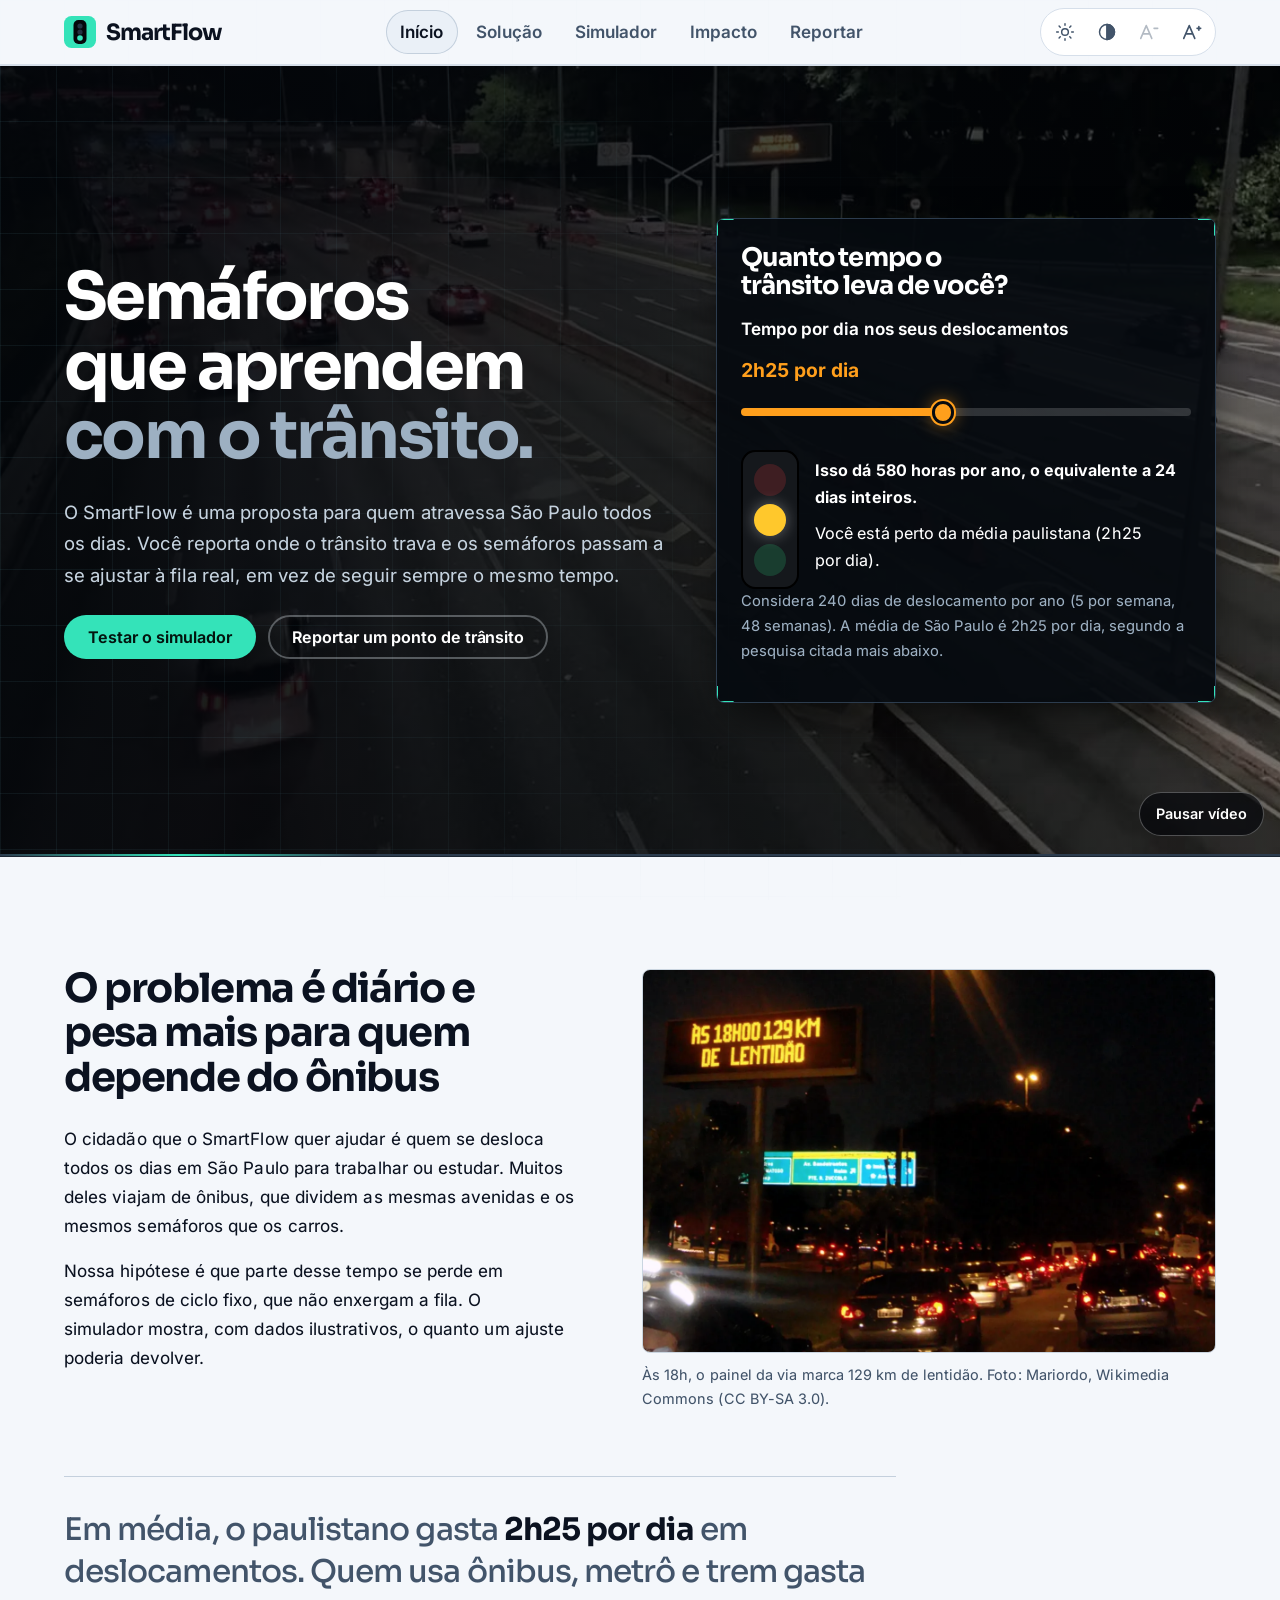
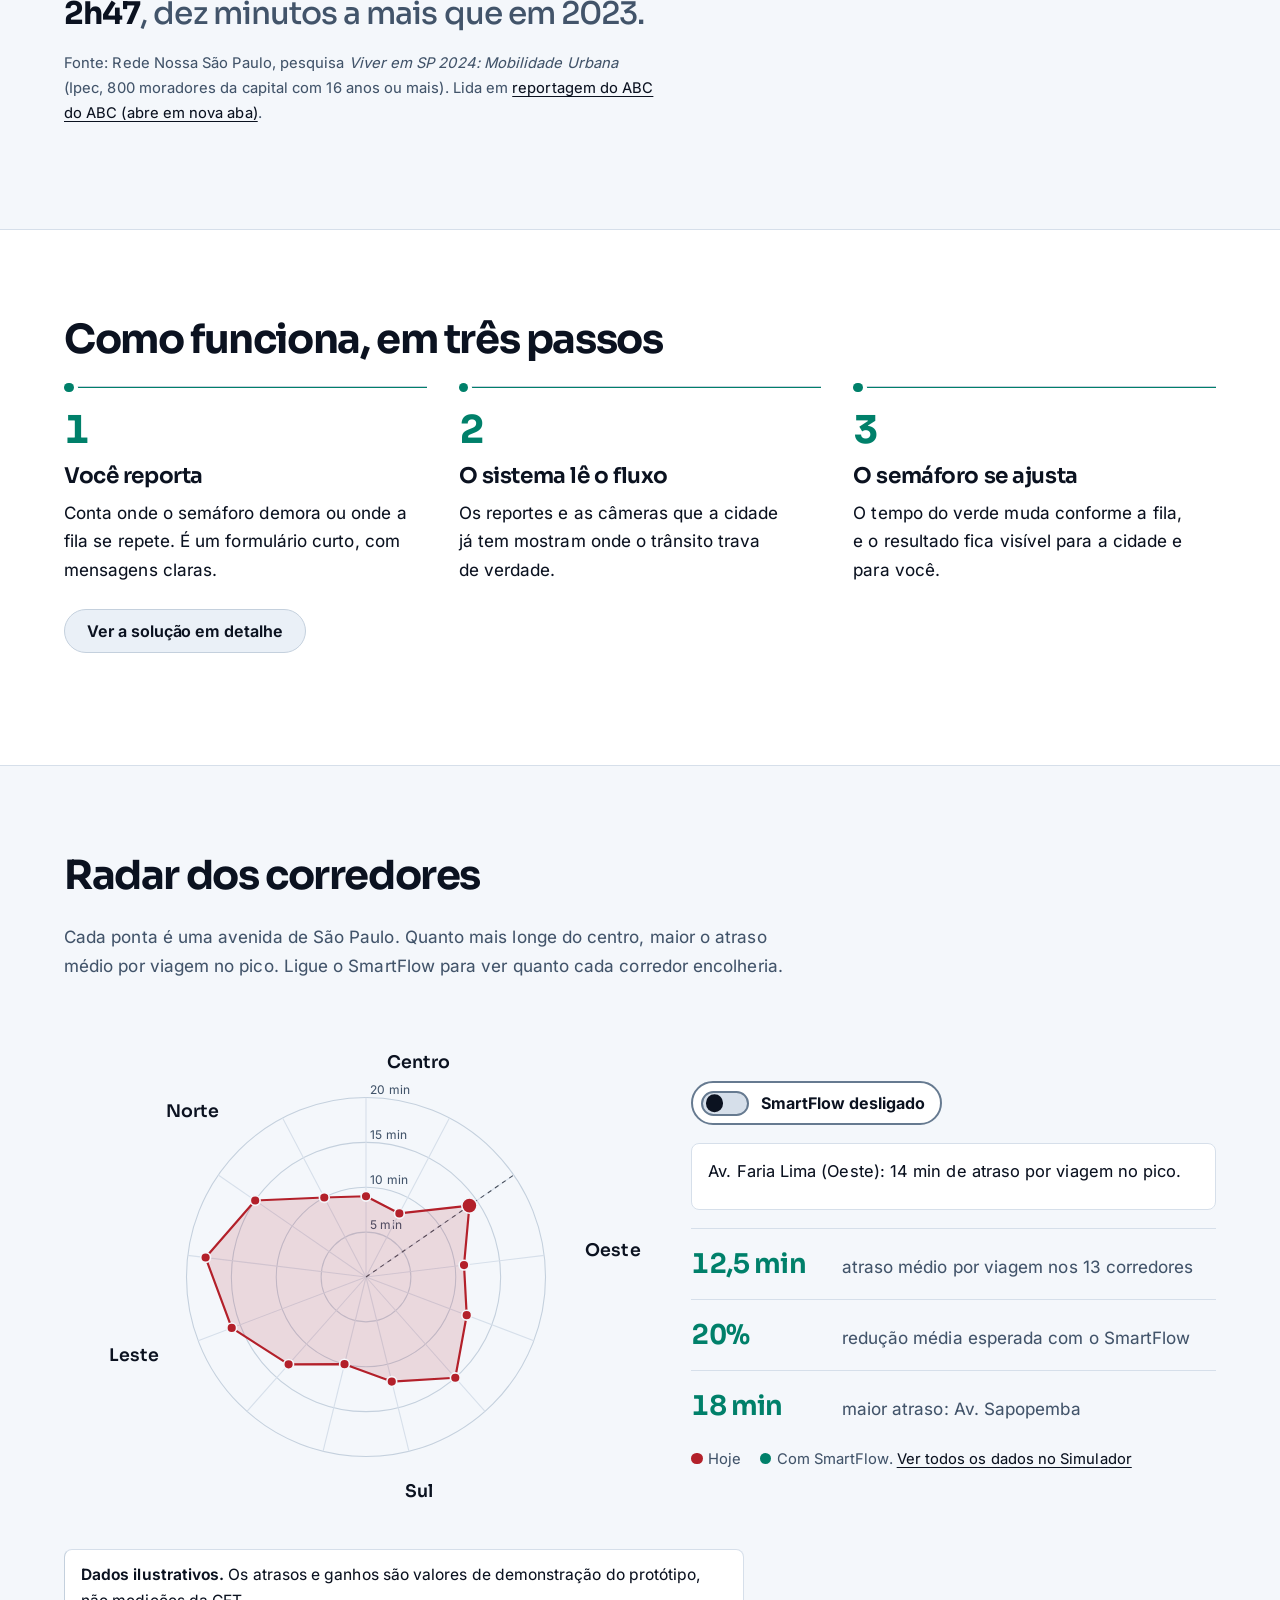
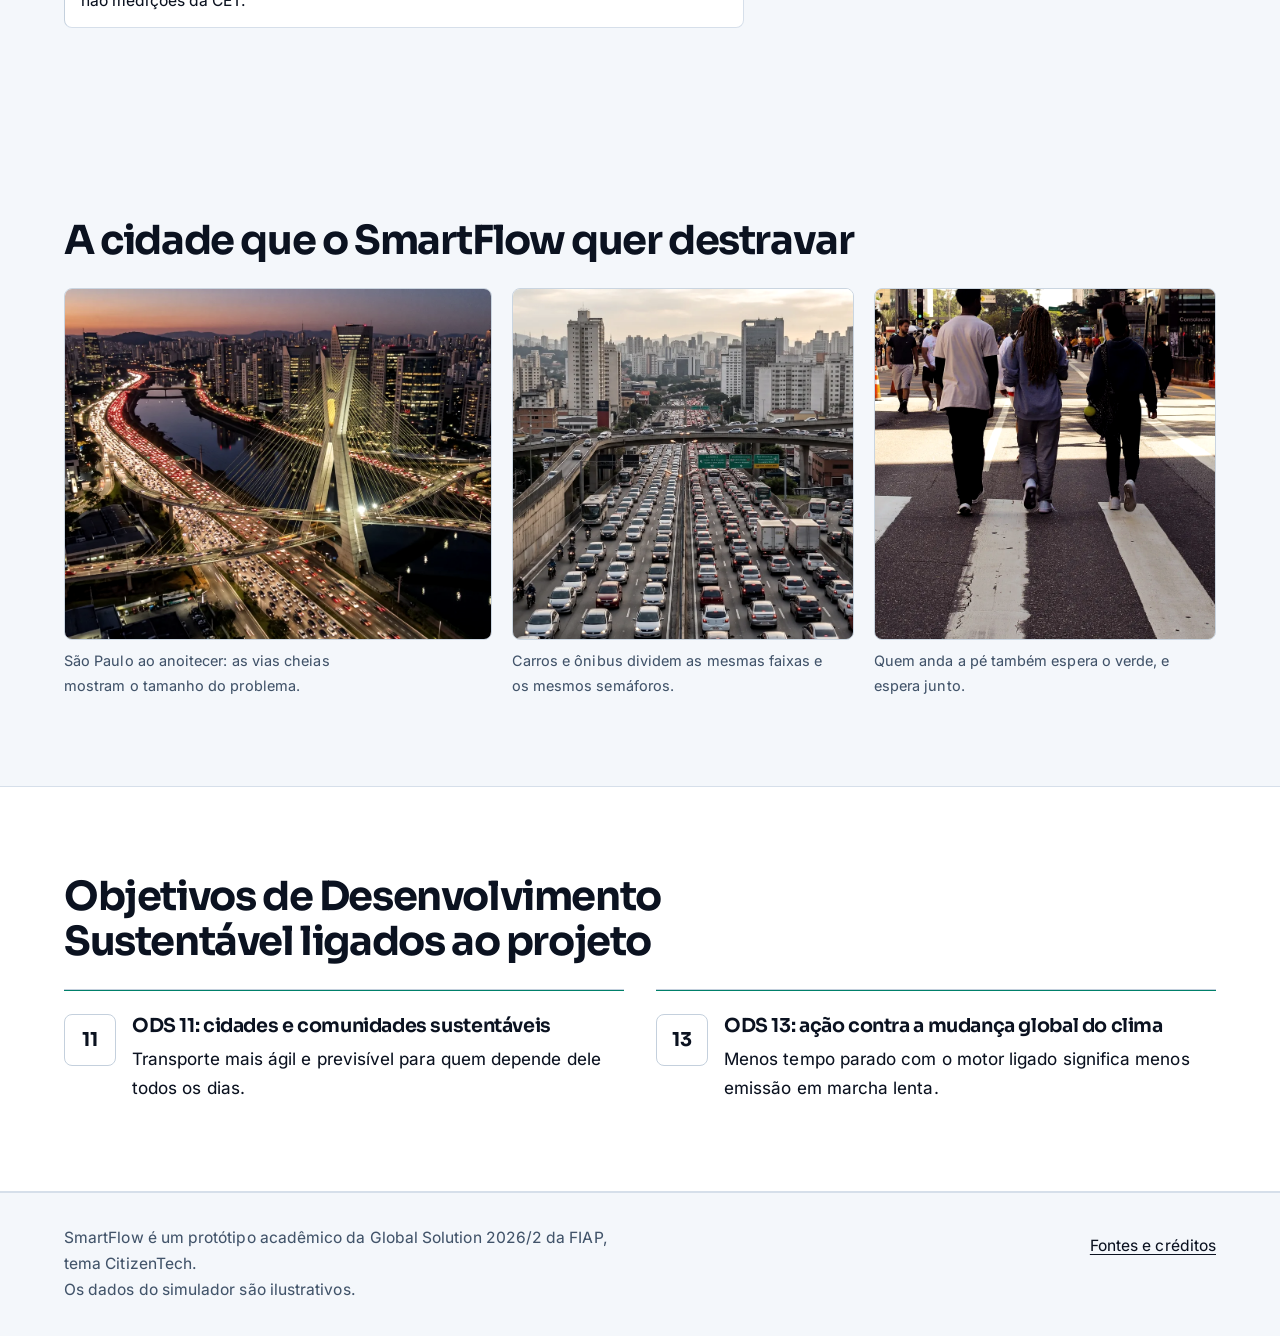
<file: index.html>
<!DOCTYPE html>
<html lang="pt-BR">
<head>
  <meta charset="UTF-8">
  <meta name="viewport" content="width=device-width, initial-scale=1">
  <title>SmartFlow: semáforos que aprendem com o trânsito</title>
  <meta name="description" content="Proposta CitizenTech para reduzir o tempo que o paulistano perde no trânsito, com semáforos que se adaptam ao fluxo real.">
  <meta property="og:type" content="website">
  <meta property="og:locale" content="pt_BR">
  <meta property="og:title" content="SmartFlow: semáforos que aprendem com o trânsito">
  <meta property="og:description" content="Proposta CitizenTech para reduzir o tempo que o paulistano perde no trânsito, com semáforos que se adaptam ao fluxo real.">
  <link rel="icon" type="image/svg+xml" href="img/favicon.svg">
  <link rel="icon" type="image/x-icon" sizes="any" href="img/favicon.ico">
  <link rel="apple-touch-icon" href="img/apple-touch-icon.png">
  <meta name="theme-color" content="#05070B">
  <script src="js/tema.js"></script>
  <link rel="stylesheet" href="css/fontes.css">
  <link rel="stylesheet" href="css/base.css">
  <link rel="stylesheet" href="css/home.css">
  <link rel="stylesheet" href="css/cidade.css">
  <script src="js/comum.js" defer></script>
  <script src="js/movimento.js" defer></script>
  <script src="js/dados.js" defer></script>
  <script src="js/home.js" defer></script>
  <script src="js/radar.js" defer></script>
</head>
<body>
  <div class="progresso" aria-hidden="true"></div>
  <a class="pular" href="#conteudo">Pular para o conteúdo</a>

  <header class="topo">
    <div class="container topo-interno">
      <a class="marca" href="index.html">
        <img src="img/logo-smartflow.svg" alt="" width="32" height="32">
        <span>SmartFlow</span>
      </a>
      <button type="button" class="menu-toggle" aria-expanded="false" aria-controls="menu-principal">Menu</button>
      <nav aria-label="Principal">
        <ul class="menu-lista" id="menu-principal">
        <li><a href="index.html" aria-current="page">Início</a></li>
        <li><a href="pages/solucao.html">Solução</a></li>
        <li><a href="pages/simulador.html">Simulador</a></li>
        <li><a href="pages/impacto.html">Impacto</a></li>
        <li><a href="pages/reportar.html">Reportar</a></li>
        </ul>
      </nav>
      <div class="preferencias" role="group" aria-label="Aparência e leitura">
        <button type="button" class="controle controle-tema" id="btn-tema" role="switch" aria-checked="false" aria-label="Tema claro" title="Alternar entre tema escuro e claro">
          <svg class="ic ic-sol" viewBox="0 0 24 24" width="20" height="20" fill="none" stroke="currentColor" stroke-width="1.75" stroke-linecap="round" stroke-linejoin="round" aria-hidden="true" focusable="false"><circle cx="12" cy="12" r="4"/><path d="M12 2v2M12 20v2M4.9 4.9l1.4 1.4M17.7 17.7l1.4 1.4M2 12h2M20 12h2M4.9 19.1l1.4-1.4M17.7 6.3l1.4-1.4"/></svg>
          <svg class="ic ic-lua" viewBox="0 0 24 24" width="20" height="20" fill="none" stroke="currentColor" stroke-width="1.75" stroke-linecap="round" stroke-linejoin="round" aria-hidden="true" focusable="false"><path d="M20.5 14.2A8.5 8.5 0 0 1 9.8 3.5a8.5 8.5 0 1 0 10.7 10.7z"/></svg>
        </button>
        <button type="button" class="controle" id="btn-contraste" aria-pressed="false" aria-label="Alto contraste" title="Alto contraste">
          <svg class="ic" viewBox="0 0 24 24" width="20" height="20" fill="none" stroke="currentColor" stroke-width="1.75" stroke-linecap="round" stroke-linejoin="round" aria-hidden="true" focusable="false"><circle cx="12" cy="12" r="9"/><path d="M12 3v18" /><path d="M12 3a9 9 0 0 1 0 18z" fill="currentColor"/></svg>
        </button>
        <button type="button" class="controle controle-a" id="btn-fonte-menos" aria-label="Diminuir texto" title="Diminuir texto"><svg class="ic" viewBox="0 0 24 24" width="22" height="22" fill="none" stroke="currentColor" stroke-width="1.75" stroke-linecap="round" stroke-linejoin="round" aria-hidden="true" focusable="false"><path d="M3 19 9 5l6 14M5.2 14h7.6"/><path d="M17.5 8h4"/></svg></button>
        <button type="button" class="controle controle-a" id="btn-fonte-mais" aria-label="Aumentar texto" title="Aumentar texto"><svg class="ic" viewBox="0 0 24 24" width="22" height="22" fill="none" stroke="currentColor" stroke-width="1.75" stroke-linecap="round" stroke-linejoin="round" aria-hidden="true" focusable="false"><path d="M3 19 9 5l6 14M5.2 14h7.6"/><path d="M17.5 8h4M19.5 6v4"/></svg></button>
      </div>
    </div>
  </header>

  <main id="conteudo" tabindex="-1">

    <section class="heroi" aria-labelledby="titulo-heroi">
      <video class="heroi-video" id="heroi-video" autoplay muted loop playsinline poster="img/fotos/video-marginal.jpg" aria-hidden="true" tabindex="-1">
        <source src="img/fotos/video-marginal.mp4" type="video/mp4">
      </video>
      <div class="heroi-veu" aria-hidden="true"></div>
      <div class="container heroi-grade">
        <div class="heroi-texto">
          <h1 id="titulo-heroi">Semáforos que aprendem <span class="cor">com o trânsito.</span></h1>
          <p>O SmartFlow é uma proposta para quem atravessa São Paulo todos os dias. Você reporta onde o trânsito trava e os semáforos passam a se ajustar à fila real, em vez de seguir sempre o mesmo tempo.</p>
          <div class="grupo-botoes">
            <a class="botao botao-faixa" href="pages/simulador.html">Testar o simulador</a>
            <a class="botao botao-contorno" href="pages/reportar.html">Reportar um ponto de trânsito</a>
          </div>
        </div>
      
        <section class="calculadora" aria-labelledby="titulo-calc">
          <h2 id="titulo-calc">Quanto tempo o trânsito leva de você?</h2>
          <div class="calc-rotulo">
            <label for="minutos">Tempo por dia nos seus deslocamentos</label>
            <output class="calc-valor" id="minutos-valor" for="minutos">2h25 por dia</output>
          </div>
          <input type="range" id="minutos" min="20" max="300" step="5" value="145" aria-describedby="calc-nota">
          <div class="calc-resultado" aria-live="polite">
            <div class="semaforo" id="semaforo" data-estado="amarelo" aria-hidden="true">
              <span class="lampada lampada-vermelha"></span>
              <span class="lampada lampada-amarela"></span>
              <span class="lampada lampada-verde"></span>
            </div>
            <div class="calc-texto">
              <p class="calc-destaque" id="calc-frase"></p>
              <p id="calc-comparacao"></p>
            </div>
          </div>
          <p class="nota" id="calc-nota">Considera 240 dias de deslocamento por ano (5 por semana, 48 semanas). A média de São Paulo é 2h25 por dia, segundo a pesquisa citada mais abaixo.</p>
        </section>
      </div>
      <button type="button" class="btn-video" id="btn-video" aria-pressed="false">Pausar vídeo</button>
    </section>

    <section class="secao" aria-labelledby="t-problema">
      <div class="container grade-2 problema">
        <div>
          <h2 id="t-problema">O problema é diário e pesa mais para quem depende do ônibus</h2>
          <p>O cidadão que o SmartFlow quer ajudar é quem se desloca todos os dias em São Paulo para trabalhar ou estudar. Muitos deles viajam de ônibus, que dividem as mesmas avenidas e os mesmos semáforos que os carros.</p>
          <p>Nossa hipótese é que parte desse tempo se perde em semáforos de ciclo fixo, que não enxergam a fila. O simulador mostra, com dados ilustrativos, o quanto um ajuste poderia devolver.</p>
        </div>
        <figure class="foto-secao foto-alta">
          <img src="img/fotos/sp-marginal-lentidao.webp" alt="Marginal à noite com fila de carros de faróis acesos sob um painel que marca 129 quilômetros de lentidão às 18 horas." width="1280" height="853">
          <figcaption>Às 18h, o painel da via marca 129 km de lentidão. Foto: Mariordo, Wikimedia Commons (CC BY-SA 3.0).</figcaption>
        </figure>
      </div>
      <div class="container">
        <aside class="dado-frase" aria-label="Dado de referência">
          <p class="dado-destaque">Em média, o paulistano gasta <strong>2h25 por dia</strong> em deslocamentos. Quem usa ônibus, metrô e trem gasta <strong>2h47</strong>, dez minutos a mais que em 2023.</p>
          <p class="fonte">Fonte: Rede Nossa São Paulo, pesquisa <em>Viver em SP 2024: Mobilidade Urbana</em> (Ipec, 800 moradores da capital com 16 anos ou mais). Lida em <a href="https://abcdoabc.com.br/tempo-gasto-no-transporte-publico-na-cidade-de-sp-sobe-10-minutos-em-um-ano/" target="_blank" rel="noopener noreferrer">reportagem do ABC do ABC (abre em nova aba)</a>.</p>
        </aside>
      </div>
    </section>

    <section class="secao secao-clara" aria-labelledby="t-como">
      <div class="container">
        <h2 id="t-como" class="secao-titulo">Como funciona, em três passos</h2>
        <ol class="passos">
          <li>
            <h3>Você reporta</h3>
            <p>Conta onde o semáforo demora ou onde a fila se repete. É um formulário curto, com mensagens claras.</p>
          </li>
          <li>
            <h3>O sistema lê o fluxo</h3>
            <p>Os reportes e as câmeras que a cidade já tem mostram onde o trânsito trava de verdade.</p>
          </li>
          <li>
            <h3>O semáforo se ajusta</h3>
            <p>O tempo do verde muda conforme a fila, e o resultado fica visível para a cidade e para você.</p>
          </li>
        </ol>
        <div class="grupo-botoes">
          <a class="botao botao-escuro" href="pages/solucao.html">Ver a solução em detalhe</a>
        </div>
      </div>
    </section>

    <section class="secao secao-radar" aria-labelledby="t-radar">
      <div class="container">
        <h2 id="t-radar" class="secao-titulo">Radar dos corredores</h2>
        <p class="radar-intro">Cada ponta é uma avenida de São Paulo. Quanto mais longe do centro, maior o atraso médio por viagem no pico. Ligue o SmartFlow para ver quanto cada corredor encolheria.</p>
        <div class="radar-grade">
          <div class="radar-caixa" id="radar-caixa" tabindex="0" role="group" aria-label="Radar dos corredores. Use as setas do teclado para percorrer as avenidas.">
            <svg id="radar-svg" viewBox="0 0 500 500" role="img" aria-label="Radar dos corredores de São Paulo."></svg>
          </div>
          <div class="radar-lateral">
            <button type="button" class="chave" id="radar-chave" role="switch" aria-checked="false">
              <span class="chave-trilho" aria-hidden="true"><span class="chave-bola"></span></span>
              <span id="radar-chave-texto">SmartFlow desligado</span>
            </button>
            <p class="radar-info" id="radar-info" aria-live="polite"></p>
            <ul class="radar-resumo">
              <li><strong id="radar-media">0 min</strong><span>atraso médio por viagem nos 13 corredores</span></li>
              <li><strong id="radar-ganho">0%</strong><span>redução média esperada com o SmartFlow</span></li>
              <li><strong id="radar-maior">0 min</strong><span>maior atraso: <span id="radar-maior-nome"></span></span></li>
            </ul>
            <p class="radar-nota"><span class="radar-leg radar-leg-sem" aria-hidden="true"></span>Hoje <span class="radar-leg radar-leg-com" aria-hidden="true"></span>Com SmartFlow. <a href="pages/simulador.html">Ver todos os dados no Simulador</a></p>
          </div>
        </div>
        <p class="aviso-dados"><strong>Dados ilustrativos.</strong> Os atrasos e ganhos são valores de demonstração do protótipo, não medições da CET.</p>
      </div>
    </section>

    <section class="secao" aria-labelledby="t-cidade">
      <div class="container">
        <h2 id="t-cidade" class="secao-titulo">A cidade que o SmartFlow quer destravar</h2>
        <ul class="galeria">
          <li><figure><img src="img/fotos/sp-estaiada-noite.webp" alt="Vista aérea de São Paulo ao anoitecer, com a ponte Octávio Frias de Oliveira e as marginais cheias de carros." width="1600" height="893" loading="lazy"><figcaption>São Paulo ao anoitecer: as vias cheias mostram o tamanho do problema.</figcaption></figure></li>
          <li><figure><img src="img/fotos/sp-viaduto-lentidao.webp" alt="Avenida e viadutos de São Paulo com trânsito parado, ônibus, caminhões e motos entre os carros." width="1600" height="893" loading="lazy"><figcaption>Carros e ônibus dividem as mesmas faixas e os mesmos semáforos.</figcaption></figure></li>
          <li><figure><img src="img/fotos/sp-pedestres-faixa.webp" alt="Pessoas atravessando uma faixa de pedestres em uma avenida larga de São Paulo, vistas de costas." width="1200" height="900" loading="lazy"><figcaption>Quem anda a pé também espera o verde, e espera junto.</figcaption></figure></li>
        </ul>
      </div>
    </section>

    <section class="secao secao-clara" aria-labelledby="t-ods">
      <div class="container">
        <h2 id="t-ods" class="secao-titulo">Objetivos de Desenvolvimento Sustentável ligados ao projeto</h2>
        <ul class="lista-ods">
          <li>
            <span class="selo-ods" aria-hidden="true">11</span>
            <div>
              <h3>ODS 11: cidades e comunidades sustentáveis</h3>
              <p>Transporte mais ágil e previsível para quem depende dele todos os dias.</p>
            </div>
          </li>
          <li>
            <span class="selo-ods" aria-hidden="true">13</span>
            <div>
              <h3>ODS 13: ação contra a mudança global do clima</h3>
              <p>Menos tempo parado com o motor ligado significa menos emissão em marcha lenta.</p>
            </div>
          </li>
        </ul>
      </div>
    </section>

  </main>

  <footer class="rodape">
    <div class="container rodape-interno">
      <p>SmartFlow é um protótipo acadêmico da Global Solution 2026/2 da FIAP, tema CitizenTech.<br>Os dados do simulador são ilustrativos.</p>
      <ul class="rodape-links">
        <li><a href="pages/impacto.html#fontes">Fontes e créditos</a></li>
      </ul>
    </div>
  </footer>
</body>
</html>
</file>
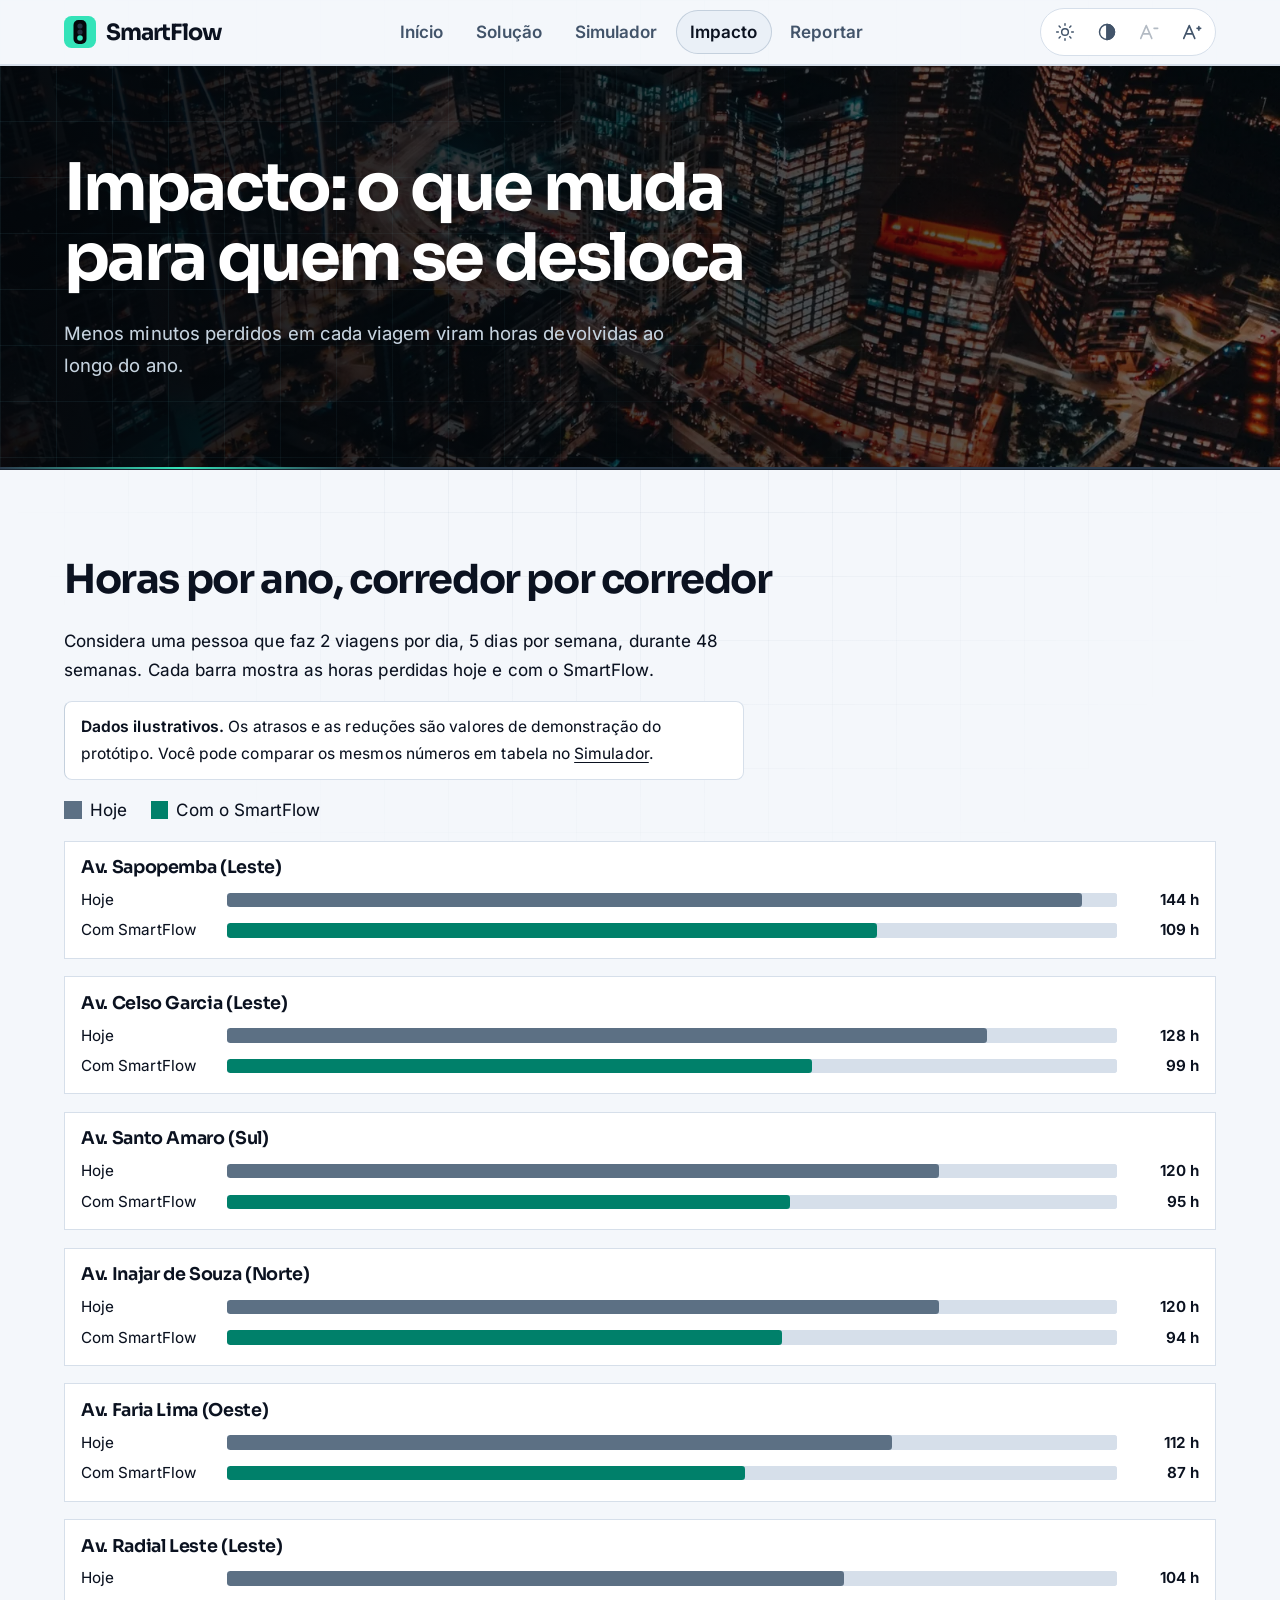
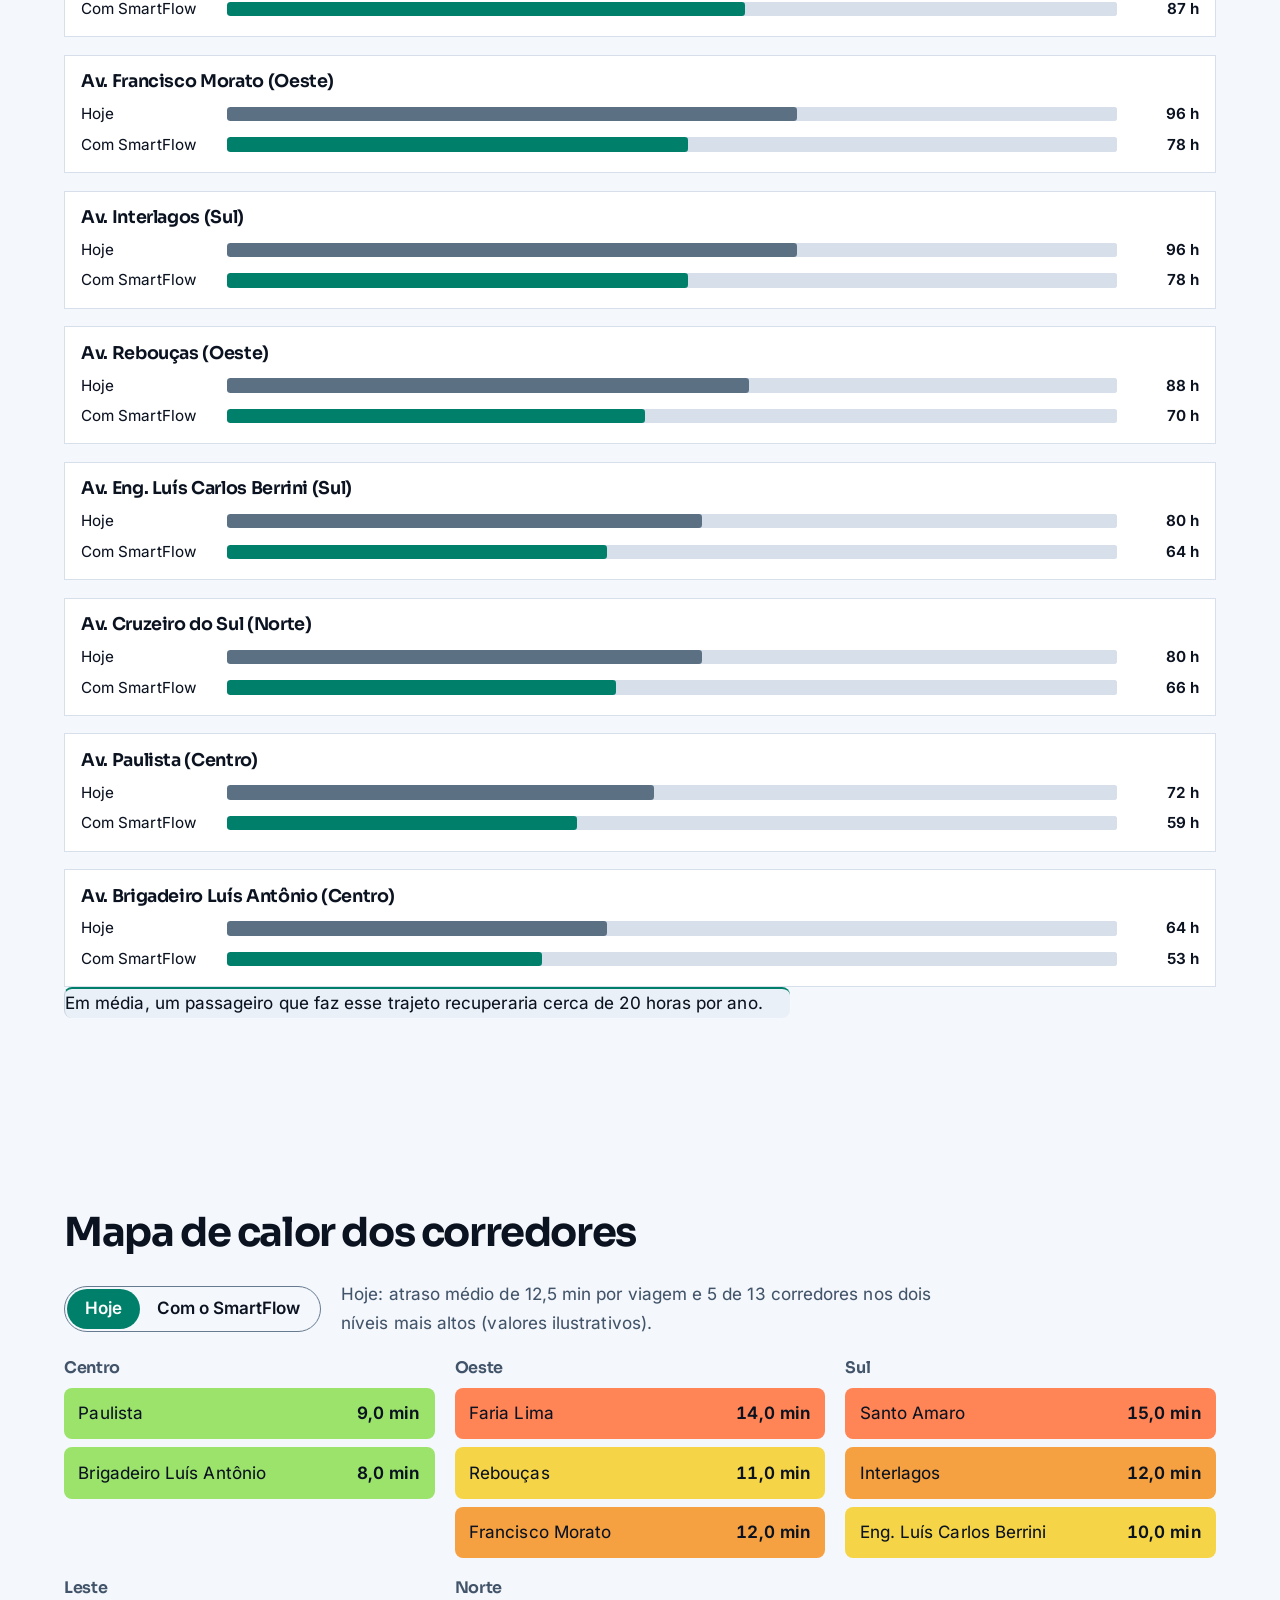
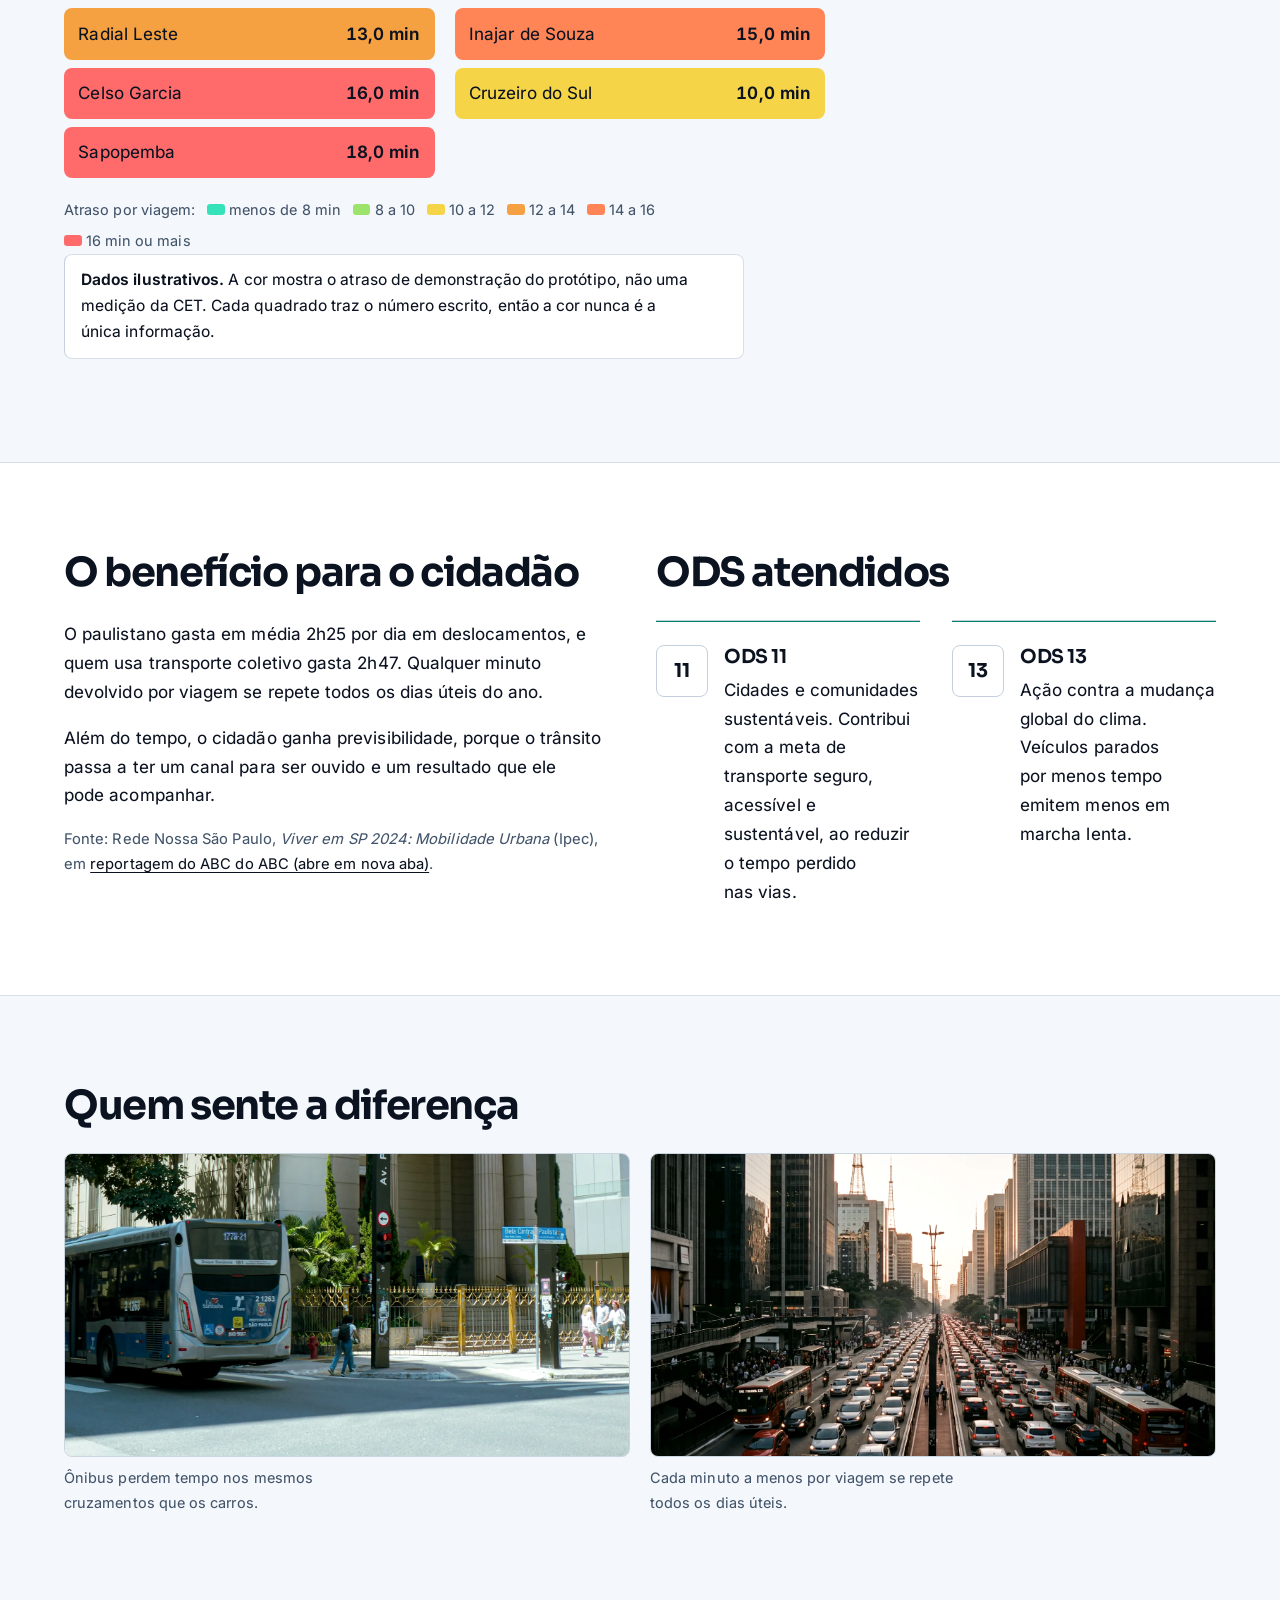
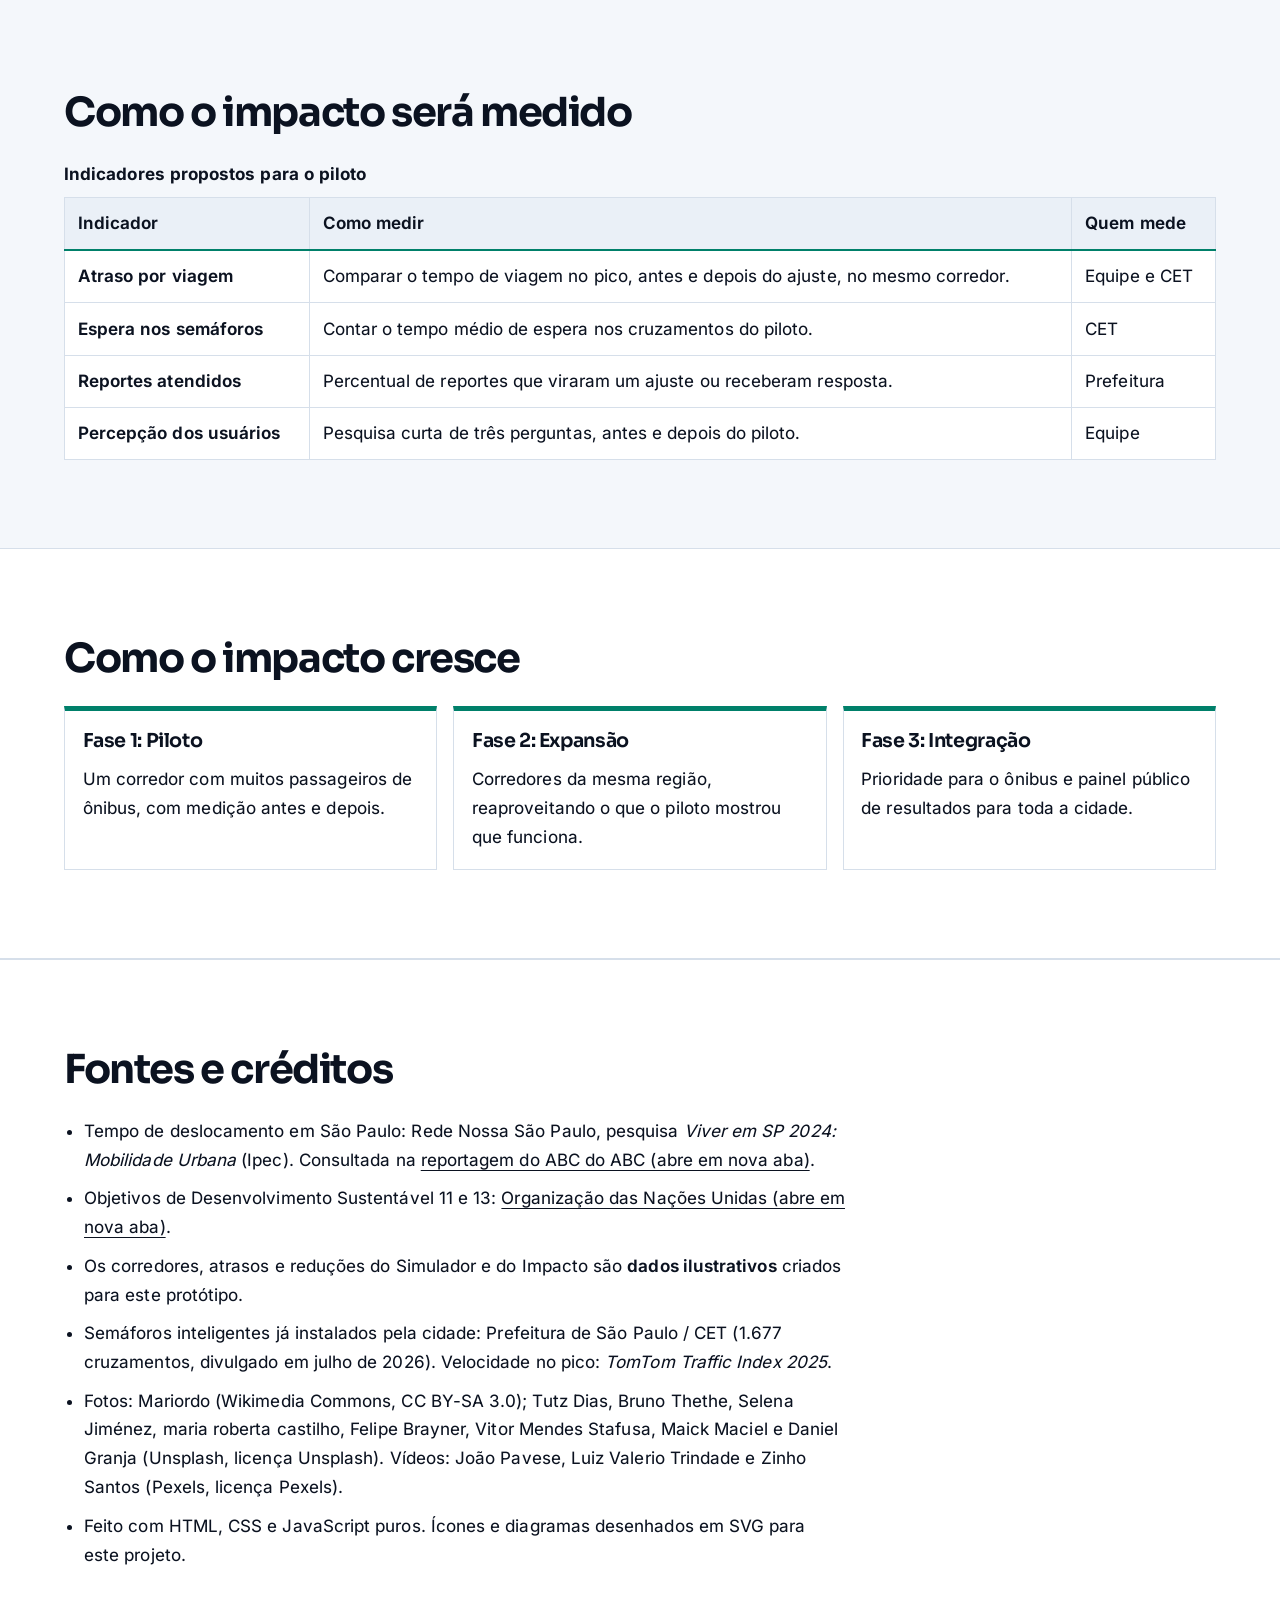
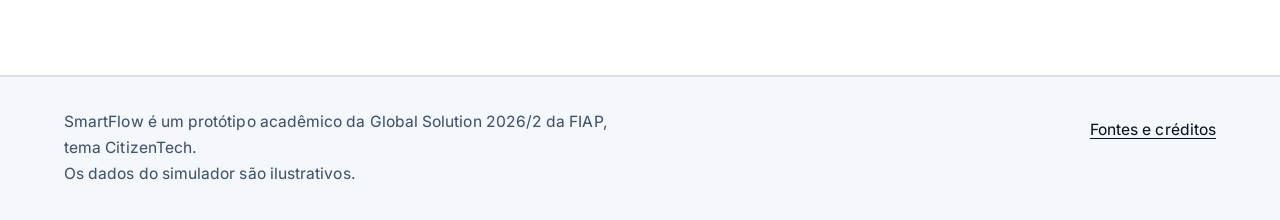
<file: pages/impacto.html>
<!DOCTYPE html>
<html lang="pt-BR">
<head>
  <meta charset="UTF-8">
  <meta name="viewport" content="width=device-width, initial-scale=1">
  <title>Impacto | SmartFlow</title>
  <meta name="description" content="Horas devolvidas por ano, ODS 11 e 13, indicadores e plano de expansão do SmartFlow.">
  <meta property="og:type" content="website">
  <meta property="og:locale" content="pt_BR">
  <meta property="og:title" content="Impacto | SmartFlow">
  <meta property="og:description" content="Horas devolvidas por ano, ODS 11 e 13, indicadores e plano de expansão do SmartFlow.">
  <link rel="icon" type="image/svg+xml" href="../img/favicon.svg">
  <link rel="icon" type="image/x-icon" sizes="any" href="../img/favicon.ico">
  <link rel="apple-touch-icon" href="../img/apple-touch-icon.png">
  <meta name="theme-color" content="#05070B">
  <script src="../js/tema.js"></script>
  <link rel="stylesheet" href="../css/fontes.css">
  <link rel="stylesheet" href="../css/base.css">
  <link rel="stylesheet" href="../css/home.css">
  <link rel="stylesheet" href="../css/paginas.css">
  <link rel="stylesheet" href="../css/impacto.css">
  <link rel="stylesheet" href="../css/cidade.css">
  <script src="../js/comum.js" defer></script>
  <script src="../js/movimento.js" defer></script>
  <script src="../js/dados.js" defer></script>
  <script src="../js/impacto.js" defer></script>
  <script src="../js/calor.js" defer></script>
</head>
<body>
  <div class="progresso" aria-hidden="true"></div>
  <a class="pular" href="#conteudo">Pular para o conteúdo</a>

  <header class="topo">
    <div class="container topo-interno">
      <a class="marca" href="../index.html">
        <img src="../img/logo-smartflow.svg" alt="" width="32" height="32">
        <span>SmartFlow</span>
      </a>
      <button type="button" class="menu-toggle" aria-expanded="false" aria-controls="menu-principal">Menu</button>
      <nav aria-label="Principal">
        <ul class="menu-lista" id="menu-principal">
        <li><a href="../index.html">Início</a></li>
        <li><a href="solucao.html">Solução</a></li>
        <li><a href="simulador.html">Simulador</a></li>
        <li><a href="impacto.html" aria-current="page">Impacto</a></li>
        <li><a href="reportar.html">Reportar</a></li>
        </ul>
      </nav>
      <div class="preferencias" role="group" aria-label="Aparência e leitura">
        <button type="button" class="controle controle-tema" id="btn-tema" role="switch" aria-checked="false" aria-label="Tema claro" title="Alternar entre tema escuro e claro">
          <svg class="ic ic-sol" viewBox="0 0 24 24" width="20" height="20" fill="none" stroke="currentColor" stroke-width="1.75" stroke-linecap="round" stroke-linejoin="round" aria-hidden="true" focusable="false"><circle cx="12" cy="12" r="4"/><path d="M12 2v2M12 20v2M4.9 4.9l1.4 1.4M17.7 17.7l1.4 1.4M2 12h2M20 12h2M4.9 19.1l1.4-1.4M17.7 6.3l1.4-1.4"/></svg>
          <svg class="ic ic-lua" viewBox="0 0 24 24" width="20" height="20" fill="none" stroke="currentColor" stroke-width="1.75" stroke-linecap="round" stroke-linejoin="round" aria-hidden="true" focusable="false"><path d="M20.5 14.2A8.5 8.5 0 0 1 9.8 3.5a8.5 8.5 0 1 0 10.7 10.7z"/></svg>
        </button>
        <button type="button" class="controle" id="btn-contraste" aria-pressed="false" aria-label="Alto contraste" title="Alto contraste">
          <svg class="ic" viewBox="0 0 24 24" width="20" height="20" fill="none" stroke="currentColor" stroke-width="1.75" stroke-linecap="round" stroke-linejoin="round" aria-hidden="true" focusable="false"><circle cx="12" cy="12" r="9"/><path d="M12 3v18" /><path d="M12 3a9 9 0 0 1 0 18z" fill="currentColor"/></svg>
        </button>
        <button type="button" class="controle controle-a" id="btn-fonte-menos" aria-label="Diminuir texto" title="Diminuir texto"><svg class="ic" viewBox="0 0 24 24" width="22" height="22" fill="none" stroke="currentColor" stroke-width="1.75" stroke-linecap="round" stroke-linejoin="round" aria-hidden="true" focusable="false"><path d="M3 19 9 5l6 14M5.2 14h7.6"/><path d="M17.5 8h4"/></svg></button>
        <button type="button" class="controle controle-a" id="btn-fonte-mais" aria-label="Aumentar texto" title="Aumentar texto"><svg class="ic" viewBox="0 0 24 24" width="22" height="22" fill="none" stroke="currentColor" stroke-width="1.75" stroke-linecap="round" stroke-linejoin="round" aria-hidden="true" focusable="false"><path d="M3 19 9 5l6 14M5.2 14h7.6"/><path d="M17.5 8h4M19.5 6v4"/></svg></button>
      </div>
    </div>
  </header>

  <main id="conteudo" tabindex="-1">

    <div class="cabecalho-pagina cab-impacto">
      <div class="container cab-grade">
        <div>
        <h1>Impacto: o que muda para quem se desloca</h1>
        <p>Menos minutos perdidos em cada viagem viram horas devolvidas ao longo do ano.</p>
      </div>
      </div>
    </div>

    <section class="secao" aria-labelledby="t-grafico">
      <div class="container">
        <h2 id="t-grafico">Horas por ano, corredor por corredor</h2>
        <p>Considera uma pessoa que faz 2 viagens por dia, 5 dias por semana, durante 48 semanas. Cada barra mostra as horas perdidas hoje e com o SmartFlow.</p>
        <p class="aviso-dados"><strong>Dados ilustrativos.</strong> Os atrasos e as reduções são valores de demonstração do protótipo. Você pode comparar os mesmos números em tabela no <a href="simulador.html">Simulador</a>.</p>

        <ul class="legenda" aria-hidden="true">
          <li><span class="legenda-cor"></span> Hoje</li>
          <li><span class="legenda-cor verde"></span> Com o SmartFlow</li>
        </ul>

        <ul class="grafico" id="grafico-corredores"></ul>
        <p class="resumo" id="impacto-total" role="status"></p>
      </div>
    </section>

    <section class="secao" aria-labelledby="t-calor">
      <div class="container">
        <h2 id="t-calor" class="secao-titulo">Mapa de calor dos corredores</h2>
        <div class="calor-controles">
          <div class="calor-grupo-botoes" role="group" aria-label="Escolha o cenário">
            <button type="button" class="calor-botao" data-calor="hoje" aria-pressed="true">Hoje</button>
            <button type="button" class="calor-botao" data-calor="depois" aria-pressed="false">Com o SmartFlow</button>
          </div>
          <p class="calor-resumo" id="calor-resumo" aria-live="polite"></p>
        </div>
        <div id="calor-mapa"></div>
        <p class="calor-legenda"><span>Atraso por viagem:</span>
          <span><i class="calor-n0"></i> menos de 8 min</span><span><i class="calor-n1"></i> 8 a 10</span><span><i class="calor-n2"></i> 10 a 12</span>
          <span><i class="calor-n3"></i> 12 a 14</span><span><i class="calor-n4"></i> 14 a 16</span><span><i class="calor-n5"></i> 16 min ou mais</span></p>
        <p class="aviso-dados"><strong>Dados ilustrativos.</strong> A cor mostra o atraso de demonstração do protótipo, não uma medição da CET. Cada quadrado traz o número escrito, então a cor nunca é a única informação.</p>
      </div>
    </section>

    <section class="secao secao-clara" aria-labelledby="t-cidadao">
      <div class="container grade-2">
        <div>
          <h2 id="t-cidadao">O benefício para o cidadão</h2>
          <p>O paulistano gasta em média 2h25 por dia em deslocamentos, e quem usa transporte coletivo gasta 2h47. Qualquer minuto devolvido por viagem se repete todos os dias úteis do ano.</p>
          <p>Além do tempo, o cidadão ganha previsibilidade, porque o trânsito passa a ter um canal para ser ouvido e um resultado que ele pode acompanhar.</p>
          <p class="fonte">Fonte: Rede Nossa São Paulo, <em>Viver em SP 2024: Mobilidade Urbana</em> (Ipec), em <a href="https://abcdoabc.com.br/tempo-gasto-no-transporte-publico-na-cidade-de-sp-sobe-10-minutos-em-um-ano/" target="_blank" rel="noopener noreferrer">reportagem do ABC do ABC (abre em nova aba)</a>.</p>
        </div>
        <div>
          <h2 id="t-ods">ODS atendidos</h2>
          <ul class="lista-ods">
            <li>
              <span class="selo-ods" aria-hidden="true">11</span>
              <div>
                <h3>ODS 11</h3>
                <p>Cidades e comunidades sustentáveis. Contribui com a meta de transporte seguro, acessível e sustentável, ao reduzir o tempo perdido nas vias.</p>
              </div>
            </li>
            <li>
              <span class="selo-ods" aria-hidden="true">13</span>
              <div>
                <h3>ODS 13</h3>
                <p>Ação contra a mudança global do clima. Veículos parados por menos tempo emitem menos em marcha lenta.</p>
              </div>
            </li>
          </ul>
        </div>
      </div>
    </section>

    <section class="secao" aria-labelledby="t-quem">
      <div class="container">
        <h2 id="t-quem" class="secao-titulo">Quem sente a diferença</h2>
        <ul class="galeria galeria-2">
          <li><figure><img src="../img/fotos/sp-onibus-paulista.webp" alt="Ônibus municipal parado em um cruzamento da Avenida Paulista, ao lado de um semáforo e de pedestres na calçada." width="1600" height="893" loading="lazy"><figcaption>Ônibus perdem tempo nos mesmos cruzamentos que os carros.</figcaption></figure></li>
          <li><figure><img src="../img/fotos/sp-paulista-entardecer.webp" alt="Avenida Paulista no fim da tarde, com trânsito intenso e ônibus nos dois sentidos." width="1600" height="893" loading="lazy"><figcaption>Cada minuto a menos por viagem se repete todos os dias úteis.</figcaption></figure></li>
        </ul>
      </div>
    </section>

    <section class="secao" aria-labelledby="t-medir">
      <div class="container">
        <h2 id="t-medir" class="secao-titulo">Como o impacto será medido</h2>
        <div class="rolagem" tabindex="0" role="region" aria-label="Tabela de indicadores, role para ver tudo">
          <table class="tabela-simples">
            <caption>Indicadores propostos para o piloto</caption>
            <thead>
              <tr><th scope="col">Indicador</th><th scope="col">Como medir</th><th scope="col">Quem mede</th></tr>
            </thead>
            <tbody>
              <tr><th scope="row">Atraso por viagem</th><td>Comparar o tempo de viagem no pico, antes e depois do ajuste, no mesmo corredor.</td><td>Equipe e CET</td></tr>
              <tr><th scope="row">Espera nos semáforos</th><td>Contar o tempo médio de espera nos cruzamentos do piloto.</td><td>CET</td></tr>
              <tr><th scope="row">Reportes atendidos</th><td>Percentual de reportes que viraram um ajuste ou receberam resposta.</td><td>Prefeitura</td></tr>
              <tr><th scope="row">Percepção dos usuários</th><td>Pesquisa curta de três perguntas, antes e depois do piloto.</td><td>Equipe</td></tr>
            </tbody>
          </table>
        </div>
      </div>
    </section>

    <section class="secao secao-clara" aria-labelledby="t-ampliar">
      <div class="container">
        <h2 id="t-ampliar" class="secao-titulo">Como o impacto cresce</h2>
        <ol class="fases">
          <li><h3>Piloto</h3><p>Um corredor com muitos passageiros de ônibus, com medição antes e depois.</p></li>
          <li><h3>Expansão</h3><p>Corredores da mesma região, reaproveitando o que o piloto mostrou que funciona.</p></li>
          <li><h3>Integração</h3><p>Prioridade para o ônibus e painel público de resultados para toda a cidade.</p></li>
        </ol>
      </div>
    </section>

    <section class="secao secao-clara" id="fontes" aria-labelledby="t-fontes">
      <div class="container">
        <h2 id="t-fontes">Fontes e créditos</h2>
        <ul class="lista-fontes">
          <li>Tempo de deslocamento em São Paulo: Rede Nossa São Paulo, pesquisa <em>Viver em SP 2024: Mobilidade Urbana</em> (Ipec). Consultada na <a href="https://abcdoabc.com.br/tempo-gasto-no-transporte-publico-na-cidade-de-sp-sobe-10-minutos-em-um-ano/" target="_blank" rel="noopener noreferrer">reportagem do ABC do ABC (abre em nova aba)</a>.</li>
          <li>Objetivos de Desenvolvimento Sustentável 11 e 13: <a href="https://sdgs.un.org/goals" target="_blank" rel="noopener noreferrer">Organização das Nações Unidas (abre em nova aba)</a>.</li>
          <li>Os corredores, atrasos e reduções do Simulador e do Impacto são <strong>dados ilustrativos</strong> criados para este protótipo.</li>
          <li>Semáforos inteligentes já instalados pela cidade: Prefeitura de São Paulo / CET (1.677 cruzamentos, divulgado em julho de 2026). Velocidade no pico: <em>TomTom Traffic Index 2025</em>.</li>
          <li>Fotos: Mariordo (Wikimedia Commons, CC BY-SA 3.0); Tutz Dias, Bruno Thethe, Selena Jiménez, maria roberta castilho, Felipe Brayner, Vitor Mendes Stafusa, Maick Maciel e Daniel Granja (Unsplash, licença Unsplash). Vídeos: João Pavese, Luiz Valerio Trindade e Zinho Santos (Pexels, licença Pexels).</li>
          <li>Feito com HTML, CSS e JavaScript puros. Ícones e diagramas desenhados em SVG para este projeto.</li>
        </ul>
      </div>
    </section>

    <!--
      VALIDAÇÃO COM PESSOAS (diferencial do edital)
      Depois de conversar com pessoas reais, descomente o bloco abaixo e escreva o que elas disseram e o que mudou no projeto.
      Use só o que de fato aconteceu.

    <section class="secao" aria-labelledby="t-validacao">
      <div class="container">
        <h2 id="t-validacao">O que ouvimos de quem usa a via</h2>
        <p>Conversamos com N pessoas que se deslocam por São Paulo. ESCREVA AQUI o que elas disseram.</p>
        <p>Por causa disso, mudamos: ESCREVA AQUI a mudança.</p>
      </div>
    </section>
    -->

  </main>

  <footer class="rodape">
    <div class="container rodape-interno">
      <p>SmartFlow é um protótipo acadêmico da Global Solution 2026/2 da FIAP, tema CitizenTech.<br>Os dados do simulador são ilustrativos.</p>
      <ul class="rodape-links">
        <li><a href="impacto.html#fontes">Fontes e créditos</a></li>
      </ul>
    </div>
  </footer>
</body>
</html>
</file>
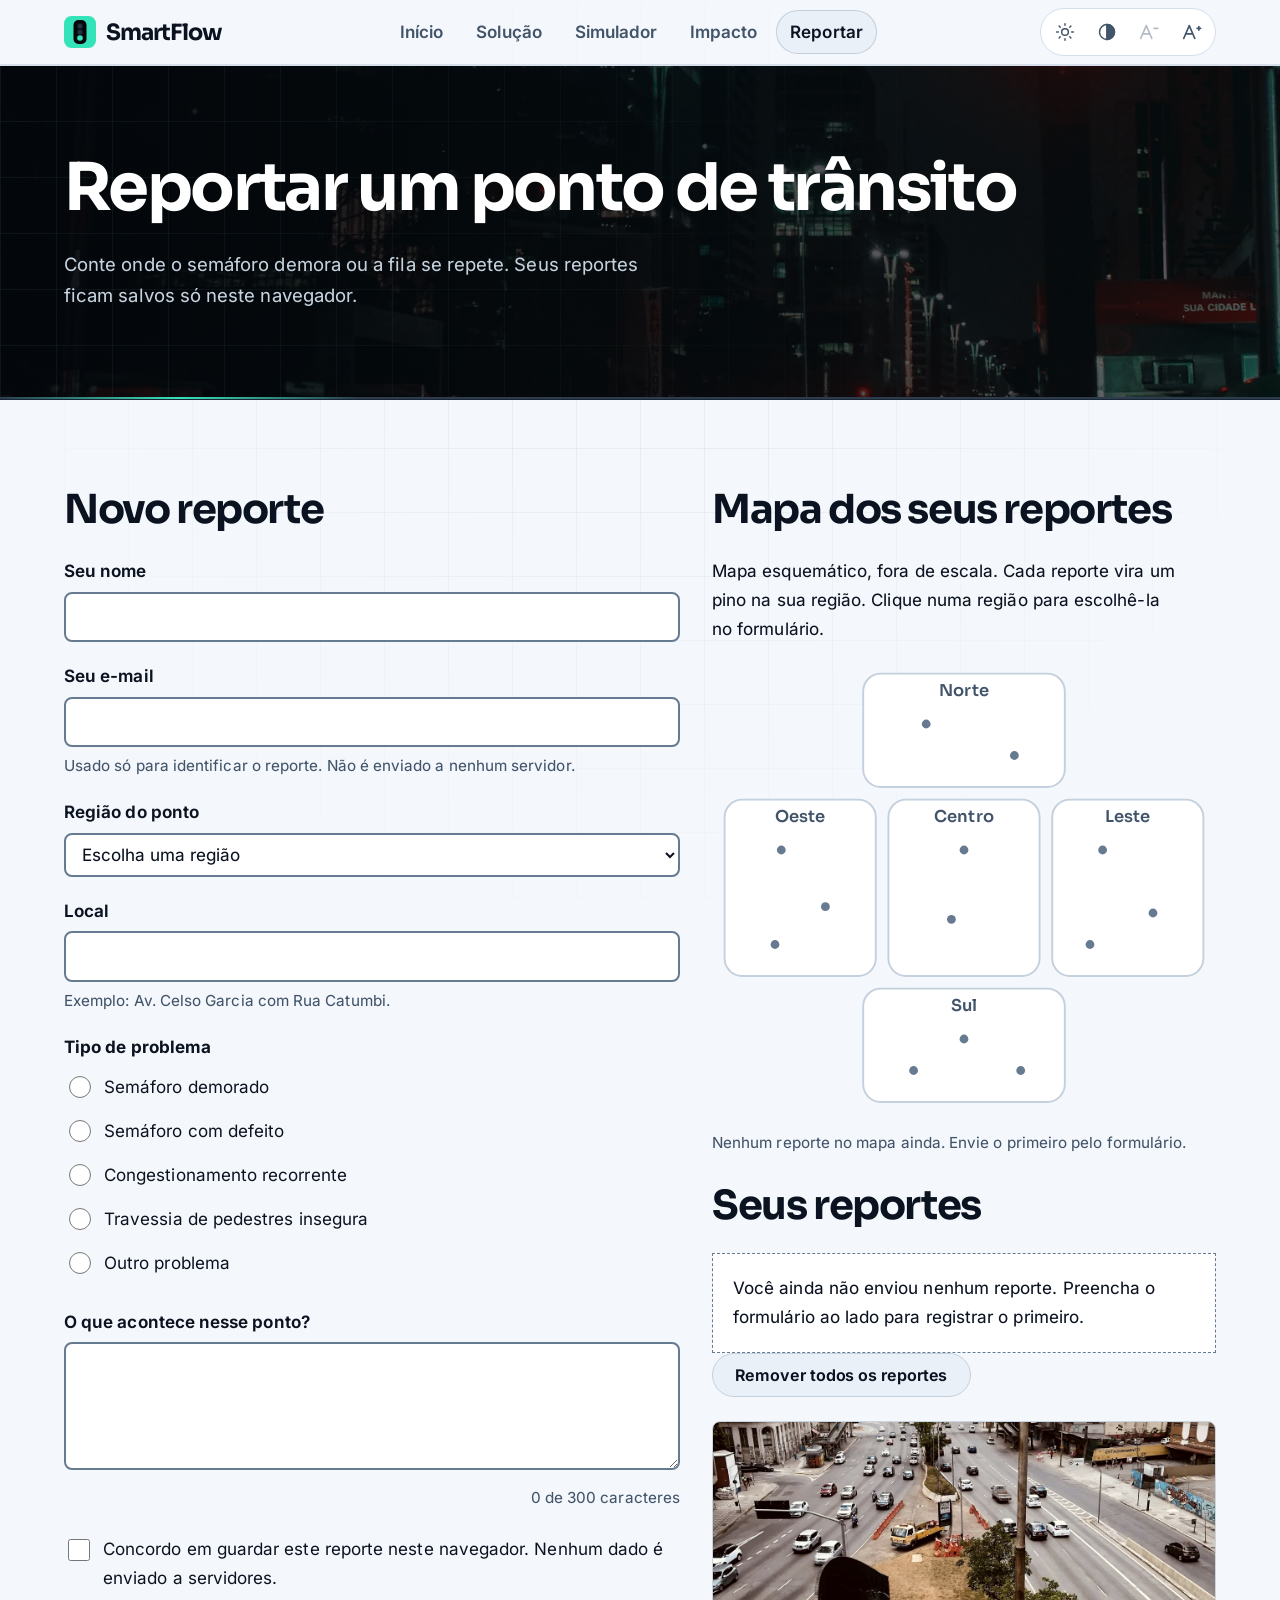
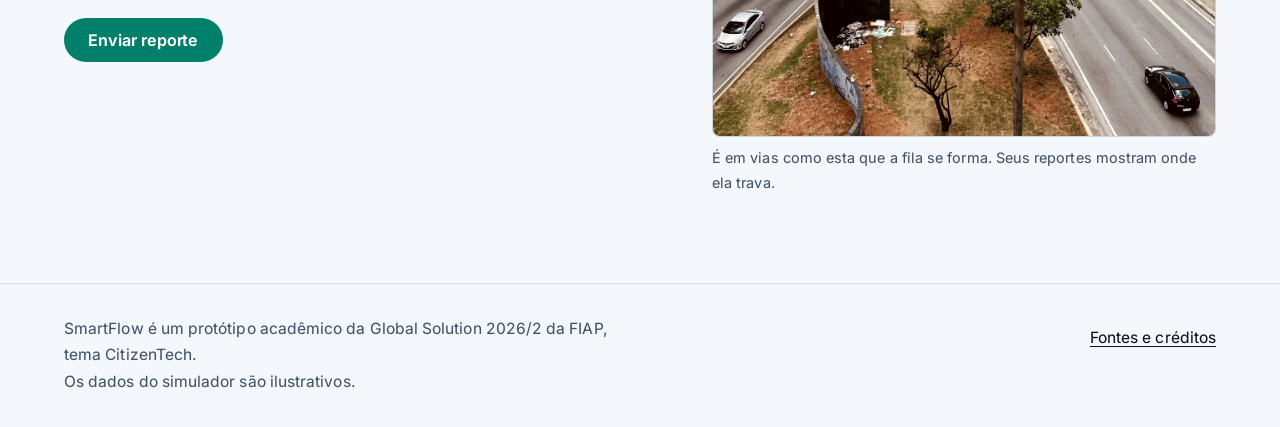
<file: pages/reportar.html>
<!DOCTYPE html>
<html lang="pt-BR">
<head>
  <meta charset="UTF-8">
  <meta name="viewport" content="width=device-width, initial-scale=1">
  <title>Reportar um ponto | SmartFlow</title>
  <meta name="description" content="Formulário para o cidadão reportar semáforos demorados e pontos de congestionamento.">
  <meta property="og:type" content="website">
  <meta property="og:locale" content="pt_BR">
  <meta property="og:title" content="Reportar um ponto | SmartFlow">
  <meta property="og:description" content="Formulário para o cidadão reportar semáforos demorados e pontos de congestionamento.">
  <link rel="icon" type="image/svg+xml" href="../img/favicon.svg">
  <link rel="icon" type="image/x-icon" sizes="any" href="../img/favicon.ico">
  <link rel="apple-touch-icon" href="../img/apple-touch-icon.png">
  <meta name="theme-color" content="#05070B">
  <script src="../js/tema.js"></script>
  <link rel="stylesheet" href="../css/fontes.css">
  <link rel="stylesheet" href="../css/base.css">
  <link rel="stylesheet" href="../css/reportar.css">
  <link rel="stylesheet" href="../css/cidade.css">
  <script src="../js/comum.js" defer></script>
  <script src="../js/movimento.js" defer></script>
  <script src="../js/dados.js" defer></script>
  <script src="../js/reportar.js" defer></script>
  <script src="../js/mapa.js" defer></script>
</head>
<body>
  <div class="progresso" aria-hidden="true"></div>
  <a class="pular" href="#conteudo">Pular para o conteúdo</a>

  <header class="topo">
    <div class="container topo-interno">
      <a class="marca" href="../index.html">
        <img src="../img/logo-smartflow.svg" alt="" width="32" height="32">
        <span>SmartFlow</span>
      </a>
      <button type="button" class="menu-toggle" aria-expanded="false" aria-controls="menu-principal">Menu</button>
      <nav aria-label="Principal">
        <ul class="menu-lista" id="menu-principal">
        <li><a href="../index.html">Início</a></li>
        <li><a href="solucao.html">Solução</a></li>
        <li><a href="simulador.html">Simulador</a></li>
        <li><a href="impacto.html">Impacto</a></li>
        <li><a href="reportar.html" aria-current="page">Reportar</a></li>
        </ul>
      </nav>
      <div class="preferencias" role="group" aria-label="Aparência e leitura">
        <button type="button" class="controle controle-tema" id="btn-tema" role="switch" aria-checked="false" aria-label="Tema claro" title="Alternar entre tema escuro e claro">
          <svg class="ic ic-sol" viewBox="0 0 24 24" width="20" height="20" fill="none" stroke="currentColor" stroke-width="1.75" stroke-linecap="round" stroke-linejoin="round" aria-hidden="true" focusable="false"><circle cx="12" cy="12" r="4"/><path d="M12 2v2M12 20v2M4.9 4.9l1.4 1.4M17.7 17.7l1.4 1.4M2 12h2M20 12h2M4.9 19.1l1.4-1.4M17.7 6.3l1.4-1.4"/></svg>
          <svg class="ic ic-lua" viewBox="0 0 24 24" width="20" height="20" fill="none" stroke="currentColor" stroke-width="1.75" stroke-linecap="round" stroke-linejoin="round" aria-hidden="true" focusable="false"><path d="M20.5 14.2A8.5 8.5 0 0 1 9.8 3.5a8.5 8.5 0 1 0 10.7 10.7z"/></svg>
        </button>
        <button type="button" class="controle" id="btn-contraste" aria-pressed="false" aria-label="Alto contraste" title="Alto contraste">
          <svg class="ic" viewBox="0 0 24 24" width="20" height="20" fill="none" stroke="currentColor" stroke-width="1.75" stroke-linecap="round" stroke-linejoin="round" aria-hidden="true" focusable="false"><circle cx="12" cy="12" r="9"/><path d="M12 3v18" /><path d="M12 3a9 9 0 0 1 0 18z" fill="currentColor"/></svg>
        </button>
        <button type="button" class="controle controle-a" id="btn-fonte-menos" aria-label="Diminuir texto" title="Diminuir texto"><svg class="ic" viewBox="0 0 24 24" width="22" height="22" fill="none" stroke="currentColor" stroke-width="1.75" stroke-linecap="round" stroke-linejoin="round" aria-hidden="true" focusable="false"><path d="M3 19 9 5l6 14M5.2 14h7.6"/><path d="M17.5 8h4"/></svg></button>
        <button type="button" class="controle controle-a" id="btn-fonte-mais" aria-label="Aumentar texto" title="Aumentar texto"><svg class="ic" viewBox="0 0 24 24" width="22" height="22" fill="none" stroke="currentColor" stroke-width="1.75" stroke-linecap="round" stroke-linejoin="round" aria-hidden="true" focusable="false"><path d="M3 19 9 5l6 14M5.2 14h7.6"/><path d="M17.5 8h4M19.5 6v4"/></svg></button>
      </div>
    </div>
  </header>

  <main id="conteudo" tabindex="-1">

    <div class="cabecalho-pagina cab-reportar">
      <div class="container cab-grade">
        <div>
        <h1>Reportar um ponto de trânsito</h1>
        <p>Conte onde o semáforo demora ou a fila se repete. Seus reportes ficam salvos só neste navegador.</p>
      </div>
      </div>
    </div>

    <section class="secao" aria-labelledby="t-form">
      <div class="container reportar-grade">
        <div>
          <h2 id="t-form">Novo reporte</h2>

          <div class="mensagem-sucesso" id="mensagem-sucesso" role="status"></div>
          <div class="resumo-erros" id="resumo-erros" role="alert" tabindex="-1"></div>

          <form id="form-reporte" novalidate>
            <div class="campo">
              <label for="nome">Seu nome</label>
              <input type="text" id="nome" name="nome" autocomplete="name" aria-describedby="erro-nome">
              <p class="erro" id="erro-nome"></p>
            </div>

            <div class="campo">
              <label for="email">Seu e-mail</label>
              <input type="email" id="email" name="email" autocomplete="email" aria-describedby="dica-email erro-email">
              <p class="dica" id="dica-email">Usado só para identificar o reporte. Não é enviado a nenhum servidor.</p>
              <p class="erro" id="erro-email"></p>
            </div>

            <div class="campo">
              <label for="regiao">Região do ponto</label>
              <select id="regiao" name="regiao" aria-describedby="erro-regiao">
                <option value="">Escolha uma região</option>
                <option value="Centro">Centro</option>
                <option value="Norte">Norte</option>
                <option value="Sul">Sul</option>
                <option value="Leste">Leste</option>
                <option value="Oeste">Oeste</option>
              </select>
              <p class="erro" id="erro-regiao"></p>
            </div>

            <div class="campo">
              <label for="local">Local</label>
              <input type="text" id="local" name="local" aria-describedby="dica-local erro-local">
              <p class="dica" id="dica-local">Exemplo: Av. Celso Garcia com Rua Catumbi.</p>
              <p class="erro" id="erro-local"></p>
            </div>

            <fieldset id="grupo-tipo" role="radiogroup" aria-describedby="erro-tipo">
              <legend>Tipo de problema</legend>
              <label class="opcao"><input type="radio" name="tipo" value="Semáforo demorado"> Semáforo demorado</label>
              <label class="opcao"><input type="radio" name="tipo" value="Semáforo com defeito"> Semáforo com defeito</label>
              <label class="opcao"><input type="radio" name="tipo" value="Congestionamento recorrente"> Congestionamento recorrente</label>
              <label class="opcao"><input type="radio" name="tipo" value="Travessia de pedestres insegura"> Travessia de pedestres insegura</label>
              <label class="opcao"><input type="radio" name="tipo" value="Outro problema"> Outro problema</label>
              <p class="erro" id="erro-tipo"></p>
            </fieldset>

            <div class="campo">
              <label for="descricao">O que acontece nesse ponto?</label>
              <textarea id="descricao" name="descricao" aria-describedby="contador-descricao erro-descricao"></textarea>
              <p class="dica contador" id="contador-descricao">0 de 300 caracteres</p>
              <p class="erro" id="erro-descricao"></p>
            </div>

            <div class="campo">
              <label class="opcao" for="consentimento">
                <input type="checkbox" id="consentimento" name="consentimento" aria-describedby="erro-consentimento">
                Concordo em guardar este reporte neste navegador. Nenhum dado é enviado a servidores.
              </label>
              <p class="erro" id="erro-consentimento"></p>
            </div>

            <button type="submit" class="botao botao-faixa">Enviar reporte</button>
          </form>
        </div>

        <div>
          <h2 id="t-mapa">Mapa dos seus reportes</h2>
          <p>Mapa esquemático, fora de escala. Cada reporte vira um pino na sua região. Clique numa região para escolhê-la no formulário.</p>
          <div class="mapa-caixa">
            <svg id="mapa-svg" viewBox="0 0 400 360" role="group" aria-labelledby="t-mapa"></svg>
          </div>
          <p class="mapa-resumo" id="mapa-resumo" aria-live="polite"></p>
          <h2 id="t-lista">Seus reportes</h2>
          <ul class="lista-reportes" id="lista-reportes" aria-labelledby="t-lista"></ul>
          <p><button type="button" class="botao botao-escuro" id="btn-limpar" hidden>Remover todos os reportes</button></p>
          <figure class="foto-secao">
            <img src="../img/fotos/sp-prestes-maia.webp" alt="Avenida Prestes Maia vista do alto, com carros nos dois sentidos e um canteiro central." width="1200" height="750" loading="lazy">
            <figcaption>É em vias como esta que a fila se forma. Seus reportes mostram onde ela trava.</figcaption>
          </figure>
        </div>
      </div>
    </section>

  </main>

  <footer class="rodape">
    <div class="container rodape-interno">
      <p>SmartFlow é um protótipo acadêmico da Global Solution 2026/2 da FIAP, tema CitizenTech.<br>Os dados do simulador são ilustrativos.</p>
      <ul class="rodape-links">
        <li><a href="impacto.html#fontes">Fontes e créditos</a></li>
      </ul>
    </div>
  </footer>
</body>
</html>
</file>
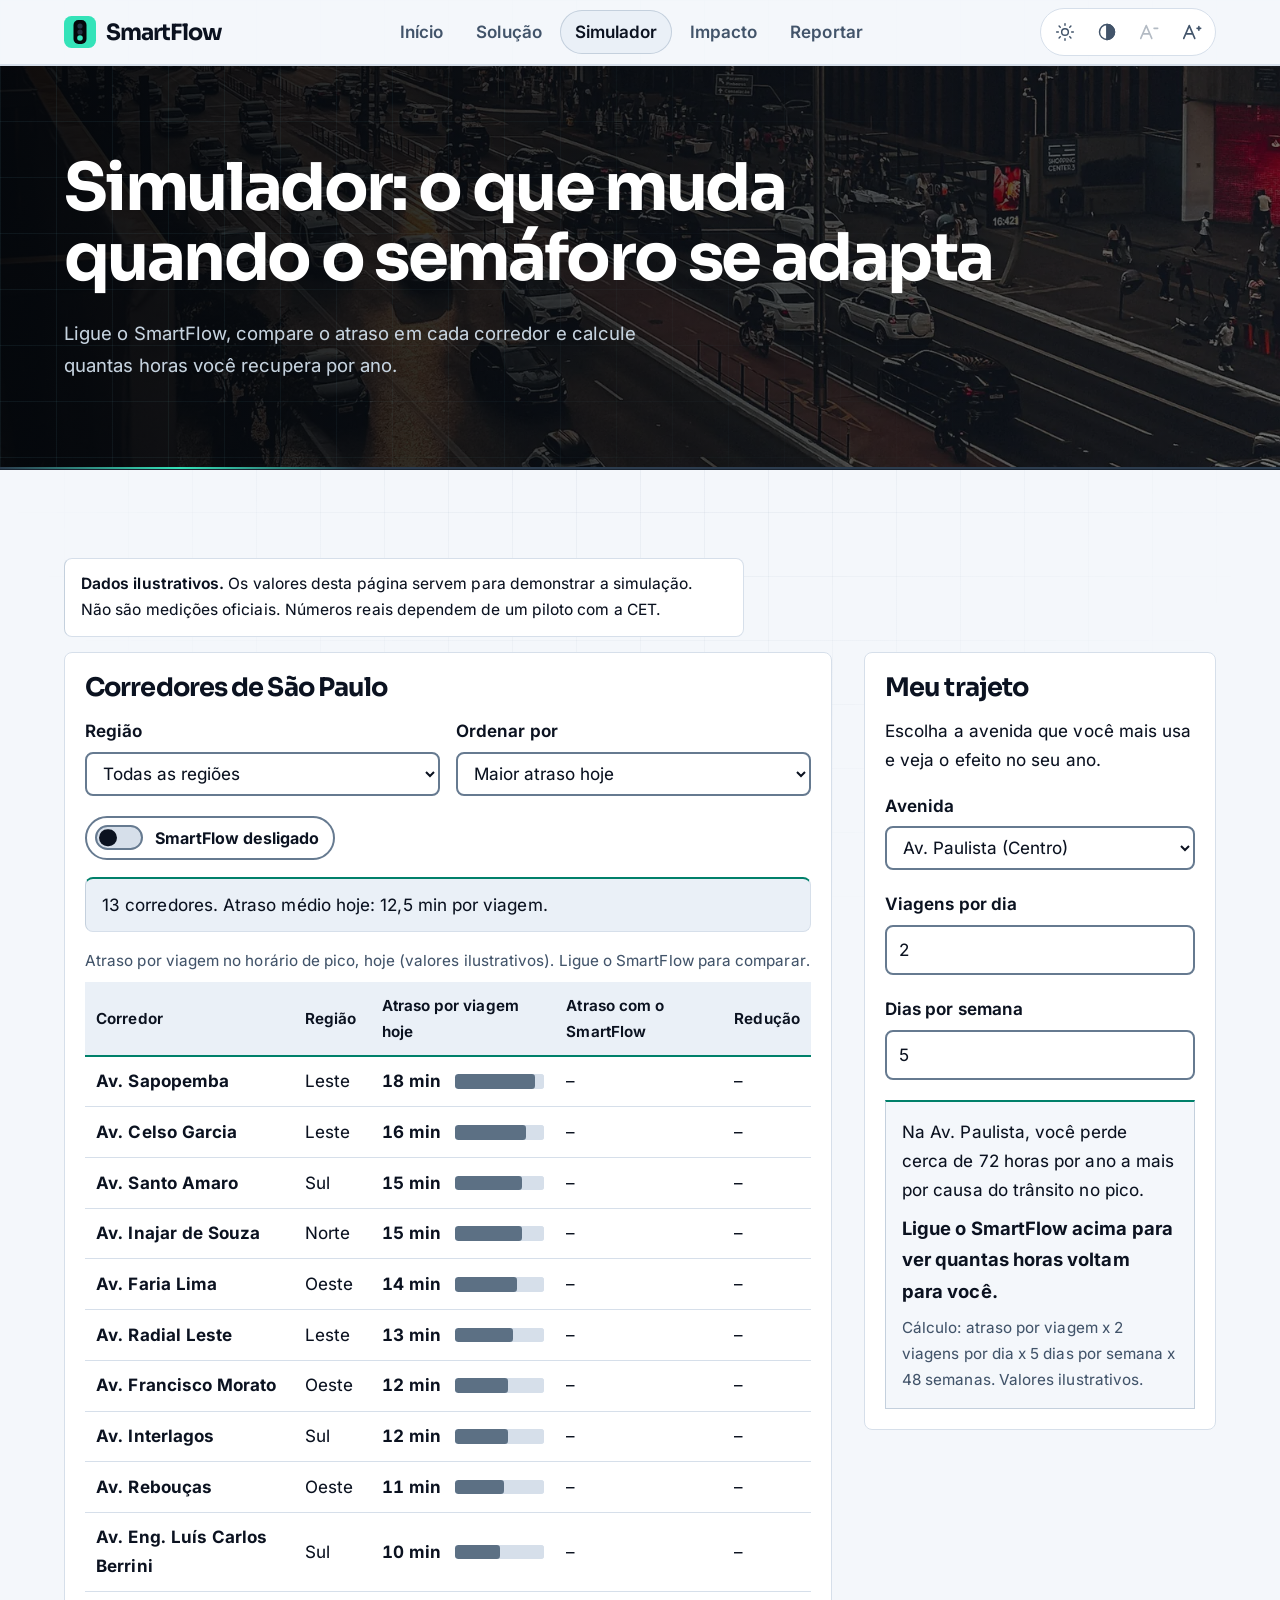
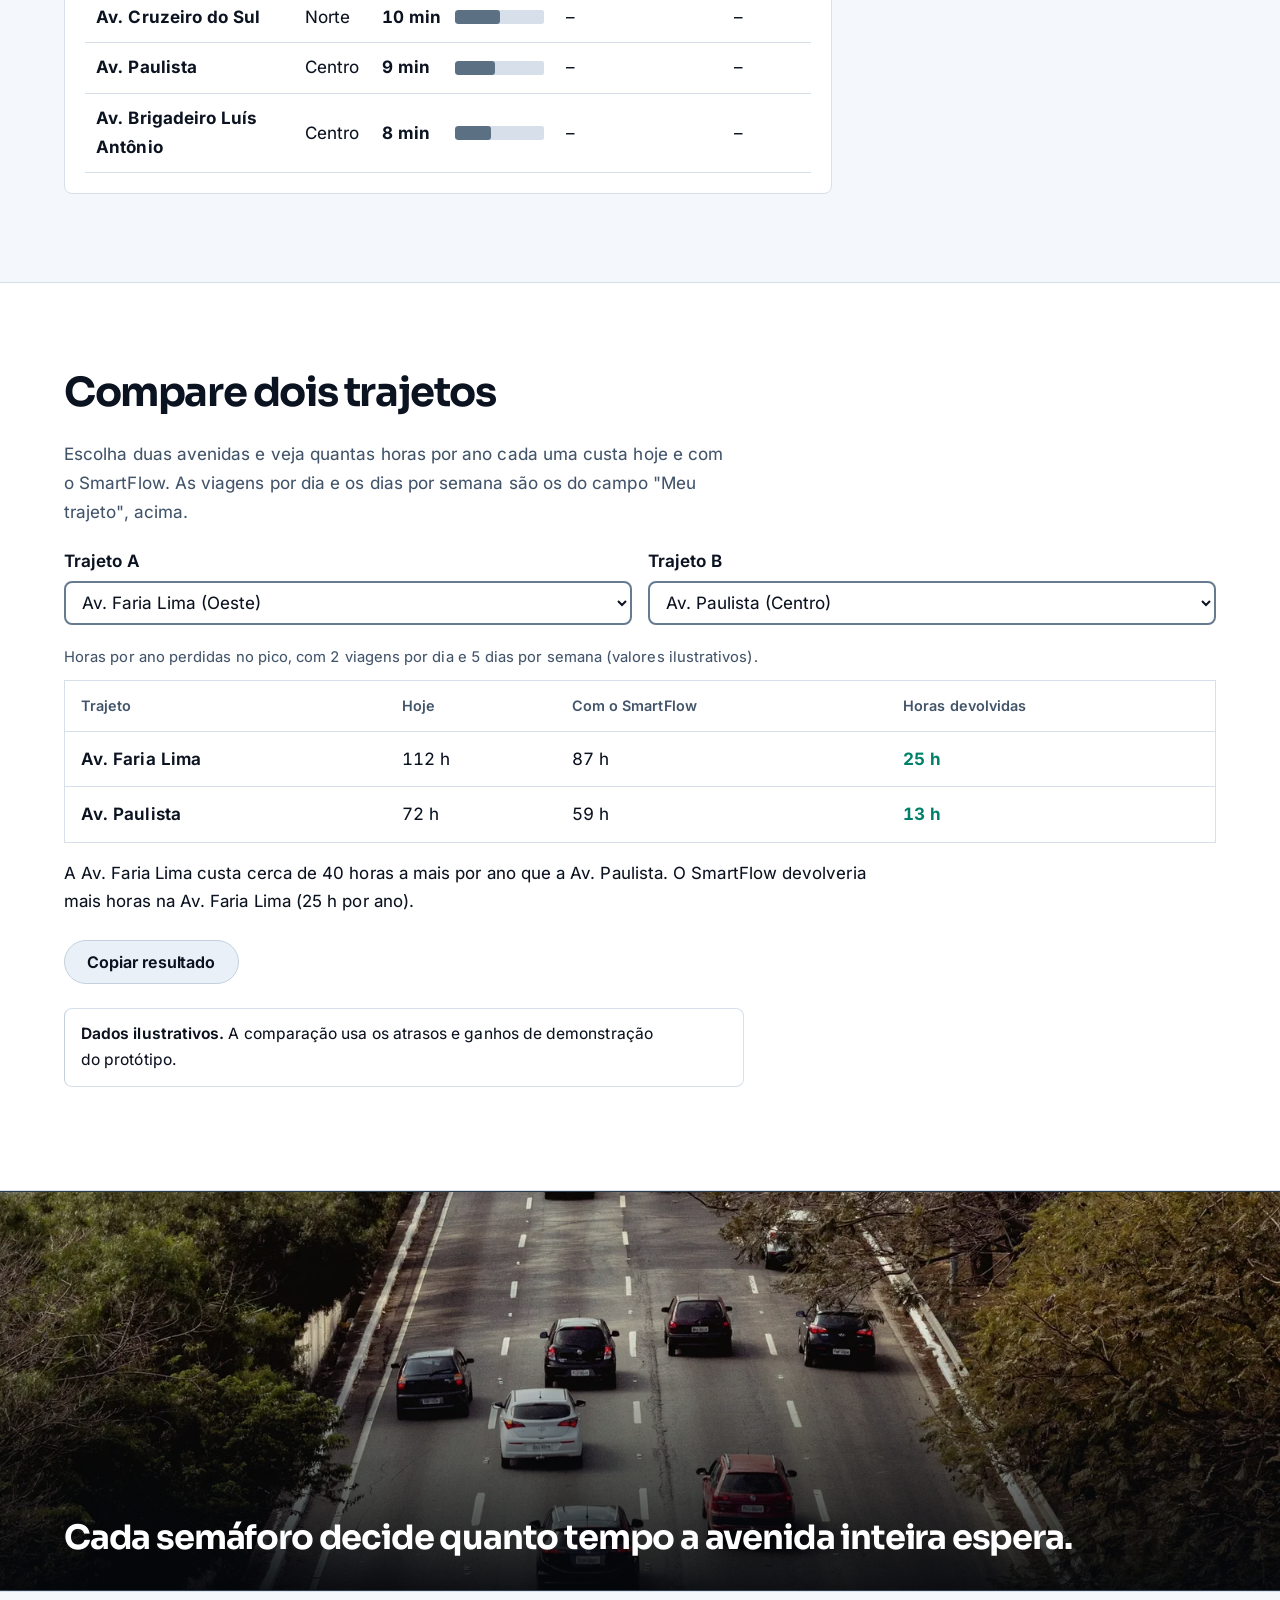
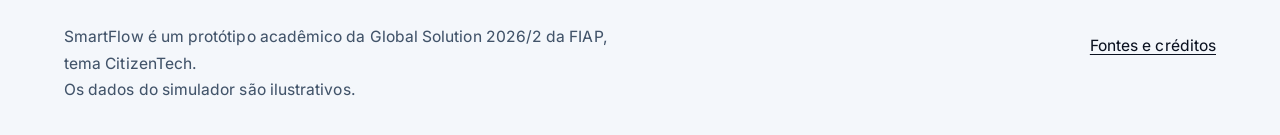
<file: pages/simulador.html>
<!DOCTYPE html>
<html lang="pt-BR">
<head>
  <meta charset="UTF-8">
  <meta name="viewport" content="width=device-width, initial-scale=1">
  <title>Simulador | SmartFlow</title>
  <meta name="description" content="Compare o atraso em corredores de São Paulo com e sem o SmartFlow e calcule as horas que você recupera por ano.">
  <meta property="og:type" content="website">
  <meta property="og:locale" content="pt_BR">
  <meta property="og:title" content="Simulador | SmartFlow">
  <meta property="og:description" content="Compare o atraso em corredores de São Paulo com e sem o SmartFlow e calcule as horas que você recupera por ano.">
  <link rel="icon" type="image/svg+xml" href="../img/favicon.svg">
  <link rel="icon" type="image/x-icon" sizes="any" href="../img/favicon.ico">
  <link rel="apple-touch-icon" href="../img/apple-touch-icon.png">
  <meta name="theme-color" content="#05070B">
  <script src="../js/tema.js"></script>
  <link rel="stylesheet" href="../css/fontes.css">
  <link rel="stylesheet" href="../css/base.css">
  <link rel="stylesheet" href="../css/simulador.css">
  <link rel="stylesheet" href="../css/cidade.css">
  <script src="../js/comum.js" defer></script>
  <script src="../js/movimento.js" defer></script>
  <script src="../js/dados.js" defer></script>
  <script src="../js/simulador.js" defer></script>
  <script src="../js/comparar.js" defer></script>
</head>
<body>
  <div class="progresso" aria-hidden="true"></div>
  <a class="pular" href="#conteudo">Pular para o conteúdo</a>

  <header class="topo">
    <div class="container topo-interno">
      <a class="marca" href="../index.html">
        <img src="../img/logo-smartflow.svg" alt="" width="32" height="32">
        <span>SmartFlow</span>
      </a>
      <button type="button" class="menu-toggle" aria-expanded="false" aria-controls="menu-principal">Menu</button>
      <nav aria-label="Principal">
        <ul class="menu-lista" id="menu-principal">
        <li><a href="../index.html">Início</a></li>
        <li><a href="solucao.html">Solução</a></li>
        <li><a href="simulador.html" aria-current="page">Simulador</a></li>
        <li><a href="impacto.html">Impacto</a></li>
        <li><a href="reportar.html">Reportar</a></li>
        </ul>
      </nav>
      <div class="preferencias" role="group" aria-label="Aparência e leitura">
        <button type="button" class="controle controle-tema" id="btn-tema" role="switch" aria-checked="false" aria-label="Tema claro" title="Alternar entre tema escuro e claro">
          <svg class="ic ic-sol" viewBox="0 0 24 24" width="20" height="20" fill="none" stroke="currentColor" stroke-width="1.75" stroke-linecap="round" stroke-linejoin="round" aria-hidden="true" focusable="false"><circle cx="12" cy="12" r="4"/><path d="M12 2v2M12 20v2M4.9 4.9l1.4 1.4M17.7 17.7l1.4 1.4M2 12h2M20 12h2M4.9 19.1l1.4-1.4M17.7 6.3l1.4-1.4"/></svg>
          <svg class="ic ic-lua" viewBox="0 0 24 24" width="20" height="20" fill="none" stroke="currentColor" stroke-width="1.75" stroke-linecap="round" stroke-linejoin="round" aria-hidden="true" focusable="false"><path d="M20.5 14.2A8.5 8.5 0 0 1 9.8 3.5a8.5 8.5 0 1 0 10.7 10.7z"/></svg>
        </button>
        <button type="button" class="controle" id="btn-contraste" aria-pressed="false" aria-label="Alto contraste" title="Alto contraste">
          <svg class="ic" viewBox="0 0 24 24" width="20" height="20" fill="none" stroke="currentColor" stroke-width="1.75" stroke-linecap="round" stroke-linejoin="round" aria-hidden="true" focusable="false"><circle cx="12" cy="12" r="9"/><path d="M12 3v18" /><path d="M12 3a9 9 0 0 1 0 18z" fill="currentColor"/></svg>
        </button>
        <button type="button" class="controle controle-a" id="btn-fonte-menos" aria-label="Diminuir texto" title="Diminuir texto"><svg class="ic" viewBox="0 0 24 24" width="22" height="22" fill="none" stroke="currentColor" stroke-width="1.75" stroke-linecap="round" stroke-linejoin="round" aria-hidden="true" focusable="false"><path d="M3 19 9 5l6 14M5.2 14h7.6"/><path d="M17.5 8h4"/></svg></button>
        <button type="button" class="controle controle-a" id="btn-fonte-mais" aria-label="Aumentar texto" title="Aumentar texto"><svg class="ic" viewBox="0 0 24 24" width="22" height="22" fill="none" stroke="currentColor" stroke-width="1.75" stroke-linecap="round" stroke-linejoin="round" aria-hidden="true" focusable="false"><path d="M3 19 9 5l6 14M5.2 14h7.6"/><path d="M17.5 8h4M19.5 6v4"/></svg></button>
      </div>
    </div>
  </header>

  <main id="conteudo" tabindex="-1">

    <div class="cabecalho-pagina cab-simulador">
      <div class="container cab-grade">
        <div>
        <h1>Simulador: o que muda quando o semáforo se adapta</h1>
        <p>Ligue o SmartFlow, compare o atraso em cada corredor e calcule quantas horas você recupera por ano.</p>
      </div>
      </div>
    </div>

    <section class="secao" aria-labelledby="t-corredores">
      <div class="container">
        <p class="aviso-dados"><strong>Dados ilustrativos.</strong> Os valores desta página servem para demonstrar a simulação. Não são medições oficiais. Números reais dependem de um piloto com a CET.</p>

        <div class="sim-grade">
          <div class="painel">
            <h2 id="t-corredores">Corredores de São Paulo</h2>

            <div class="controles">
              <div class="campo">
                <label for="filtro-regiao">Região</label>
                <select id="filtro-regiao">
                  <option value="todas">Todas as regiões</option>
                </select>
              </div>
              <div class="campo">
                <label for="ordenacao">Ordenar por</label>
                <select id="ordenacao">
                  <option value="atraso">Maior atraso hoje</option>
                  <option value="ganho">Maior redução com o SmartFlow</option>
                  <option value="nome">Nome da avenida</option>
                </select>
              </div>
            </div>

            <p>
              <button type="button" class="chave" id="chave-smartflow" role="switch" aria-checked="false">
                <span class="chave-trilho" aria-hidden="true"><span class="chave-bola"></span></span>
                <span id="chave-texto">SmartFlow desligado</span>
              </button>
            </p>

            <p class="resumo" id="resumo-tabela" role="status" aria-live="polite"></p>

            <table class="tabela-corredores">
              <caption id="legenda-tabela"></caption>
              <thead>
                <tr>
                  <th scope="col">Corredor</th>
                  <th scope="col">Região</th>
                  <th scope="col">Atraso por viagem hoje</th>
                  <th scope="col">Atraso com o SmartFlow</th>
                  <th scope="col">Redução</th>
                </tr>
              </thead>
              <tbody id="corpo-tabela"></tbody>
            </table>
          </div>

          <div class="painel" aria-labelledby="t-trajeto">
            <h2 id="t-trajeto">Meu trajeto</h2>
            <p>Escolha a avenida que você mais usa e veja o efeito no seu ano.</p>

            <div class="campo">
              <label for="trajeto-corredor">Avenida</label>
              <select id="trajeto-corredor"></select>
            </div>
            <div class="campo">
              <label for="trajeto-viagens">Viagens por dia</label>
              <input type="number" id="trajeto-viagens" value="2" min="1" max="6" step="1" inputmode="numeric" aria-describedby="erro-viagens">
              <p class="erro" id="erro-viagens" role="alert"></p>
            </div>
            <div class="campo">
              <label for="trajeto-dias">Dias por semana</label>
              <input type="number" id="trajeto-dias" value="5" min="1" max="7" step="1" inputmode="numeric" aria-describedby="erro-dias">
              <p class="erro" id="erro-dias" role="alert"></p>
            </div>

            <div class="resultado-trajeto" id="resultado-trajeto" role="status" aria-live="polite"></div>
          </div>
        </div>
      </div>
    </section>

    <section class="secao secao-clara" aria-labelledby="t-comparar">
      <div class="container">
        <h2 id="t-comparar" class="secao-titulo">Compare dois trajetos</h2>
        <p class="comp-intro">Escolha duas avenidas e veja quantas horas por ano cada uma custa hoje e com o SmartFlow. As viagens por dia e os dias por semana são os do campo "Meu trajeto", acima.</p>
        <div class="comp-campos">
          <div class="campo">
            <label for="comp-a">Trajeto A</label>
            <select id="comp-a"></select>
          </div>
          <div class="campo">
            <label for="comp-b">Trajeto B</label>
            <select id="comp-b"></select>
          </div>
        </div>
        <div class="comp-resultado" id="comp-resultado" role="status" aria-live="polite"></div>
        <div class="grupo-botoes">
          <button type="button" class="botao botao-escuro" id="btn-copiar">Copiar resultado</button>
          <span class="comp-aviso" id="copiar-aviso" role="status"></span>
        </div>
        <p class="aviso-dados"><strong>Dados ilustrativos.</strong> A comparação usa os atrasos e ganhos de demonstração do protótipo.</p>
      </div>
    </section>
    <section class="faixa-foto" aria-label="Foto de uma avenida de São Paulo">
      <img src="../img/fotos/sp-avenida-arvores.webp" alt="Avenida de várias faixas em São Paulo, vista do alto, com carros entre fileiras de árvores." width="1600" height="893" loading="lazy">
      <p>Cada semáforo decide quanto tempo a avenida inteira espera.</p>
    </section>


  </main>

  <footer class="rodape">
    <div class="container rodape-interno">
      <p>SmartFlow é um protótipo acadêmico da Global Solution 2026/2 da FIAP, tema CitizenTech.<br>Os dados do simulador são ilustrativos.</p>
      <ul class="rodape-links">
        <li><a href="impacto.html#fontes">Fontes e créditos</a></li>
      </ul>
    </div>
  </footer>
</body>
</html>
</file>
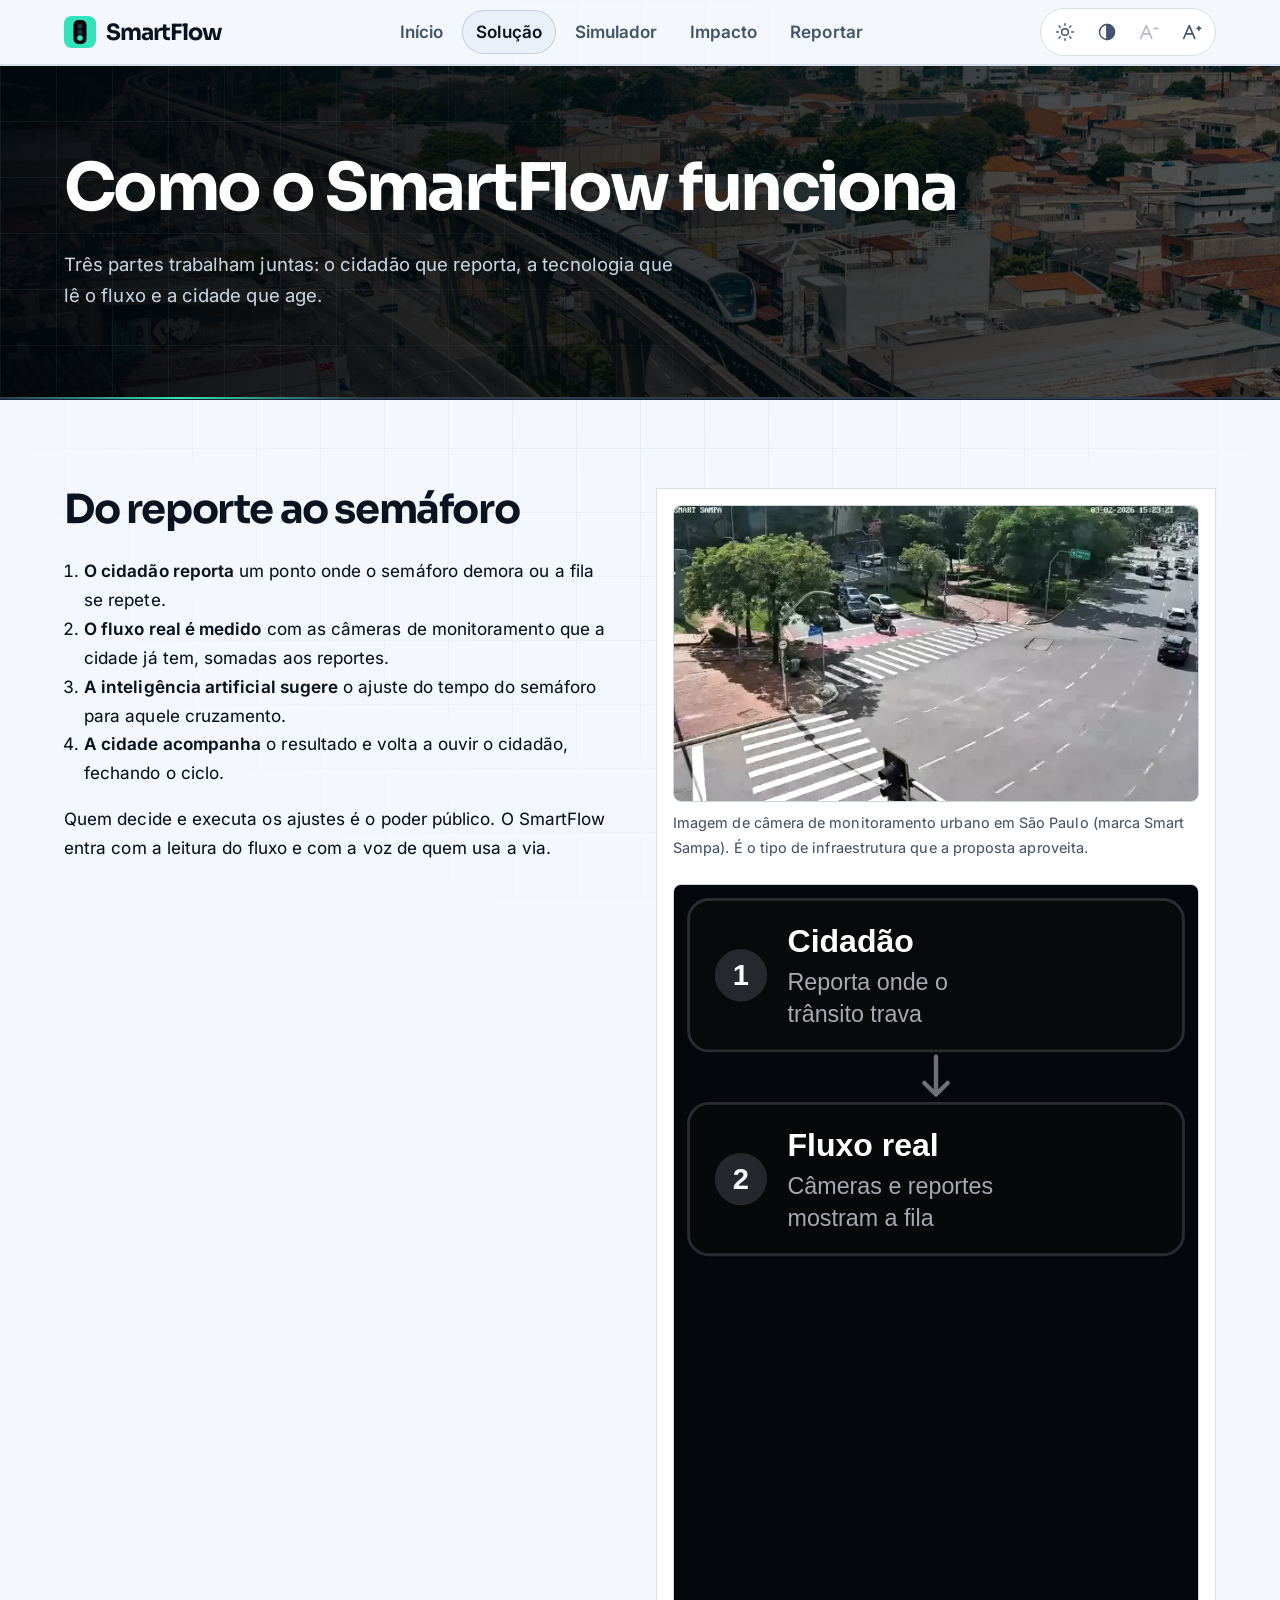
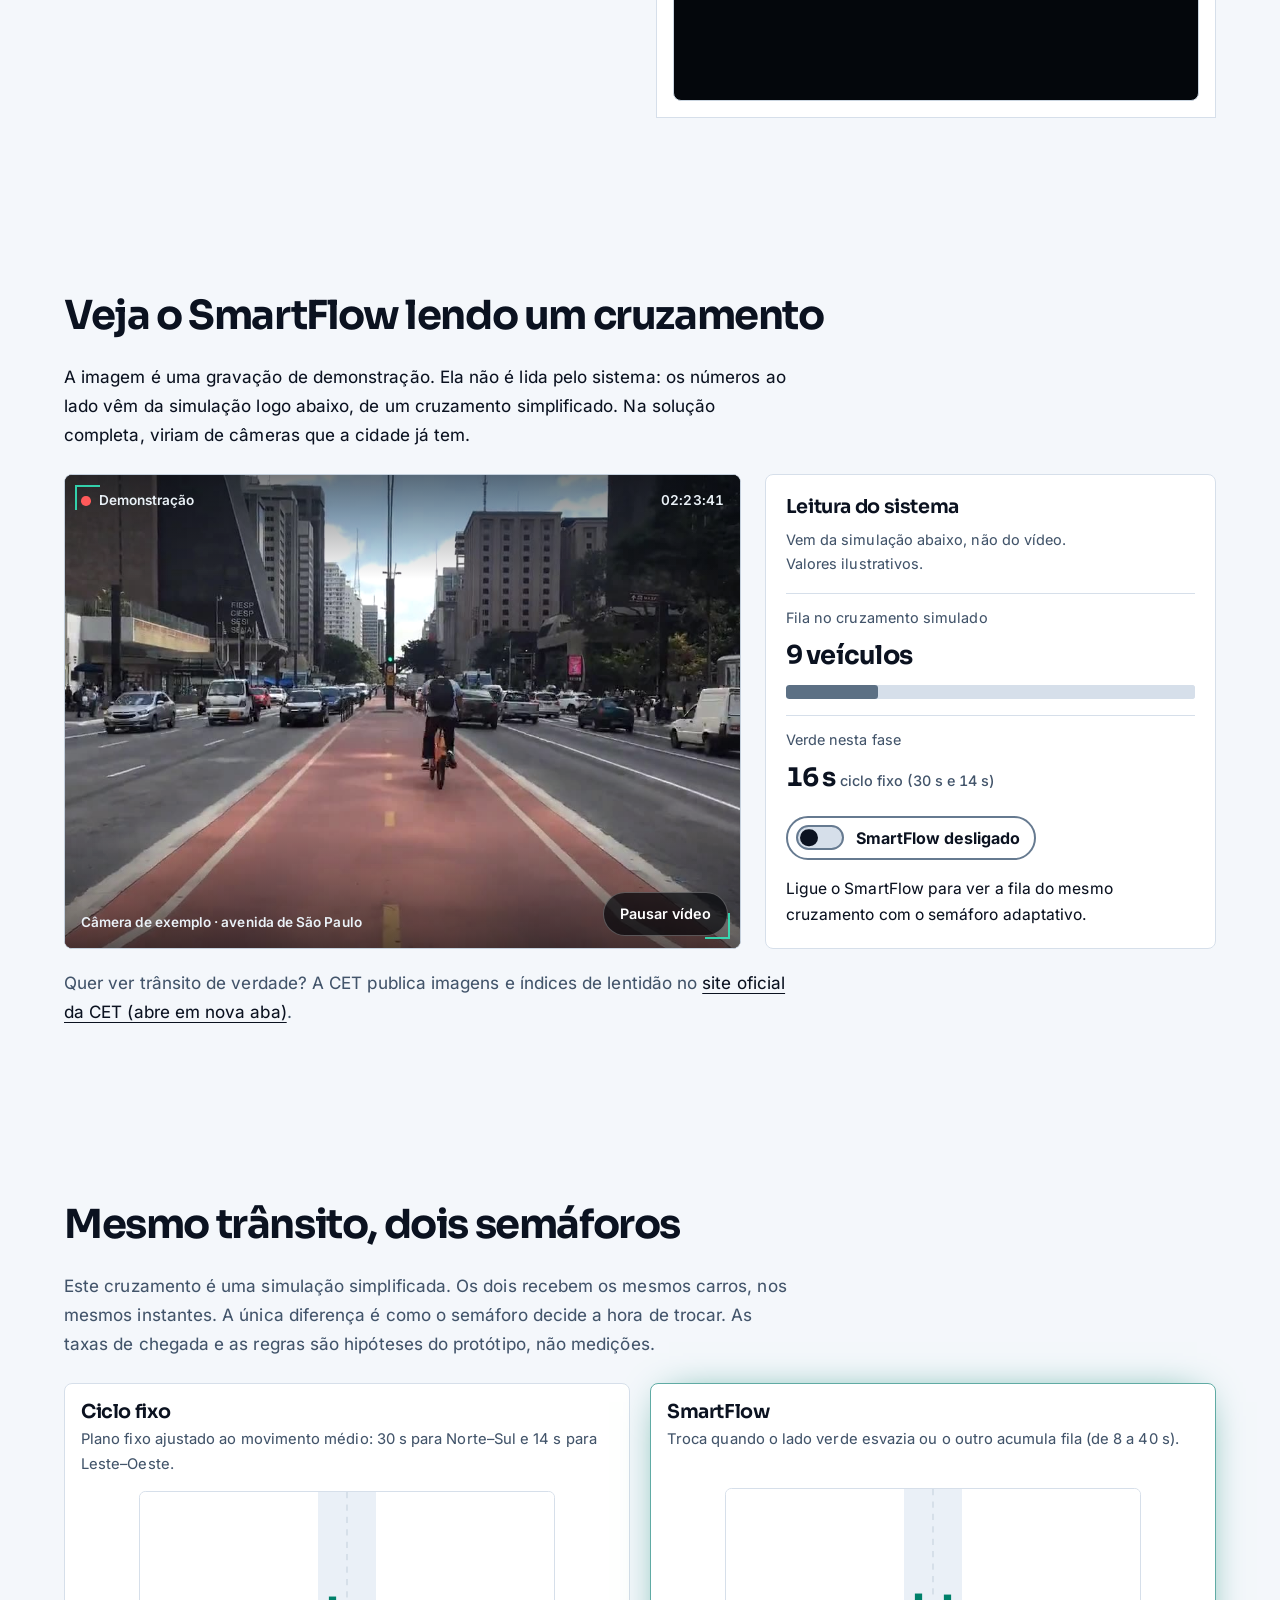
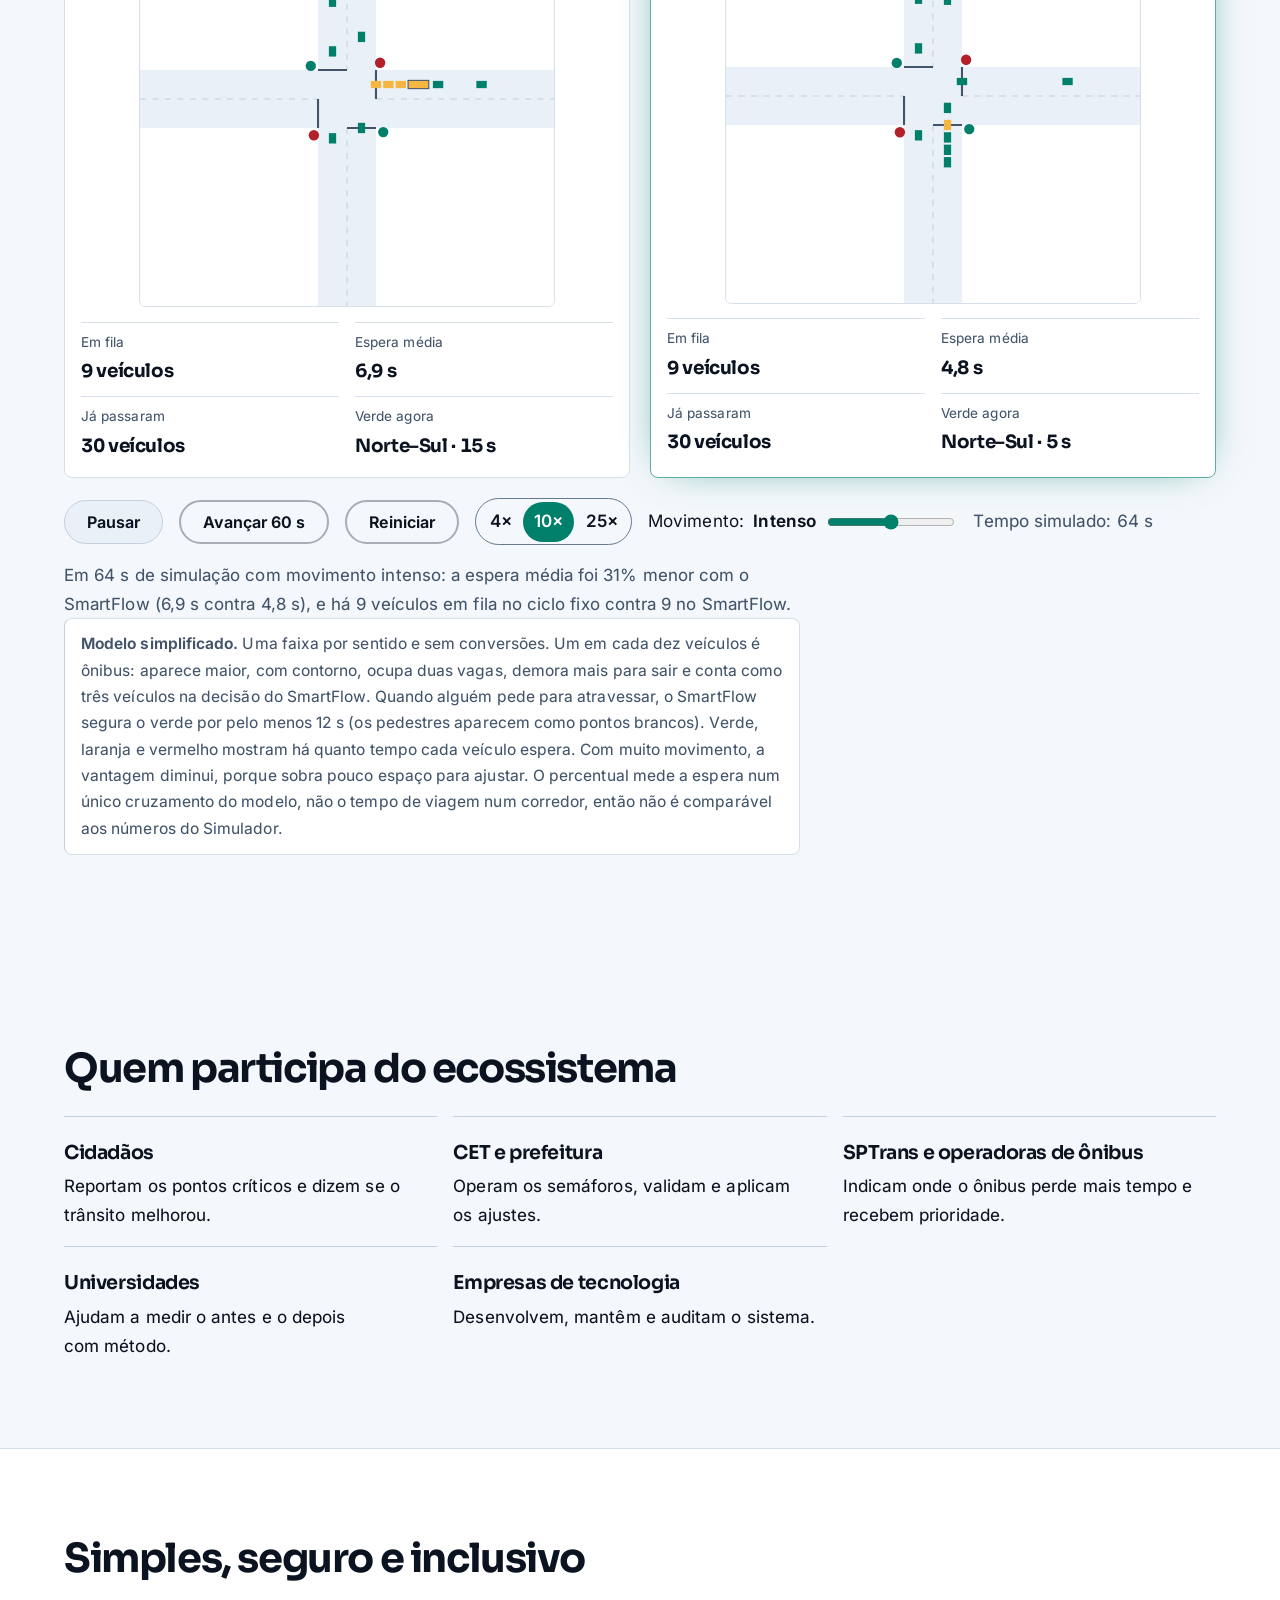
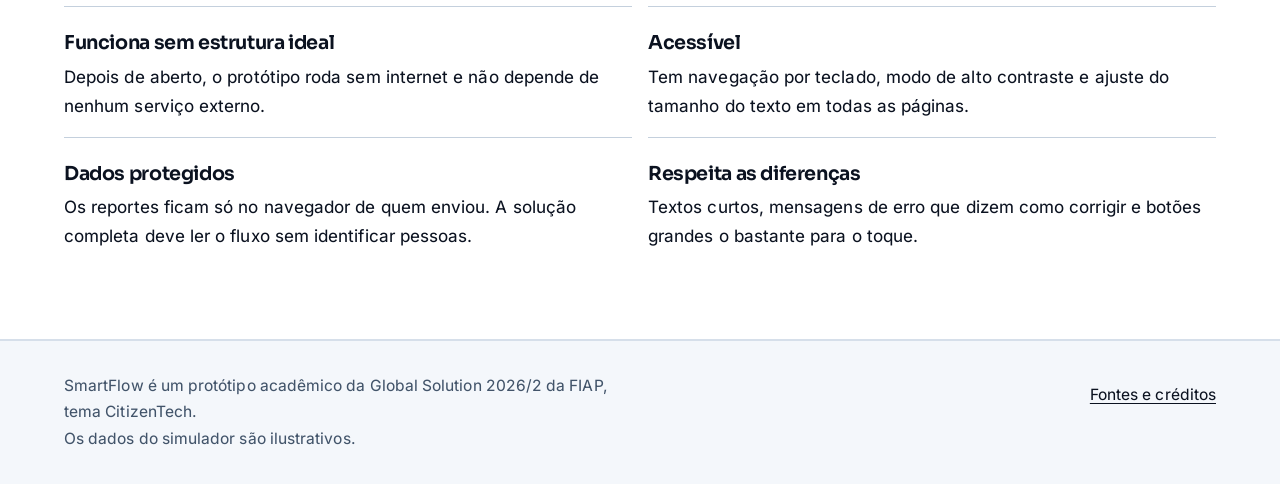
<file: pages/solucao.html>
<!DOCTYPE html>
<html lang="pt-BR">
<head>
  <meta charset="UTF-8">
  <meta name="viewport" content="width=device-width, initial-scale=1">
  <title>Solução | SmartFlow</title>
  <meta name="description" content="Como o SmartFlow transforma reportes de cidadãos e dados de câmeras em ajustes nos semáforos.">
  <meta property="og:type" content="website">
  <meta property="og:locale" content="pt_BR">
  <meta property="og:title" content="Solução | SmartFlow">
  <meta property="og:description" content="Como o SmartFlow transforma reportes de cidadãos e dados de câmeras em ajustes nos semáforos.">
  <link rel="icon" type="image/svg+xml" href="../img/favicon.svg">
  <link rel="icon" type="image/x-icon" sizes="any" href="../img/favicon.ico">
  <link rel="apple-touch-icon" href="../img/apple-touch-icon.png">
  <meta name="theme-color" content="#05070B">
  <script src="../js/tema.js"></script>
  <link rel="stylesheet" href="../css/fontes.css">
  <link rel="stylesheet" href="../css/base.css">
  <link rel="stylesheet" href="../css/home.css">
  <link rel="stylesheet" href="../css/paginas.css">
  <link rel="stylesheet" href="../css/simulador.css">
  <link rel="stylesheet" href="../css/cidade.css">
  <script src="../js/comum.js" defer></script>
  <script src="../js/movimento.js" defer></script>
  <script src="../js/simulacao.js" defer></script>
  <script src="../js/camera.js" defer></script>
</head>
<body>
  <div class="progresso" aria-hidden="true"></div>
  <a class="pular" href="#conteudo">Pular para o conteúdo</a>

  <header class="topo">
    <div class="container topo-interno">
      <a class="marca" href="../index.html">
        <img src="../img/logo-smartflow.svg" alt="" width="32" height="32">
        <span>SmartFlow</span>
      </a>
      <button type="button" class="menu-toggle" aria-expanded="false" aria-controls="menu-principal">Menu</button>
      <nav aria-label="Principal">
        <ul class="menu-lista" id="menu-principal">
        <li><a href="../index.html">Início</a></li>
        <li><a href="solucao.html" aria-current="page">Solução</a></li>
        <li><a href="simulador.html">Simulador</a></li>
        <li><a href="impacto.html">Impacto</a></li>
        <li><a href="reportar.html">Reportar</a></li>
        </ul>
      </nav>
      <div class="preferencias" role="group" aria-label="Aparência e leitura">
        <button type="button" class="controle controle-tema" id="btn-tema" role="switch" aria-checked="false" aria-label="Tema claro" title="Alternar entre tema escuro e claro">
          <svg class="ic ic-sol" viewBox="0 0 24 24" width="20" height="20" fill="none" stroke="currentColor" stroke-width="1.75" stroke-linecap="round" stroke-linejoin="round" aria-hidden="true" focusable="false"><circle cx="12" cy="12" r="4"/><path d="M12 2v2M12 20v2M4.9 4.9l1.4 1.4M17.7 17.7l1.4 1.4M2 12h2M20 12h2M4.9 19.1l1.4-1.4M17.7 6.3l1.4-1.4"/></svg>
          <svg class="ic ic-lua" viewBox="0 0 24 24" width="20" height="20" fill="none" stroke="currentColor" stroke-width="1.75" stroke-linecap="round" stroke-linejoin="round" aria-hidden="true" focusable="false"><path d="M20.5 14.2A8.5 8.5 0 0 1 9.8 3.5a8.5 8.5 0 1 0 10.7 10.7z"/></svg>
        </button>
        <button type="button" class="controle" id="btn-contraste" aria-pressed="false" aria-label="Alto contraste" title="Alto contraste">
          <svg class="ic" viewBox="0 0 24 24" width="20" height="20" fill="none" stroke="currentColor" stroke-width="1.75" stroke-linecap="round" stroke-linejoin="round" aria-hidden="true" focusable="false"><circle cx="12" cy="12" r="9"/><path d="M12 3v18" /><path d="M12 3a9 9 0 0 1 0 18z" fill="currentColor"/></svg>
        </button>
        <button type="button" class="controle controle-a" id="btn-fonte-menos" aria-label="Diminuir texto" title="Diminuir texto"><svg class="ic" viewBox="0 0 24 24" width="22" height="22" fill="none" stroke="currentColor" stroke-width="1.75" stroke-linecap="round" stroke-linejoin="round" aria-hidden="true" focusable="false"><path d="M3 19 9 5l6 14M5.2 14h7.6"/><path d="M17.5 8h4"/></svg></button>
        <button type="button" class="controle controle-a" id="btn-fonte-mais" aria-label="Aumentar texto" title="Aumentar texto"><svg class="ic" viewBox="0 0 24 24" width="22" height="22" fill="none" stroke="currentColor" stroke-width="1.75" stroke-linecap="round" stroke-linejoin="round" aria-hidden="true" focusable="false"><path d="M3 19 9 5l6 14M5.2 14h7.6"/><path d="M17.5 8h4M19.5 6v4"/></svg></button>
      </div>
    </div>
  </header>

  <main id="conteudo" tabindex="-1">

    <div class="cabecalho-pagina cab-solucao">
      <div class="container cab-grade">
        <div>
        <h1>Como o SmartFlow funciona</h1>
        <p>Três partes trabalham juntas: o cidadão que reporta, a tecnologia que lê o fluxo e a cidade que age.</p>
      </div>
      </div>
    </div>

    <section class="secao" aria-labelledby="t-fluxo">
      <div class="container grade-2">
        <div>
          <h2 id="t-fluxo">Do reporte ao semáforo</h2>
          <ol>
            <li><strong>O cidadão reporta</strong> um ponto onde o semáforo demora ou a fila se repete.</li>
            <li><strong>O fluxo real é medido</strong> com as câmeras de monitoramento que a cidade já tem, somadas aos reportes.</li>
            <li><strong>A inteligência artificial sugere</strong> o ajuste do tempo do semáforo para aquele cruzamento.</li>
            <li><strong>A cidade acompanha</strong> o resultado e volta a ouvir o cidadão, fechando o ciclo.</li>
          </ol>
          <p>Quem decide e executa os ajustes é o poder público. O SmartFlow entra com a leitura do fluxo e com a voz de quem usa a via.</p>
        </div>
        <div class="diagrama">
          <figure class="foto-secao foto-camera">
            <img src="../img/fotos/camera-faria-lima.webp" alt="Imagem de uma câmera de monitoramento urbano em um cruzamento amplo, com faixa de pedestres, semáforo, motos e carros." width="774" height="435">
            <figcaption>Imagem de câmera de monitoramento urbano em São Paulo (marca Smart Sampa). É o tipo de infraestrutura que a proposta aproveita.</figcaption>
          </figure>
          <img src="../img/diagrama-solucao.svg" alt="Diagrama em quatro etapas, de cima para baixo: o cidadão reporta, câmeras e reportes mostram o fluxo real, a inteligência artificial sugere o ajuste do semáforo e a cidade acompanha o resultado." width="360" height="520">
        </div>
      </div>
    </section>

    <section class="secao" aria-labelledby="t-camera">
      <div class="container">
        <h2 id="t-camera">Veja o SmartFlow lendo um cruzamento</h2>
        <p>A imagem é uma gravação de demonstração. Ela não é lida pelo sistema: os números ao lado vêm da simulação logo abaixo, de um cruzamento simplificado. Na solução completa, viriam de câmeras que a cidade já tem.</p>
        <div class="camera-grade">
          <figure class="camera">
            <video id="cam-video" muted loop playsinline preload="metadata" poster="../img/fotos/video-paulista.jpg" aria-label="Imagem gravada da Avenida Paulista no nível da rua, com carros, motos e a ciclovia, usada como demonstração de câmera de monitoramento.">
              <source src="../img/fotos/video-paulista.mp4" type="video/mp4">
            </video>
            <div class="camera-hud" aria-hidden="true">
              <span class="camera-rec"><i></i>Demonstração</span>
              <time class="camera-hora" id="cam-hora">00:00:00</time>
              <span class="camera-nome">Câmera de exemplo · avenida de São Paulo</span>
            </div>
            <button type="button" class="btn-video" id="cam-pausa">Pausar vídeo</button>
          </figure>
          <div class="leitura">
            <h3>Leitura do sistema</h3>
            <p class="leitura-nota">Vem da simulação abaixo, não do vídeo. Valores ilustrativos.</p>
            <dl class="leitura-lista">
              <div>
                <dt>Fila no cruzamento simulado</dt>
                <dd><output id="cam-fila" aria-live="off">0 veículos</output><meter id="cam-medidor" min="0" max="40" value="0" aria-label="Fila estimada em veículos"></meter></dd>
              </div>
              <div>
                <dt>Verde nesta fase</dt>
                <dd><output id="cam-verde">0 s</output> <span id="cam-modo" class="leitura-modo">ciclo fixo</span></dd>
              </div>
            </dl>
            <button type="button" class="chave" id="cam-chave" role="switch" aria-checked="false">
              <span class="chave-trilho" aria-hidden="true"><span class="chave-bola"></span></span>
              <span id="cam-chave-texto">SmartFlow desligado</span>
            </button>
            <p class="leitura-resultado" id="cam-resultado" aria-live="polite">Ligue o SmartFlow para ver o tempo de verde se ajustar à fila.</p>
          </div>
        </div>
        <p class="camera-link">Quer ver trânsito de verdade? A CET publica imagens e índices de lentidão no <a href="https://www.cetsp.com.br/" target="_blank" rel="noopener noreferrer">site oficial da CET (abre em nova aba)</a>.</p>
      </div>
    </section>

    <section class="secao secao-sim" aria-labelledby="t-sim">
      <div class="container" id="sim">
        <h2 id="t-sim">Mesmo trânsito, dois semáforos</h2>
        <p>Este cruzamento é uma simulação simplificada. Os dois recebem os mesmos carros, nos mesmos instantes. A única diferença é como o semáforo decide a hora de trocar. As taxas de chegada e as regras são hipóteses do protótipo, não medições.</p>
        <div class="cruz-grade">
          <figure class="sim-painel">
            <figcaption><h3>Ciclo fixo</h3><p class="sim-regra">Plano fixo ajustado ao movimento médio: 30 s para Norte–Sul e 14 s para Leste–Oeste.</p></figcaption>
            <canvas id="sim-cv-fixo" class="sim-tela" width="400" height="400" role="img" aria-label="Cruzamento simulado com semáforo de ciclo fixo. Os carros aparecem em fila e mudam de verde para laranja e vermelho conforme esperam."></canvas>
            <dl class="sim-metricas">
              <div><dt>Em fila</dt><dd id="sim-fila-fixo">0 veículos</dd></div>
              <div><dt>Espera média</dt><dd id="sim-esp-fixo">0 s</dd></div>
              <div><dt>Já passaram</dt><dd id="sim-pass-fixo">0 veículos</dd></div>
              <div><dt>Verde agora</dt><dd id="sim-fase-fixo">Norte–Sul</dd></div>
            </dl>
          </figure>
          <figure class="sim-painel sim-painel-destaque">
            <figcaption><h3>SmartFlow</h3><p class="sim-regra">Troca quando o lado verde esvazia ou o outro acumula fila (de 8 a 40 s).</p></figcaption>
            <canvas id="sim-cv-smart" class="sim-tela" width="400" height="400" role="img" aria-label="O mesmo cruzamento simulado com o semáforo do SmartFlow, que ajusta o tempo de verde à fila."></canvas>
            <dl class="sim-metricas">
              <div><dt>Em fila</dt><dd id="sim-fila-smart">0 veículos</dd></div>
              <div><dt>Espera média</dt><dd id="sim-esp-smart">0 s</dd></div>
              <div><dt>Já passaram</dt><dd id="sim-pass-smart">0 veículos</dd></div>
              <div><dt>Verde agora</dt><dd id="sim-fase-smart">Norte–Sul</dd></div>
            </dl>
          </figure>
        </div>
        <div class="sim-controles">
          <button type="button" class="botao botao-escuro" id="sim-pausa" aria-pressed="true">Pausar</button>
          <button type="button" class="botao botao-contorno" id="sim-avancar">Avançar 60 s</button>
          <button type="button" class="botao botao-contorno" id="sim-reiniciar">Reiniciar</button>
          <div class="sim-grupo" role="group" aria-label="Velocidade da simulação">
            <button type="button" class="sim-vel" data-vel="4" aria-pressed="false">4×</button>
            <button type="button" class="sim-vel" data-vel="10" aria-pressed="true">10×</button>
            <button type="button" class="sim-vel" data-vel="25" aria-pressed="false">25×</button>
          </div>
          <label class="sim-nivel" for="sim-nivel">Movimento: <strong id="sim-nivel-texto">Intenso</strong>
            <input type="range" id="sim-nivel" min="1" max="3" step="1" value="2">
          </label>
          <span class="sim-relogio">Tempo simulado: <output id="sim-relogio">0 s</output></span>
        </div>
        <p class="sim-resumo" id="sim-resumo">Deixe rodar pelo menos 60 s para comparar os dois semáforos.</p>
        <p class="so-leitor" id="sim-status" role="status"></p>
        <p class="aviso-dados"><strong>Modelo simplificado.</strong> Uma faixa por sentido e sem conversões. Um em cada dez veículos é ônibus: aparece maior, com contorno, ocupa duas vagas, demora mais para sair e conta como três veículos na decisão do SmartFlow. Quando alguém pede para atravessar, o SmartFlow segura o verde por pelo menos 12 s (os pedestres aparecem como pontos brancos). Verde, laranja e vermelho mostram há quanto tempo cada veículo espera. Com muito movimento, a vantagem diminui, porque sobra pouco espaço para ajustar. O percentual mede a espera num único cruzamento do modelo, não o tempo de viagem num corredor, então não é comparável aos números do Simulador.</p>
      </div>
    </section>


    <section class="secao" aria-labelledby="t-eco">
      <div class="container">
        <h2 id="t-eco" class="secao-titulo">Quem participa do ecossistema</h2>
        <ul class="lista-cartoes tres">
          <li><h3>Cidadãos</h3><p>Reportam os pontos críticos e dizem se o trânsito melhorou.</p></li>
          <li><h3>CET e prefeitura</h3><p>Operam os semáforos, validam e aplicam os ajustes.</p></li>
          <li><h3>SPTrans e operadoras de ônibus</h3><p>Indicam onde o ônibus perde mais tempo e recebem prioridade.</p></li>
          <li><h3>Universidades</h3><p>Ajudam a medir o antes e o depois com método.</p></li>
          <li><h3>Empresas de tecnologia</h3><p>Desenvolvem, mantêm e auditam o sistema.</p></li>
        </ul>
      </div>
    </section>

    <section class="secao secao-clara" aria-labelledby="t-incl">
      <div class="container">
        <h2 id="t-incl" class="secao-titulo">Simples, seguro e inclusivo</h2>
        <ul class="lista-cartoes">
          <li><h3>Funciona sem estrutura ideal</h3><p>Depois de aberto, o protótipo roda sem internet e não depende de nenhum serviço externo.</p></li>
          <li><h3>Acessível</h3><p>Tem navegação por teclado, modo de alto contraste e ajuste do tamanho do texto em todas as páginas.</p></li>
          <li><h3>Dados protegidos</h3><p>Os reportes ficam só no navegador de quem enviou. A solução completa deve ler o fluxo sem identificar pessoas.</p></li>
          <li><h3>Respeita as diferenças</h3><p>Textos curtos, mensagens de erro que dizem como corrigir e botões grandes o bastante para o toque.</p></li>
        </ul>
      </div>
    </section>

  </main>

  <footer class="rodape">
    <div class="container rodape-interno">
      <p>SmartFlow é um protótipo acadêmico da Global Solution 2026/2 da FIAP, tema CitizenTech.<br>Os dados do simulador são ilustrativos.</p>
      <ul class="rodape-links">
        <li><a href="impacto.html#fontes">Fontes e créditos</a></li>
      </ul>
    </div>
  </footer>
</body>
</html>
</file>
<file: css/fontes.css>
/* Fontes embutidas no projeto (licença SIL OFL, veja os arquivos LICENSE em /fonts). Funcionam offline. */
@font-face { font-family: "Inter"; font-style: normal; font-display: swap; font-weight: 100 900; src: url("../fonts/inter-latin-ext-wght-normal.woff2") format("woff2"); unicode-range: U+0100-02BA,U+02BD-02C5,U+02C7-02CC,U+02CE-02D7,U+02DD-02FF,U+0304,U+0308,U+0329,U+1D00-1DBF,U+1E00-1E9F,U+1EF2-1EFF,U+2020,U+20A0-20AB,U+20AD-20C0,U+2113,U+2C60-2C7F,U+A720-A7FF; }
@font-face { font-family: "Inter"; font-style: normal; font-display: swap; font-weight: 100 900; src: url("../fonts/inter-latin-wght-normal.woff2") format("woff2"); unicode-range: U+0000-00FF,U+0131,U+0152-0153,U+02BB-02BC,U+02C6,U+02DA,U+02DC,U+0304,U+0308,U+0329,U+2000-206F,U+20AC,U+2122,U+2191,U+2193,U+2212,U+2215,U+FEFF,U+FFFD; }
@font-face { font-family: "Sora"; font-style: normal; font-display: swap; font-weight: 100 800; src: url("../fonts/sora-latin-ext-wght-normal.woff2") format("woff2"); unicode-range: U+0100-02BA,U+02BD-02C5,U+02C7-02CC,U+02CE-02D7,U+02DD-02FF,U+0304,U+0308,U+0329,U+1D00-1DBF,U+1E00-1E9F,U+1EF2-1EFF,U+2020,U+20A0-20AB,U+20AD-20C0,U+2113,U+2C60-2C7F,U+A720-A7FF; }
@font-face { font-family: "Sora"; font-style: normal; font-display: swap; font-weight: 100 800; src: url("../fonts/sora-latin-wght-normal.woff2") format("woff2"); unicode-range: U+0000-00FF,U+0131,U+0152-0153,U+02BB-02BC,U+02C6,U+02DA,U+02DC,U+0304,U+0308,U+0329,U+2000-206F,U+20AC,U+2122,U+2191,U+2193,U+2212,U+2215,U+FEFF,U+FFFD; }
</file>
<file: css/base.css>
/* ==========================================================================
   SmartFlow - estilos base (cores, tipografia, cabeçalho, rodapé, botões, formulários)
   Paleta inspirada na sinalização viária de São Paulo: asfalto, faixa amarela e concreto.
   ========================================================================== */

:root {
  --fundo: #ECEDEF;
  --superficie: #FFFFFF;
  --texto: #15181C;
  --texto-2: #444B53;
  --escuro: #1F2328;
  --sobre-escuro: #FFFFFF;
  --sobre-escuro-2: #D5D9DE;
  --faixa: #FFC82C;
  --sobre-faixa: #15181C;
  --borda: #6F767E;
  --borda-suave: #C4C8CD;
  --link: #0A4A9E;
  --pare: #B3202A;
  --livre: #14764A;
  --foco: #0B57D0;

  --fonte-titulo: "Bahnschrift", "DIN Condensed", "Roboto Condensed", "Arial Narrow", "Helvetica Neue", Arial, sans-serif;
  --fonte-texto: system-ui, -apple-system, "Segoe UI", Roboto, "Helvetica Neue", Arial, sans-serif;
  --raio: 0.375rem;
  --largura: 72rem;
}

/* Modo de alto contraste (botão na barra superior) */
html[data-contraste="alto"] {
  --fundo: #000000;
  --superficie: #000000;
  --texto: #FFFFFF;
  --texto-2: #F0F0F0;
  --escuro: #000000;
  --sobre-escuro: #FFFFFF;
  --sobre-escuro-2: #FFFFFF;
  --faixa: #FFD400;
  --borda: #FFFFFF;
  --borda-suave: #FFFFFF;
  --link: #FFD400;
  --pare: #FF9C9C;
  --livre: #7CFFB2;
  --foco: #8DBBFF;
}

*, *::before, *::after { box-sizing: border-box; }

html { font-size: 100%; -webkit-text-size-adjust: 100%; }
html[data-fonte="1"] { font-size: 112.5%; }
html[data-fonte="2"] { font-size: 125%; }
html[data-fonte="3"] { font-size: 150%; }

body {
  margin: 0;
  background: var(--fundo);
  color: var(--texto);
  font-family: var(--fonte-texto);
  font-size: 1.0625rem;
  line-height: 1.6;
}

h1, h2, h3 {
  font-family: var(--fonte-titulo);
  font-stretch: condensed;
  font-weight: 700;
  line-height: 1.1;
  margin: 0 0 0.6em;
}
h1 { font-size: clamp(2.3rem, 5.5vw, 3.75rem); }
h2 { font-size: clamp(1.7rem, 3.5vw, 2.4rem); }
h3 { font-size: 1.35rem; }

p { margin: 0 0 1em; max-width: 68ch; }
ul, ol { margin: 0 0 1em; padding-left: 1.25rem; max-width: 68ch; }

a { color: var(--link); text-underline-offset: 0.2em; text-decoration-thickness: 0.1em; }
a:hover { text-decoration-thickness: 0.2em; }

img, svg { max-width: 100%; height: auto; }

:focus-visible { outline: 3px solid var(--foco); outline-offset: 3px; }
.ferramentas :focus-visible,
.topo :focus-visible,
.heroi :focus-visible,
.rodape :focus-visible { outline-color: var(--faixa); }

.container { width: min(100% - 2rem, var(--largura)); margin-inline: auto; }

.so-leitor {
  position: absolute;
  width: 1px; height: 1px;
  margin: -1px; padding: 0;
  overflow: hidden;
  clip: rect(0 0 0 0);
  white-space: nowrap;
  border: 0;
}

.pular {
  position: absolute;
  left: 1rem; top: -4rem;
  z-index: 100;
  background: var(--faixa);
  color: var(--sobre-faixa);
  padding: 0.75rem 1rem;
  font-weight: 700;
  border-radius: var(--raio);
}
.pular:focus { top: 0.5rem; }

/* --- Barra de preferências de leitura --- */
.ferramentas { background: #000; color: #fff; font-size: 0.9rem; }
.ferramentas-interno { display: flex; justify-content: flex-end; align-items: center; gap: 0.5rem; flex-wrap: wrap; }
.ferramenta {
  min-height: 2.75rem; min-width: 2.75rem;
  padding: 0.25rem 0.75rem;
  background: transparent; color: #fff;
  border: 1px solid #8A9099; border-radius: var(--raio);
  font: inherit; font-weight: 600; cursor: pointer;
}
.ferramenta:hover { background: #2B3037; }
.ferramenta[aria-pressed="true"] { background: var(--faixa); color: var(--sobre-faixa); border-color: var(--faixa); }

/* --- Cabeçalho e navegação --- */
.topo { background: var(--escuro); color: var(--sobre-escuro); border-bottom: 4px solid var(--faixa); }
.topo-interno { display: flex; align-items: center; justify-content: space-between; gap: 1rem; flex-wrap: wrap; min-height: 4rem; }

.marca {
  display: inline-flex; align-items: center; gap: 0.6rem;
  color: var(--sobre-escuro);
  font-family: var(--fonte-titulo); font-stretch: condensed;
  font-size: 1.6rem; font-weight: 700;
  text-decoration: none;
  min-height: 2.75rem;
}

.menu-toggle {
  display: none;
  min-height: 2.75rem; padding: 0.4rem 1rem;
  background: transparent; color: var(--sobre-escuro);
  border: 2px solid var(--sobre-escuro); border-radius: var(--raio);
  font: inherit; font-weight: 700; cursor: pointer;
}

.menu-lista { list-style: none; margin: 0; padding: 0; max-width: none; display: flex; flex-wrap: wrap; gap: 0.25rem; }
.menu-lista a {
  display: flex; align-items: center;
  min-height: 2.75rem; padding: 0.4rem 0.9rem;
  color: var(--sobre-escuro); text-decoration: none; font-weight: 600;
}
.menu-lista a:hover { background: #2B3037; }
html[data-contraste="alto"] .menu-lista a:hover { background: #333; }
.menu-lista a[aria-current="page"] { box-shadow: inset 0 -4px 0 var(--faixa); }

@media (max-width: 47.99rem) {
  .js .menu-toggle { display: inline-flex; align-items: center; }
  .js .menu-lista { display: none; flex-direction: column; width: 100%; padding-bottom: 0.75rem; }
  .js .menu-lista.aberto { display: flex; }
}

/* --- Conteúdo --- */
main:focus { outline: none; }
.secao { padding: clamp(2.5rem, 6vw, 4.5rem) 0; }
.secao-clara { background: var(--superficie); border-block: 1px solid var(--borda-suave); }
.secao-titulo { margin-bottom: 1.5rem; }
.cabecalho-pagina { background: var(--escuro); color: var(--sobre-escuro); padding: clamp(2rem, 5vw, 3.5rem) 0; border-bottom: 4px solid var(--faixa); }
.cabecalho-pagina p { color: var(--sobre-escuro-2); font-size: 1.15rem; margin-bottom: 0; }
.cabecalho-pagina h1 { margin-bottom: 0.4em; }

.nota { color: var(--texto-2); font-size: 0.95rem; }
.aviso-dados {
  border-left: 0.35rem solid var(--faixa);
  background: var(--superficie);
  padding: 0.75rem 1rem;
  font-size: 0.97rem;
  max-width: 68ch;
}

.grade-2 { display: grid; gap: 2rem; }
@media (min-width: 52rem) { .grade-2 { grid-template-columns: 1fr 1fr; align-items: start; } }

/* --- Botões --- */
.botao {
  display: inline-flex; align-items: center; justify-content: center;
  min-height: 2.75rem; padding: 0.6rem 1.25rem;
  border: 2px solid transparent; border-radius: var(--raio);
  font: 700 1rem var(--fonte-texto);
  text-decoration: none; cursor: pointer;
}
.botao-faixa { background: var(--faixa); color: var(--sobre-faixa); }
.botao-faixa:hover { background: #FFD96A; }
html[data-contraste="alto"] .botao-faixa:hover { background: #FFFFFF; }
.botao-escuro { background: var(--escuro); color: var(--sobre-escuro); border-color: var(--escuro); }
.botao-escuro:hover { background: #3A4048; }
html[data-contraste="alto"] .botao-escuro { border-color: #FFFFFF; }
.botao-contorno { background: transparent; color: inherit; border-color: currentColor; }
.botao-contorno:hover { background: rgba(255, 255, 255, 0.12); }
.botao[disabled] { opacity: 0.6; cursor: not-allowed; }
.grupo-botoes { display: flex; flex-wrap: wrap; gap: 0.75rem; margin-top: 1.5rem; }

/* --- Formulários --- */
.campo { margin-bottom: 1.25rem; }
label, legend { display: block; font-weight: 700; margin-bottom: 0.35rem; padding: 0; }
input[type="text"], input[type="email"], input[type="number"], select, textarea {
  width: 100%; min-height: 2.75rem;
  padding: 0.55rem 0.75rem;
  background: var(--superficie); color: var(--texto);
  border: 2px solid var(--borda); border-radius: var(--raio);
  font: inherit;
}
textarea { min-height: 8rem; resize: vertical; }
input[aria-invalid="true"], select[aria-invalid="true"], textarea[aria-invalid="true"] { border-color: var(--pare); border-width: 3px; }
fieldset { border: 0; margin: 0 0 1.25rem; padding: 0; min-width: 0; }
.opcao { display: flex; align-items: flex-start; gap: 0.6rem; min-height: 2.75rem; padding: 0.3rem 0; font-weight: 400; margin: 0; }
.opcao input { width: 1.4rem; height: 1.4rem; margin-top: 0.2rem; flex: none; accent-color: var(--escuro); }
.erro { color: var(--pare); font-weight: 700; margin: 0.35rem 0 0; }
.erro:empty { display: none; }
.dica { color: var(--texto-2); font-size: 0.95rem; margin: 0.35rem 0 0; }

/* --- Rodapé --- */
.rodape { background: var(--escuro); color: var(--sobre-escuro-2); padding: 2rem 0; border-top: 4px solid var(--faixa); font-size: 0.97rem; }
.rodape-interno { display: flex; flex-wrap: wrap; gap: 1rem 2rem; justify-content: space-between; align-items: flex-start; }
.rodape p { margin: 0; }
.rodape a { color: var(--sobre-escuro); }
.rodape-links { list-style: none; padding: 0; margin: 0; display: flex; flex-wrap: wrap; gap: 0.25rem 1.25rem; }
.rodape-links a { display: inline-flex; align-items: center; min-height: 2.75rem; }

/* --- Medidores (meter) usados no Simulador e no Impacto --- */
meter { width: 100%; min-width: 4rem; height: 0.9rem; border-radius: 0.2rem; }
meter::-webkit-meter-bar { background: var(--borda-suave); border: 0; border-radius: 0.2rem; height: 0.9rem; }
meter::-webkit-meter-optimum-value,
meter::-webkit-meter-suboptimum-value,
meter::-webkit-meter-even-less-good-value { background: var(--escuro); border-radius: 0.2rem; }
meter::-moz-meter-bar { background: var(--escuro); }
meter.medida-verde::-webkit-meter-optimum-value,
meter.medida-verde::-webkit-meter-suboptimum-value,
meter.medida-verde::-webkit-meter-even-less-good-value { background: var(--livre); }
meter.medida-verde::-moz-meter-bar { background: var(--livre); }
html[data-contraste="alto"] meter::-webkit-meter-optimum-value,
html[data-contraste="alto"] meter::-webkit-meter-suboptimum-value,
html[data-contraste="alto"] meter::-webkit-meter-even-less-good-value { background: #FFFFFF; }
html[data-contraste="alto"] meter::-moz-meter-bar { background: #FFFFFF; }
html[data-contraste="alto"] meter.medida-verde::-webkit-meter-optimum-value,
html[data-contraste="alto"] meter.medida-verde::-webkit-meter-suboptimum-value,
html[data-contraste="alto"] meter.medida-verde::-webkit-meter-even-less-good-value { background: #7CFFB2; }
html[data-contraste="alto"] meter.medida-verde::-moz-meter-bar { background: #7CFFB2; }


@media (prefers-reduced-motion: reduce) {
  *, *::before, *::after { transition: none !important; animation: none !important; scroll-behavior: auto !important; }
}

/* Celulares estreitos: as três preferências cabem em uma linha */
@media (max-width: 30rem) {
  .ferramentas-interno { justify-content: center; flex-wrap: nowrap; gap: 0.25rem; }
  .ferramenta { padding: 0.25rem 0.4rem; font-size: 0.82rem; }
}
</file>
<file: css/home.css>
/* Página inicial: apresentação, calculadora de tempo e blocos de conteúdo */

.heroi {
  position: relative;
  background: var(--escuro);
  color: var(--sobre-escuro);
  padding: clamp(2.5rem, 7vw, 5rem) 0 clamp(3.5rem, 8vw, 6rem);
}
/* Faixa central da via: linha tracejada no pé da apresentação */
.heroi::after {
  content: "";
  position: absolute; left: 0; right: 0; bottom: 1.25rem;
  border-top: 0.3rem dashed var(--faixa);
}
.heroi-grade { display: grid; gap: 2.5rem; align-items: center; }
@media (min-width: 60rem) { .heroi-grade { grid-template-columns: 1.15fr 0.85fr; } }
.heroi p { color: var(--sobre-escuro-2); font-size: 1.15rem; }

/* Calculadora com semáforo */
.calculadora {
  background: var(--superficie); color: var(--texto);
  border: 1px solid var(--borda-suave); border-radius: var(--raio);
  padding: 1.5rem;
}
.calculadora h2 { font-size: 1.6rem; }
.calc-rotulo { display: flex; flex-wrap: wrap; justify-content: space-between; gap: 0.25rem 1rem; align-items: baseline; }
.calc-valor { font-weight: 700; font-size: 1.2rem; white-space: nowrap; }
.calculadora input[type="range"] { width: 100%; min-height: 2.75rem; accent-color: var(--escuro); margin: 0.25rem 0 1rem; }
.calc-resultado { display: flex; gap: 1rem; align-items: center; }
.calc-texto p { margin: 0 0 0.5rem; }
.calc-destaque { font-weight: 700; font-size: 1.1rem; }

.semaforo {
  flex: none;
  display: flex; flex-direction: column; gap: 0.5rem;
  background: #15181C; padding: 0.7rem;
  border-radius: 0.9rem; border: 2px solid #000;
}
html[data-contraste="alto"] .semaforo { border-color: #FFFFFF; }
.lampada { width: 2rem; height: 2rem; border-radius: 50%; opacity: 0.2; transition: opacity 0.25s; }
.lampada-vermelha { background: #E5383B; }
.lampada-amarela { background: #FFC82C; }
.lampada-verde { background: #2BD47D; }
.semaforo[data-estado="vermelho"] .lampada-vermelha,
.semaforo[data-estado="amarelo"] .lampada-amarela,
.semaforo[data-estado="verde"] .lampada-verde { opacity: 1; box-shadow: 0 0 0.9rem rgba(255, 255, 255, 0.35); }

/* Dado de referência */
.dado { background: var(--superficie); border: 1px solid var(--borda-suave); border-left: 0.5rem solid var(--faixa); padding: 1.25rem 1.5rem; }
.dado-linha { display: flex; align-items: baseline; gap: 0.75rem; flex-wrap: wrap; margin-bottom: 0.5rem; }
.dado-numero { font-family: var(--fonte-titulo); font-stretch: condensed; font-weight: 700; font-size: 2.6rem; line-height: 1; }
.dado p { margin-bottom: 0.5rem; }
.fonte { font-size: 0.92rem; color: var(--texto-2); }

/* Passos */
.passos { list-style: none; padding: 0; margin: 0; display: grid; gap: 1rem; counter-reset: passo; max-width: none; }
@media (min-width: 52rem) { .passos { grid-template-columns: repeat(3, 1fr); } }
.passos li { counter-increment: passo; background: var(--superficie); border: 1px solid var(--borda-suave); padding: 1.25rem; }
.passos li::before {
  content: counter(passo);
  display: inline-flex; align-items: center; justify-content: center;
  width: 2.25rem; height: 2.25rem; margin-bottom: 0.75rem;
  background: var(--escuro); color: var(--sobre-escuro);
  border-radius: 50%; font-weight: 700;
}
html[data-contraste="alto"] .passos li::before { border: 2px solid #FFFFFF; }
.passos h3 { margin-bottom: 0.4em; }
.passos p { margin: 0; }

/* ODS */
.lista-ods { list-style: none; padding: 0; margin: 0; display: grid; gap: 1rem; max-width: none; }
@media (min-width: 52rem) { .lista-ods { grid-template-columns: 1fr 1fr; } }
.lista-ods li { display: flex; gap: 1rem; background: var(--superficie); border: 1px solid var(--borda-suave); padding: 1.25rem; }
.selo-ods {
  flex: none; width: 4rem; height: 4rem;
  display: flex; align-items: center; justify-content: center;
  background: var(--escuro); color: var(--sobre-escuro);
  font-family: var(--fonte-titulo); font-stretch: condensed; font-weight: 700; font-size: 1.6rem;
  border-bottom: 0.35rem solid var(--faixa);
}
.lista-ods h3 { margin-bottom: 0.3em; }
.lista-ods p { margin: 0; }

/* A calculadora fica dentro da área escura: garante texto escuro sobre o cartão claro */
.heroi .calculadora p { color: var(--texto); font-size: 1rem; }
.heroi .calculadora .nota { color: var(--texto-2); font-size: 0.92rem; }
</file>
<file: css/cidade.css>
/* ==========================================================================
   SmartFlow - tema "central de controle": preto azulado, uma cor de sinal, grade fina,
   fotos reais de São Paulo e uma linha de sinal que corre pela página.
   Carregado por último em todas as páginas. O alto contraste (base.css) continua valendo,
   porque as variáveis dele têm prioridade sobre as daqui.
   ========================================================================== */

:root {
  --fundo: #05070B;
  --superficie: #0A0E14;
  --elevada: #101722;
  --texto: #EAF1F7;
  --texto-2: #9DB0C2;
  --escuro: #000000;
  --sobre-escuro: #EAF1F7;
  --sobre-escuro-2: #C5D2DE;
  --faixa: #34E3B9;
  --sobre-faixa: #03150F;
  --borda: #6E8196;
  --borda-suave: #1B2633;
  --linha-forte: #2C3C4E;
  --link: #EAF1F7;
  --pare: #FF8A8A;
  --livre: #34E3B9;
  --foco: #8CF0D6;
  --raio: 0.5rem;
  --fonte-titulo: "Sora", "Inter", system-ui, -apple-system, "Segoe UI", Arial, sans-serif;
  --fonte-texto: "Inter", system-ui, -apple-system, "Segoe UI", Roboto, Arial, sans-serif;
}

html { color-scheme: dark; scrollbar-color: var(--linha-forte) var(--fundo); }
body { background: var(--fundo); font-family: var(--fonte-texto); font-size: 1.0625rem; font-weight: 430; line-height: 1.7; letter-spacing: 0.004em; font-feature-settings: "cv11", "ss03"; -webkit-font-smoothing: antialiased; }

/* Grade fina de fundo, bem discreta, some nas bordas da tela */
body::before {
  content: ""; position: fixed; inset: 0; z-index: -1; pointer-events: none;
  background-image: linear-gradient(rgba(140, 180, 220, 0.045) 1px, transparent 1px), linear-gradient(90deg, rgba(140, 180, 220, 0.045) 1px, transparent 1px);
  background-size: 4rem 4rem;
  -webkit-mask-image: radial-gradient(ellipse at 50% 20%, #000 20%, transparent 78%);
  mask-image: radial-gradient(ellipse at 50% 20%, #000 20%, transparent 78%);
}
html[data-contraste="alto"] body::before { display: none; }

h1, h2, h3, .marca, .dado-numero { font-family: var(--fonte-titulo); font-stretch: normal; }
h1 { font-weight: 700; font-size: clamp(2.3rem, 5.4vw, 4.1rem); letter-spacing: -0.04em; line-height: 1.06; }
h2 { font-weight: 700; font-size: clamp(1.7rem, 3.3vw, 2.5rem); letter-spacing: -0.035em; line-height: 1.12; }
h3 { font-weight: 650; font-size: 1.2rem; letter-spacing: -0.02em; line-height: 1.3; }
p, li { text-wrap: pretty; }
h1, h2, h3 { text-wrap: balance; }
p { max-width: 66ch; }
strong, th, label { font-weight: 650; }
table, .dado-numero, .calc-valor { font-variant-numeric: tabular-nums; }
.cor { color: var(--texto-2); }

/* Detalhes do navegador, tematizados */
::selection { background: var(--faixa); color: var(--sobre-faixa); }
input, textarea, select { caret-color: var(--faixa); }
a { text-decoration-thickness: 1px; text-underline-offset: 0.22em; }
a:hover { text-decoration-thickness: 2px; }
.opcao input, .chave, input[type="radio"], input[type="checkbox"], .calculadora input[type="range"] { accent-color: var(--faixa); }

/* Cabeçalho */
.topo { background: color-mix(in srgb, var(--fundo) 92%, transparent); border-bottom: 1px solid var(--borda-suave); position: sticky; top: 0; z-index: 50; }
.marca { color: var(--texto); letter-spacing: -0.04em; font-weight: 700; font-size: 1.4rem; }
.menu-lista a { color: var(--texto-2); border-radius: var(--raio); font-weight: 600; }
.menu-lista a:hover { background: var(--elevada); color: var(--texto); }
.menu-lista a[aria-current="page"] { background: transparent; color: var(--texto); box-shadow: inset 0 -2px 0 var(--faixa); border-radius: 0; }
.menu-toggle { color: var(--texto); }

/* Apresentação com vídeo */
.heroi {
  position: relative; overflow: hidden; isolation: isolate;
  background: #000; color: #fff;
  min-height: min(88vh, 52rem); display: flex; align-items: center;
  padding: clamp(3rem, 8vw, 6rem) 0 clamp(4rem, 8vw, 6rem);
  border-bottom: 1px solid var(--borda-suave);
}
.heroi-video { position: absolute; inset: 0; width: 100%; height: 100%; object-fit: cover; z-index: -3; filter: saturate(0.7) contrast(1.05); }
.heroi-veu { position: absolute; inset: 0; z-index: -2; background: linear-gradient(to right, rgba(3, 6, 10, 0.95) 0%, rgba(3, 6, 10, 0.8) 50%, rgba(3, 6, 10, 0.5) 100%); }
.heroi-veu::before, .cabecalho-pagina::before {
  content: ""; position: absolute; inset: 0; pointer-events: none;
  background-image: linear-gradient(rgba(140, 220, 240, 0.07) 1px, transparent 1px), linear-gradient(90deg, rgba(140, 220, 240, 0.07) 1px, transparent 1px);
  background-size: 3.5rem 3.5rem;
  -webkit-mask-image: linear-gradient(to right, #000, transparent 85%);
  mask-image: linear-gradient(to right, #000, transparent 85%);
}
html[data-contraste="alto"] .heroi-video, html[data-contraste="alto"] .heroi-veu::before, html[data-contraste="alto"] .cabecalho-pagina::before { display: none; }
html[data-contraste="alto"] .heroi-veu { background: #000; }
.heroi-grade { width: min(100% - 2rem, var(--largura)); gap: 2.5rem; align-items: center; }
@media (min-width: 60rem) { .heroi-grade { grid-template-columns: 1.1fr 0.9fr; } }
.heroi h1 { max-width: 13ch; margin-bottom: 0.4em; }
.heroi p { color: var(--sobre-escuro-2); }
.heroi :focus-visible { outline-color: var(--faixa); }

/* Calculadora como painel de instrumentos: cantos marcados, números tabulares */
.heroi .calculadora {
  position: relative; background: rgba(6, 10, 16, 0.92);
  border: 1px solid var(--linha-forte); border-radius: var(--raio);
  box-shadow: 0 1.5rem 3rem -1rem rgba(0, 0, 0, 0.8);
  max-width: none; margin: 0; color: #fff;
}
.heroi .calculadora::before {
  content: ""; position: absolute; inset: -1px; pointer-events: none;
  --c: var(--faixa); --t: 1.1rem;
  background:
    linear-gradient(var(--c), var(--c)) top left / var(--t) 2px no-repeat,
    linear-gradient(var(--c), var(--c)) top left / 2px var(--t) no-repeat,
    linear-gradient(var(--c), var(--c)) top right / var(--t) 2px no-repeat,
    linear-gradient(var(--c), var(--c)) top right / 2px var(--t) no-repeat,
    linear-gradient(var(--c), var(--c)) bottom left / var(--t) 2px no-repeat,
    linear-gradient(var(--c), var(--c)) bottom left / 2px var(--t) no-repeat,
    linear-gradient(var(--c), var(--c)) bottom right / var(--t) 2px no-repeat,
    linear-gradient(var(--c), var(--c)) bottom right / 2px var(--t) no-repeat;
}
.heroi .calculadora p { color: #fff; }
.heroi .calculadora .nota { color: var(--texto-2); }
html[data-contraste="alto"] .heroi .calculadora { background: #000; border-color: var(--borda-suave); }
.btn-video {
  position: absolute; right: 1rem; bottom: 1.25rem;
  min-height: 2.75rem; padding: 0.4rem 1rem;
  background: rgba(0, 0, 0, 0.75); color: #fff; border: 1px solid var(--borda); border-radius: var(--raio);
  font: inherit; font-size: 0.9rem; font-weight: 600; cursor: pointer;
}
.btn-video:hover { background: #fff; color: #000; }
html[data-contraste="alto"] .btn-video { display: none; }

/* Botões */
.botao { border-radius: var(--raio); font-family: var(--fonte-texto); font-weight: 650; letter-spacing: -0.005em; }
.botao-escuro { background: var(--elevada); color: var(--texto); border: 1px solid var(--linha-forte); }
.botao-escuro:hover { background: #17212F; }
.botao-contorno { color: var(--texto); }
.botao-faixa:hover { background: color-mix(in srgb, var(--faixa) 82%, white); }

/* Cabeçalho das páginas internas: foto de fundo */
.cabecalho-pagina {
  position: relative; overflow: hidden; background: #000 center / cover no-repeat; color: #fff;
  padding: clamp(3rem, 8vw, 5.5rem) 0; border-bottom: 1px solid var(--borda-suave);
}
.cabecalho-pagina > .container { position: relative; z-index: 1; }
.cabecalho-pagina p { color: var(--sobre-escuro-2); font-size: 1.15rem; max-width: 52ch; }
.cab-solucao { background-image: linear-gradient(to right, rgba(3,6,10,0.95), rgba(3,6,10,0.6)), url("../img/fotos/cab-solucao.webp"); }
.cab-simulador { background-image: linear-gradient(to right, rgba(3,6,10,0.95), rgba(3,6,10,0.55)), url("../img/fotos/cab-simulador.webp"); }
.cab-impacto { background-image: linear-gradient(to right, rgba(3,6,10,0.95), rgba(3,6,10,0.55)), url("../img/fotos/cab-impacto.webp"); }
.cab-reportar { background-image: linear-gradient(to right, rgba(3,6,10,0.95), rgba(3,6,10,0.55)), url("../img/fotos/cab-reportar.webp"); }
html[data-contraste="alto"] .cabecalho-pagina { background-image: none; border-bottom-color: var(--borda-suave); }

/* Linha de sinal no pé do topo: uma luz percorre a linha, como um pulso na via */
.heroi::after, .cabecalho-pagina::after {
  content: ""; display: block; position: absolute; left: 0; right: 0; bottom: 0; height: 2px; border: 0; z-index: 2;
  background: linear-gradient(90deg, transparent, var(--faixa), transparent) 0 0 / 28% 100% no-repeat, linear-gradient(var(--linha-forte), var(--linha-forte));
}
html[data-contraste="alto"] .heroi::after, html[data-contraste="alto"] .cabecalho-pagina::after { background: var(--faixa); }

/* Seções */
.secao { padding: clamp(3rem, 7vw, 5.5rem) 0; }
.secao-clara { background: var(--superficie); border-block: 1px solid var(--borda-suave); }
.fonte { color: var(--texto-2); }

/* Passos: uma linha com nós, como um trajeto */
.passos { gap: 2rem; counter-reset: passo; }
.passos li, .lista-ods li, .lista-cartoes li { position: relative; background: none; border: 0; border-top: 1px solid var(--linha-forte); border-radius: 0; box-shadow: none; padding: 1.5rem 0 0; }
.passos li::before { display: block; content: counter(passo); width: auto; height: auto; margin: 0 0 0.75rem; background: none; border: 0; border-radius: 0; color: var(--faixa); font-family: var(--fonte-titulo); font-weight: 700; font-size: 2.4rem; line-height: 1; letter-spacing: -0.05em; font-variant-numeric: tabular-nums; }
.passos li::after { content: ""; position: absolute; top: -0.3rem; left: 0; width: 0.6rem; height: 0.6rem; border-radius: 50%; background: var(--faixa); box-shadow: 0 0 0 0.25rem var(--fundo); }
.secao-clara .passos li::after { box-shadow: 0 0 0 0.25rem var(--superficie); }
html[data-contraste="alto"] .passos li::before { color: var(--faixa); }
html[data-contraste="alto"] .passos li::after { background: var(--faixa); }
.passos h3 { font-size: 1.35rem; }
.lista-ods { gap: 2rem; }
.selo-ods { background: none; color: var(--texto); border: 1px solid var(--linha-forte); border-radius: var(--raio); width: 3.25rem; height: 3.25rem; font-size: 1.2rem; font-family: var(--fonte-titulo); font-stretch: normal; }

/* Problema: texto ao lado da foto, e o dado como frase */
.problema { align-items: center; }
@media (min-width: 52rem) { .problema { grid-template-columns: 1fr 1.1fr; gap: 3.5rem; } }
.foto-alta img { max-height: none; aspect-ratio: 4 / 3; object-fit: cover; }
.dado-frase { margin-top: clamp(2.5rem, 6vw, 4rem); padding-top: 2rem; border-top: 1px solid var(--linha-forte); max-width: 52rem; }
.dado-destaque { margin: 0 0 1rem; max-width: 30em; font-family: var(--fonte-titulo); font-weight: 500; font-size: clamp(1.35rem, 2.6vw, 1.95rem); line-height: 1.35; letter-spacing: -0.03em; color: var(--texto-2); }
.dado-destaque strong { color: var(--texto); font-weight: 700; }
.dado, .aviso-dados { background: var(--superficie); border: 1px solid var(--borda-suave); border-radius: var(--raio); box-shadow: none; }
.aviso-dados { padding: 0.75rem 1rem; font-size: 0.97rem; max-width: 68ch; }
.dado-numero { font-weight: 700; font-size: 3.2rem; color: var(--texto); letter-spacing: -0.05em; }
html[data-contraste="alto"] .dado-numero { color: #fff; }

/* Fotos: levemente dessaturadas e com contraste, para combinar com a paleta fria */
.foto-secao { margin: 1.5rem 0 0; }
.foto-secao img, .galeria img, .diagrama img { display: block; width: 100%; height: auto; border-radius: var(--raio); border: 1px solid var(--linha-forte); filter: saturate(0.82) contrast(1.06); }
html[data-contraste="alto"] .foto-secao img, html[data-contraste="alto"] .galeria img { filter: none; border-color: var(--borda-suave); }
.foto-secao figcaption, .galeria figcaption { margin-top: 0.6rem; font-size: 0.9rem; color: var(--texto-2); }
.foto-secao img { max-height: 24rem; object-fit: cover; }
.foto-camera { margin: 0 0 1.5rem; }
.galeria { list-style: none; margin: 0; padding: 0; max-width: none; display: grid; gap: 1.25rem; }
@media (min-width: 52rem) { .galeria { grid-template-columns: 1.25fr 1fr 1fr; } .galeria-2 { grid-template-columns: 1fr 1fr; } }
.galeria figure { margin: 0; }
.galeria img { height: 22rem; object-fit: cover; }
.galeria-2 img { height: 19rem; }
.galeria figcaption { max-width: 36ch; }

.faixa-foto { position: relative; overflow: hidden; min-height: clamp(15rem, 34vw, 25rem); display: flex; align-items: flex-end; border-block: 1px solid var(--linha-forte); }
.faixa-foto img { position: absolute; inset: 0; width: 100%; height: 100%; object-fit: cover; filter: saturate(0.8) contrast(1.05); }
.faixa-foto::after { content: ""; position: absolute; inset: 0; background: linear-gradient(to top, rgba(3,6,10,0.9), rgba(3,6,10,0.05) 65%); }
.faixa-foto p { position: relative; z-index: 1; margin: 0; padding: 2rem max(1rem, calc((100% - var(--largura)) / 2)); max-width: none; font-family: var(--fonte-titulo); font-weight: 700; font-size: clamp(1.4rem, 3vw, 2.1rem); letter-spacing: -0.035em; line-height: 1.2; color: #fff; text-wrap: balance; }
html[data-contraste="alto"] .faixa-foto::after { background: rgba(0, 0, 0, 0.7); }
html[data-contraste="alto"] .faixa-foto img { filter: none; }

.lista-fontes { max-width: 72ch; }
.lista-fontes li { margin-bottom: 0.6rem; }

/* Medidores: "hoje" em cinza azulado, "com SmartFlow" na cor de sinal */
html:not([data-contraste="alto"]) meter::-webkit-meter-optimum-value,
html:not([data-contraste="alto"]) meter::-webkit-meter-suboptimum-value,
html:not([data-contraste="alto"]) meter::-webkit-meter-even-less-good-value { background: #5C7084; }
html:not([data-contraste="alto"]) meter::-moz-meter-bar { background: #5C7084; }
html:not([data-contraste="alto"]) meter.medida-verde::-webkit-meter-optimum-value,
html:not([data-contraste="alto"]) meter.medida-verde::-webkit-meter-suboptimum-value,
html:not([data-contraste="alto"]) meter.medida-verde::-webkit-meter-even-less-good-value { background: var(--livre); }
html:not([data-contraste="alto"]) meter.medida-verde::-moz-meter-bar { background: var(--livre); }
html:not([data-contraste="alto"]) .legenda-cor:not(.verde) { background: #5C7084; border-color: #5C7084; }

/* Tabelas, painéis e formulários */
.comparativo .etiqueta { background: var(--elevada); color: var(--texto); border: 1px solid var(--linha-forte); }
.tabela-simples thead th, .tabela-corredores thead th { background: var(--elevada); color: var(--texto); border-bottom: 2px solid var(--faixa); }
html[data-contraste="alto"] .tabela-simples thead th, html[data-contraste="alto"] .tabela-corredores thead th { border-bottom-color: var(--borda-suave); }
.painel, .resumo { border-color: var(--borda-suave); border-radius: var(--raio); }
.resumo { background: var(--elevada); }

/* Rodapé */
.rodape { background: var(--fundo); color: var(--texto-2); border-top: 1px solid var(--borda-suave); }
.rodape a { color: var(--texto); }

/* ==========================================================================
   Movimento (só para quem não pediu "reduzir movimento")
   ========================================================================== */
@media (prefers-reduced-motion: no-preference) {

  /* Entrada do topo da página inicial, em sequência, uma única vez */
  .heroi-texto > *, .heroi .calculadora { animation: subir 0.8s cubic-bezier(0.16, 1, 0.3, 1) both; }
  .heroi-texto > :nth-child(1) { animation-delay: 0.05s; }
  .heroi-texto > :nth-child(2) { animation-delay: 0.18s; }
  .heroi-texto > :nth-child(3) { animation-delay: 0.32s; }
  .heroi .calculadora { animation-delay: 0.3s; }
  @keyframes subir { from { opacity: 0; transform: translateY(1.25rem); } to { opacity: 1; transform: none; } }

  /* A luz que percorre a linha de sinal */
  .heroi::after, .cabecalho-pagina::after { animation: pulso 4.5s cubic-bezier(0.65, 0, 0.35, 1) infinite; }
  @keyframes pulso { from { background-position: 0 0, 0 0; } to { background-position: 100% 0, 0 0; } }

  /* Semáforo da calculadora: a luz acesa pulsa de leve */
  .semaforo[data-estado="vermelho"] .lampada-vermelha,
  .semaforo[data-estado="amarelo"] .lampada-amarela,
  .semaforo[data-estado="verde"] .lampada-verde { animation: brilho 2.2s ease-in-out infinite; }
  @keyframes brilho { 50% { box-shadow: 0 0 1.4rem rgba(255, 255, 255, 0.6); } }

  .botao, .menu-lista a { transition: background-color 0.2s ease, color 0.2s ease, border-color 0.2s ease; }

  /* Tabela do simulador: as linhas entram em sequência a cada filtro ou ordenação */
  .tabela-corredores tbody tr { animation: linha 0.4s ease both; }
  .tabela-corredores tbody tr:nth-child(2) { animation-delay: 0.03s; }
  .tabela-corredores tbody tr:nth-child(3) { animation-delay: 0.06s; }
  .tabela-corredores tbody tr:nth-child(4) { animation-delay: 0.09s; }
  .tabela-corredores tbody tr:nth-child(5) { animation-delay: 0.12s; }
  .tabela-corredores tbody tr:nth-child(6) { animation-delay: 0.15s; }
  .tabela-corredores tbody tr:nth-child(n+7) { animation-delay: 0.18s; }
  @keyframes linha { from { opacity: 0; transform: translateX(-0.75rem); } to { opacity: 1; transform: none; } }

  /* Barra de progresso de leitura (onde o navegador suporta) */
  @supports (animation-timeline: scroll()) {
    .progresso { position: fixed; left: 0; top: 0; right: 0; height: 0.2rem; background: var(--faixa); transform-origin: left; transform: scaleX(0); z-index: 100; animation: avancar linear both; animation-timeline: scroll(root); }
    @keyframes avancar { to { transform: scaleX(1); } }
  }
}

/* Sem faixa colorida grossa na lateral de caixas: o destaque vem do fundo e da linha fina */
.resumo, .aviso-dados, .dado { border-left: 1px solid var(--linha-forte); }
.resumo { border-top: 2px solid var(--faixa); }
html[data-contraste="alto"] .resumo { border-color: var(--borda-suave); }

/* ==========================================================================
   Mais movimento (só para quem não pediu "reduzir movimento")
   ========================================================================== */
@media (prefers-reduced-motion: no-preference) {

  /* Hero: o vídeo respira devagar, a grade desliza, o título se revela como uma varredura */
  .heroi-video { animation: aproximar 26s ease-in-out infinite alternate; }
  @keyframes aproximar { from { transform: scale(1); } to { transform: scale(1.09); } }
  .heroi-veu::before, .cabecalho-pagina::before { animation: grade 16s linear infinite; }
  @keyframes grade { to { background-position: 3.5rem 3.5rem, 3.5rem 3.5rem; } }
  .heroi h1 { animation: varredura 1.1s cubic-bezier(0.16, 1, 0.3, 1) 0.05s both; }
  @keyframes varredura { from { clip-path: inset(-0.15em 100% -0.3em 0); opacity: 0; transform: translateY(0.5rem); } to { clip-path: inset(-0.15em -1% -0.3em 0); opacity: 1; transform: none; } }
  .cabecalho-pagina h1 { animation: varredura 0.9s cubic-bezier(0.16, 1, 0.3, 1) both; }
  .cabecalho-pagina p { animation: subir 0.8s cubic-bezier(0.16, 1, 0.3, 1) 0.2s both; }

  /* Painel da calculadora: uma linha de varredura passa de cima a baixo e os cantos acendem */
  .heroi .calculadora { overflow: hidden; }
  .heroi .calculadora::after {
    content: ""; position: absolute; left: 0; right: 0; top: 0; height: 2px; pointer-events: none;
    background: linear-gradient(90deg, transparent, var(--faixa), transparent); opacity: 0;
    animation: escanear 7s ease-in-out 1.6s infinite;
  }
  @keyframes escanear { 0% { top: 0; opacity: 0; } 8% { opacity: 0.55; } 45% { top: 100%; opacity: 0.35; } 52%, 100% { top: 100%; opacity: 0; } }
  .heroi .calculadora::before { animation: cantos 7s ease-in-out infinite; }
  @keyframes cantos { 0%, 100% { opacity: 1; } 50% { opacity: 0.45; } }

  .botao:active { transform: scale(0.97); }
  .botao-faixa { transition: transform 0.15s ease, background-color 0.2s ease, box-shadow 0.25s ease; }
  .botao-faixa:hover { box-shadow: 0 0 1.5rem -0.25rem var(--faixa); }
  input, select, textarea { transition: border-color 0.2s ease, box-shadow 0.2s ease; }
  input:focus, select:focus, textarea:focus { box-shadow: 0 0 0 3px rgba(52, 227, 185, 0.25); }

  /* Fotos: ganham cor quando recebem o mouse */
  .galeria img, .foto-secao img { transition: filter 0.5s ease, border-color 0.5s ease; }
  .galeria li:hover img, .foto-secao:hover img { filter: saturate(1.05) contrast(1.06); border-color: var(--faixa); }

  /* Entrada ao rolar: cada tipo de bloco entra do seu jeito (a classe "mov" vem do movimento.js) */
  .mov .mov-titulo { opacity: 0; transform: translateY(1.1rem); filter: blur(6px); transition: opacity 0.7s ease, transform 0.9s cubic-bezier(0.16, 1, 0.3, 1), filter 0.7s ease; }
  .mov .mov-titulo.revelado { opacity: 1; transform: none; filter: none; }

  .mov .mov-foto { opacity: 0; transform: translateY(1.5rem) scale(1.04); filter: blur(10px) brightness(1.4); transition: opacity 0.6s ease, filter 1s ease, transform 1.2s cubic-bezier(0.16, 1, 0.3, 1); transition-delay: var(--atraso, 0s); }
  .mov .mov-foto.revelado { opacity: 1; transform: none; filter: none; }

  .mov .mov-bloco { opacity: 0; transform: translateY(1.5rem); transition: opacity 0.7s ease, transform 0.9s cubic-bezier(0.16, 1, 0.3, 1); }
  .mov .mov-bloco.revelado { opacity: 1; transform: none; }

  /* Passos e itens: a linha se desenha, o nó aparece e o texto sobe, em sequência */
  .mov .mov-item { opacity: 0; transform: translateY(1.25rem); transition: opacity 0.7s ease, transform 0.9s cubic-bezier(0.16, 1, 0.3, 1); transition-delay: var(--atraso, 0s); }
  .mov .mov-item.revelado { opacity: 1; transform: none; }
  .passos li, .lista-ods li { background-image: linear-gradient(var(--faixa), var(--faixa)); background-repeat: no-repeat; background-position: 0 0; background-size: 0 1px; }
  .passos li.revelado, .lista-ods li.revelado { background-size: 100% 1px; transition: opacity 0.7s ease, transform 0.9s cubic-bezier(0.16, 1, 0.3, 1), background-size 1.3s cubic-bezier(0.65, 0, 0.35, 1) calc(var(--atraso, 0s) + 0.2s); }
  .mov .passos li::after { transform: scale(0); transition: transform 0.5s cubic-bezier(0.34, 1.56, 0.64, 1) calc(var(--atraso, 0s) + 0.35s); }
  .mov .passos li.revelado::after { transform: scale(1); }

  /* Faixa de foto: parallax, a imagem anda mais devagar que a página (onde o navegador suporta) */
  @supports (animation-timeline: view()) {
    .faixa-foto img { height: 130%; top: -15%; animation: parallax linear both; animation-timeline: view(); }
    @keyframes parallax { from { transform: translateY(-9%); } to { transform: translateY(9%); } }
  }
}

.mov-d1 { --atraso: 0.12s; }
.mov-d2 { --atraso: 0.24s; }
.mov-d3 { --atraso: 0.36s; }

/* ==========================================================================
   Controles: pílulas discretas em vez de caixas quadradas com contorno branco
   ========================================================================== */
.botao { border-radius: 999px; padding-inline: 1.4rem; }
.botao-escuro { border: 1px solid var(--linha-forte); }
.botao-contorno { border-color: color-mix(in srgb, var(--texto) 32%, transparent); }
.botao-contorno:hover { border-color: color-mix(in srgb, var(--texto) 65%, transparent); background: color-mix(in srgb, var(--texto) 7%, transparent); }

.menu-toggle { border: 1px solid var(--linha-forte); background: transparent; border-radius: 999px; font-weight: 600; }
.btn-video { border: 1px solid rgba(255, 255, 255, 0.28); border-radius: 999px; background: rgba(5, 7, 11, 0.7); }
.btn-video:hover { background: var(--elevada); color: #fff; border-color: var(--faixa); }
.menu-lista a { border-radius: 999px; }
html:not([data-contraste="alto"]) .menu-lista a[aria-current="page"] { background: var(--elevada); box-shadow: inset 0 0 0 1px var(--linha-forte); border-radius: 999px; }
.topo { border-bottom: 1px solid var(--borda-suave); }

/* ==========================================================================
   Técnicas de movimento dos sites de referência (Stripe, Linear, Awwwards):
   título palavra por palavra, botões magnéticos, brilho que segue o mouse
   ========================================================================== */
@media (prefers-reduced-motion: no-preference) {
  .heroi h1, .cabecalho-pagina h1 { animation: none; clip-path: none; }
  .heroi h1 .palavra, .cabecalho-pagina h1 .palavra { display: inline-block; animation: palavra 0.9s cubic-bezier(0.16, 1, 0.3, 1) both; animation-delay: calc(0.05s + var(--n, 0) * 0.07s); }
  @keyframes palavra { from { opacity: 0; transform: translateY(0.45em); filter: blur(8px); } to { opacity: 1; transform: none; filter: none; } }

  /* Brilho que segue o ponteiro nos painéis (as coordenadas vêm do movimento.js) */
  .heroi .calculadora .brilho, .painel .brilho, .resumo .brilho { position: absolute; inset: 0; pointer-events: none; opacity: 0; transition: opacity 0.4s ease; background: radial-gradient(18rem circle at var(--mx, 50%) var(--my, 50%), rgba(52, 227, 185, 0.12), transparent 65%); }
  .heroi .calculadora:hover .brilho, .painel:hover .brilho, .resumo:hover .brilho { opacity: 1; }
  .painel, .resumo { position: relative; }
  .botao { will-change: transform; }
}
.mov-p0 { --n: 0; }
.mov-p1 { --n: 1; }
.mov-p2 { --n: 2; }
.mov-p3 { --n: 3; }
.mov-p4 { --n: 4; }
.mov-p5 { --n: 5; }
.mov-p6 { --n: 6; }
.mov-p7 { --n: 7; }
.mov-p8 { --n: 8; }
.mov-p9 { --n: 9; }
.mov-p10 { --n: 10; }
.mov-p11 { --n: 11; }

/* ==========================================================================
   Controles do cabeçalho: um grupo compacto de ícones, sem faixa preta e sem caixas
   ========================================================================== */
.topo-interno { gap: 0.75rem 1rem; }
.preferencias { display: inline-flex; align-items: center; gap: 0.15rem; padding: 0.2rem; background: var(--superficie); border: 1px solid var(--borda-suave); border-radius: 999px; }
.controle {
  position: relative; display: inline-grid; place-items: center; width: 2.5rem; height: 2.5rem; padding: 0;
  background: transparent; color: var(--texto-2); border: 0; border-radius: 50%; font: inherit; cursor: pointer;
}
.controle:hover:not(:disabled) { background: var(--elevada); color: var(--texto); }
.controle[aria-pressed="true"] { background: color-mix(in srgb, var(--faixa) 18%, transparent); color: var(--faixa); box-shadow: inset 0 0 0 1px color-mix(in srgb, var(--faixa) 55%, transparent); }
.controle:disabled { opacity: 0.4; cursor: not-allowed; }
.controle-a { font-family: var(--fonte-titulo); font-weight: 700; font-size: 1.05rem; letter-spacing: -0.04em; }
.controle-a small { font-size: 0.7em; margin-left: 0.04em; vertical-align: 0.2em; }
.controle .ic { grid-area: 1 / 1; }
.controle-tema .ic-sol, .controle-tema .ic-lua { transition: transform 0.5s cubic-bezier(0.16, 1, 0.3, 1), opacity 0.3s ease; }
html[data-tema="claro"] .controle-tema .ic-lua, html:not([data-tema="claro"]) .controle-tema .ic-sol { opacity: 0; transform: rotate(-90deg) scale(0.4); }
.controle-tema .ic-sol, .controle-tema .ic-lua { opacity: 1; }
html[data-tema="claro"] .controle-tema .ic-sol, html:not([data-tema="claro"]) .controle-tema .ic-lua { opacity: 1; transform: none; }
@media (max-width: 47.99rem) {
  .preferencias { order: 3; margin-left: auto; }
  .topo-interno nav { order: 4; width: 100%; }
}
@media (prefers-reduced-motion: reduce) { .controle-tema .ic-sol, .controle-tema .ic-lua { transition: none; } }

/* ==========================================================================
   Tema claro. O topo com foto e o vídeo continuam escuros nos dois temas.
   ========================================================================== */
html[data-tema="claro"]:not([data-contraste="alto"]) {
  color-scheme: light;
  --fundo: #F4F7FB; --superficie: #FFFFFF; --elevada: #EAF0F7;
  --texto: #0B1220; --texto-2: #42546A;
  --faixa: #00806A; --sobre-faixa: #FFFFFF; --livre: #00806A; --foco: #005E4E;
  --borda: #667A90; --borda-suave: #D6DFEA; --linha-forte: #C4D0DD;
  --link: #0B1220; --pare: #B3202A;
  scrollbar-color: #B5C2D0 var(--fundo);
}
html[data-tema="claro"]:not([data-contraste="alto"]) :is(.heroi, .cabecalho-pagina, .faixa-foto) {
  color-scheme: dark;
  --texto: #EAF1F7; --texto-2: #9DB0C2; --faixa: #34E3B9; --sobre-faixa: #03150F; --livre: #34E3B9; --foco: #8CF0D6;
  --borda: #6E8196; --borda-suave: #1B2633; --linha-forte: #2C3C4E; --elevada: #101722; --superficie: #0A0E14; --link: #EAF1F7;
}
html[data-tema="claro"]:not([data-contraste="alto"]) body::before {
  background-image: linear-gradient(rgba(30, 60, 100, 0.06) 1px, transparent 1px), linear-gradient(90deg, rgba(30, 60, 100, 0.06) 1px, transparent 1px);
}
html[data-tema="claro"]:not([data-contraste="alto"]) .topo { box-shadow: 0 1px 0 var(--borda-suave); }
html[data-tema="claro"]:not([data-contraste="alto"]) .foto-secao img,
html[data-tema="claro"]:not([data-contraste="alto"]) .galeria img { border-color: var(--linha-forte); }
html[data-tema="claro"]:not([data-contraste="alto"]) .diagrama img { background: #0A0E14; }
html[data-tema="claro"]:not([data-contraste="alto"]) .heroi .botao-contorno, html[data-tema="claro"]:not([data-contraste="alto"]) .cabecalho-pagina .botao-contorno { color: #fff; }
html[data-tema="claro"]:not([data-contraste="alto"]) meter { background: #DCE4EE; }
html[data-tema="claro"]:not([data-contraste="alto"]) .tabela-simples thead th, html[data-tema="claro"]:not([data-contraste="alto"]) .tabela-corredores thead th { background: var(--elevada); }
html[data-tema="claro"]:not([data-contraste="alto"]) .heroi .calculadora, html[data-tema="claro"]:not([data-contraste="alto"]) .btn-video { color: #fff; }

/* Troca de tema: a nova cor se espalha em círculo a partir do botão */
@media (prefers-reduced-motion: no-preference) {
  html.trocando-tema::view-transition-old(root), html.trocando-tema::view-transition-new(root) { animation: none; mix-blend-mode: normal; }
  html.trocando-tema::view-transition-new(root) { animation: tema-circulo 0.85s cubic-bezier(0.16, 1, 0.3, 1) both; }
  @keyframes tema-circulo { from { clip-path: circle(0 at var(--tx, 50%) var(--ty, 0)); } to { clip-path: circle(150vmax at var(--tx, 50%) var(--ty, 0)); } }
}

/* ==========================================================================
   Alto contraste mais limpo: bordas cinza-claras (não brancas), destaque na cor de sinal
   ========================================================================== */
html[data-contraste="alto"] {
  --borda: #C2CDD8; --borda-suave: #7F90A2; --linha-forte: #7F90A2;
  --faixa: #5CF2CF; --sobre-faixa: #03150F; --link: #8CF0D6; --livre: #5CF2CF;
}

/* Barra da calculadora: a cor acompanha o valor (a home.js define --cor-barra e --pct) */
.calculadora input[type="range"] { --pct: 50%; --cor-barra: var(--faixa); -webkit-appearance: none; appearance: none; background: transparent; height: 2.75rem; cursor: pointer; }
.calculadora input[type="range"]::-webkit-slider-runnable-track { height: 0.5rem; border-radius: 999px; background: linear-gradient(to right, var(--cor-barra) var(--pct), rgba(255, 255, 255, 0.16) var(--pct)); }
.calculadora input[type="range"]::-webkit-slider-thumb { -webkit-appearance: none; box-sizing: border-box; width: 1.4rem; height: 1.4rem; margin-top: -0.45rem; border-radius: 50%; background: var(--cor-barra); border: 3px solid #060A10; box-shadow: 0 0 0 2px var(--cor-barra), 0 0 1.1rem color-mix(in srgb, var(--cor-barra) 65%, transparent); }
.calculadora input[type="range"]::-moz-range-track { height: 0.5rem; border-radius: 999px; background: rgba(255, 255, 255, 0.16); }
.calculadora input[type="range"]::-moz-range-progress { height: 0.5rem; border-radius: 999px; background: var(--cor-barra); }
.calculadora input[type="range"]::-moz-range-thumb { box-sizing: border-box; width: 1.4rem; height: 1.4rem; border-radius: 50%; background: var(--cor-barra); border: 3px solid #060A10; box-shadow: 0 0 0 2px var(--cor-barra), 0 0 1.1rem color-mix(in srgb, var(--cor-barra) 65%, transparent); }
.calc-valor { transition: color 0.25s ease; }

/* ==========================================================================
   Tema escuro com vida: vídeo ambiente de fundo e seções com tratamentos diferentes
   (o tema claro continua limpo, com superfícies alternadas)
   ========================================================================== */
.fundo-video { position: fixed; inset: 0; width: 100%; height: 100%; object-fit: cover; z-index: -3; pointer-events: none; opacity: 0.3; filter: saturate(0.65) contrast(1.08) brightness(0.9); }
html[data-tema="claro"] .fundo-video, html[data-contraste="alto"] .fundo-video { display: none; }
html:not([data-tema="claro"]):not([data-contraste="alto"]) {
  /* o fundo deixa de ser chapado: as seções ficam translúcidas sobre o vídeo */
}
html:not([data-tema="claro"]):not([data-contraste="alto"]) .secao-clara { background: color-mix(in srgb, var(--superficie) 80%, transparent); }
html:not([data-tema="claro"]):not([data-contraste="alto"]) .rodape { background: color-mix(in srgb, var(--fundo) 88%, transparent); }
html:not([data-tema="claro"]):not([data-contraste="alto"]) main > .secao { position: relative; isolation: isolate; }
/* Cada seção ganha um clima: luz da cor de sinal de um lado, azul frio do outro, véu mais fechado ou mais aberto */
html:not([data-tema="claro"]):not([data-contraste="alto"]) main > .secao:nth-of-type(odd)::before,
html:not([data-tema="claro"]):not([data-contraste="alto"]) main > .secao:nth-of-type(even)::before { content: ""; position: absolute; inset: 0; z-index: -1; pointer-events: none; }
html:not([data-tema="claro"]):not([data-contraste="alto"]) main > .secao:nth-of-type(odd)::before { background: radial-gradient(46rem 22rem at 8% 0%, rgba(52, 227, 185, 0.10), transparent 70%), linear-gradient(to bottom, rgba(5, 7, 11, 0.55), rgba(5, 7, 11, 0.8)); }
html:not([data-tema="claro"]):not([data-contraste="alto"]) main > .secao:nth-of-type(even)::before { background: radial-gradient(46rem 22rem at 92% 100%, rgba(90, 140, 255, 0.11), transparent 70%), linear-gradient(to bottom, rgba(8, 12, 19, 0.82), rgba(8, 12, 19, 0.62)); }
html:not([data-tema="claro"]):not([data-contraste="alto"]) .passos li, html:not([data-tema="claro"]):not([data-contraste="alto"]) .lista-ods li { background-color: rgba(16, 23, 34, 0.5); padding: 1.5rem 1.25rem 1.25rem; border-radius: 0 0 var(--raio) var(--raio); }
html:not([data-tema="claro"]):not([data-contraste="alto"]) .painel, html:not([data-tema="claro"]):not([data-contraste="alto"]) .resumo, html:not([data-tema="claro"]):not([data-contraste="alto"]) .aviso-dados { background: rgba(10, 14, 20, 0.82); }

/* Chave do simulador: a bolinha precisa aparecer em qualquer tema */
/* Chave liga/desliga do SmartFlow */
.chave {
  display: inline-flex; align-items: center; gap: 0.75rem;
  min-height: 2.75rem; padding: 0.35rem 0.9rem 0.35rem 0.5rem;
  background: var(--superficie); color: var(--texto);
  border: 2px solid var(--borda); border-radius: 2rem;
  font: 700 1rem var(--fonte-texto); cursor: pointer;
}
.chave-trilho { position: relative; width: 3rem; height: 1.6rem; background: var(--borda-suave); border: 2px solid var(--borda); border-radius: 1rem; transition: background 0.2s; }
.chave-bola { position: absolute; top: 50%; left: 0.15rem; width: 1.1rem; height: 1.1rem; background: var(--escuro); border-radius: 50%; transform: translateY(-50%); transition: left 0.2s; }
html[data-contraste="alto"] .chave-bola { background: #FFFFFF; }
.chave[aria-checked="true"] { border-color: var(--livre); }
.chave[aria-checked="true"] .chave-trilho { background: var(--livre); border-color: var(--livre); }
.chave[aria-checked="true"] .chave-bola { left: 1.45rem; background: #FFFFFF; }
html[data-contraste="alto"] .chave[aria-checked="true"] .chave-bola { background: #000000; }
.chave-bola { background: var(--texto); }
.chave[aria-checked="true"] .chave-bola { background: #FFFFFF; }
html[data-contraste="alto"] .chave-bola { background: #FFFFFF; }
html[data-contraste="alto"] .chave[aria-checked="true"] .chave-bola { background: #000000; }

/* ==========================================================================
   Solução: demonstração de câmera
   ========================================================================== */
.camera-grade { display: grid; gap: 1.5rem; margin-top: 1.5rem; }
@media (min-width: 60rem) { .camera-grade { grid-template-columns: 1.5fr 1fr; align-items: stretch; } }
.camera { position: relative; margin: 0; overflow: hidden; border-radius: var(--raio); border: 1px solid var(--linha-forte); background: #000; min-width: 0; width: 100%; aspect-ratio: 16 / 9; }
@media (min-width: 60rem) { .camera { aspect-ratio: auto; min-height: 16rem; } }
.camera video { position: absolute; inset: 0; width: 100%; height: 100%; object-fit: cover; filter: saturate(0.8) contrast(1.08); }
.camera::before { content: ""; position: absolute; inset: 0; z-index: 1; pointer-events: none; background: linear-gradient(to bottom, rgba(3, 6, 10, 0.55), transparent 22%, transparent 75%, rgba(3, 6, 10, 0.6)); }
.camera-hud { position: absolute; inset: 0; z-index: 2; pointer-events: none; color: #EAF1F7; font-size: 0.85rem; font-weight: 600; }
.camera-hud > * { position: absolute; }
.camera-rec { top: 0.9rem; left: 1rem; display: inline-flex; align-items: center; gap: 0.5rem; }
.camera-rec i { width: 0.6rem; height: 0.6rem; border-radius: 50%; background: #FF5A5A; }
.camera-hora { top: 0.9rem; right: 1rem; font-variant-numeric: tabular-nums; }
.camera-nome { left: 1rem; bottom: 0.9rem; max-width: 60%; }
.camera .btn-video { z-index: 3; bottom: 0.75rem; right: 0.75rem; }
.camera-hud::before, .camera-hud::after { content: ""; position: absolute; width: 1.6rem; height: 1.6rem; border: 2px solid var(--faixa, #34E3B9); opacity: 0.9; }
.camera-hud::before { top: 0.6rem; left: 0.6rem; border-right: 0; border-bottom: 0; }
.camera-hud::after { bottom: 0.6rem; right: 0.6rem; border-left: 0; border-top: 0; }
.leitura { background: var(--superficie); border: 1px solid var(--borda-suave); border-radius: var(--raio); padding: 1.25rem; display: flex; flex-direction: column; gap: 1rem; }
.leitura h3 { margin: 0; }
.leitura-nota { margin: -0.5rem 0 0; color: var(--texto-2); font-size: 0.9rem; }
.leitura-lista { margin: 0; display: grid; gap: 1rem; }
.leitura-lista div { border-top: 1px solid var(--borda-suave); padding-top: 0.75rem; }
.leitura-lista dt { color: var(--texto-2); font-size: 0.9rem; }
.leitura-lista dd { margin: 0.2rem 0 0; font-family: var(--fonte-titulo); font-weight: 700; font-size: 1.6rem; letter-spacing: -0.03em; font-variant-numeric: tabular-nums; }
.leitura-lista dd meter { display: block; margin-top: 0.5rem; }
.leitura-modo { font-family: var(--fonte-texto); font-weight: 500; font-size: 0.9rem; letter-spacing: 0; color: var(--texto-2); }
.leitura-resultado { margin: 0; font-size: 0.97rem; }
.leitura .chave { align-self: flex-start; }
html[data-tema="claro"]:not([data-contraste="alto"]) .camera { color-scheme: dark; --faixa: #34E3B9; }
@media (prefers-reduced-motion: no-preference) {
  .camera-rec i { animation: gravando 1.4s ease-in-out infinite; }
  @keyframes gravando { 50% { opacity: 0.25; } }
  .leitura-lista dd output { transition: color 0.3s ease; }
}

/* ==========================================================================
   Simulação de cruzamento (Solução) e radar dos corredores (Início)
   ========================================================================== */
.secao-sim .container > p, .secao-radar .radar-intro { max-width: 46rem; color: var(--texto-2); }
.cruz-grade { display: grid; gap: 1.25rem; margin-top: 1.5rem; }
@media (min-width: 48rem) { .cruz-grade { grid-template-columns: 1fr 1fr; } }
.sim-painel { margin: 0; min-width: 0; background: var(--superficie); border: 1px solid var(--borda-suave); border-radius: var(--raio); padding: 1rem; display: flex; flex-direction: column; gap: 0.9rem; }
.sim-painel-destaque { border-color: color-mix(in srgb, var(--faixa) 55%, var(--borda-suave)); box-shadow: 0 0 2.5rem -1.2rem var(--faixa); }
.sim-painel h3 { margin: 0; }
@media (min-width: 48rem) { .sim-painel figcaption { min-height: 4.6rem; } }
.sim-regra { margin: 0.15rem 0 0; color: var(--texto-2); font-size: 0.92rem; }
.sim-tela { display: block; width: 100%; max-width: 26rem; aspect-ratio: 1 / 1; margin-inline: auto; border-radius: calc(var(--raio) - 0.1rem); border: 1px solid var(--borda-suave); background: var(--superficie); }
.sim-metricas { margin: 0; display: grid; grid-template-columns: 1fr 1fr; gap: 0.6rem 1rem; }
.sim-metricas div { border-top: 1px solid var(--borda-suave); padding-top: 0.5rem; min-width: 0; }
.sim-metricas dt { color: var(--texto-2); font-size: 0.85rem; }
.sim-metricas dd { margin: 0.1rem 0 0; font-family: var(--fonte-titulo); font-weight: 700; font-size: 1.15rem; letter-spacing: -0.02em; font-variant-numeric: tabular-nums; }
.sim-controles { display: flex; flex-wrap: wrap; align-items: center; gap: 0.75rem 1rem; margin-top: 1.25rem; }
.sim-grupo { display: inline-flex; border: 1px solid var(--borda); border-radius: 999px; padding: 0.15rem; }
.sim-vel { min-width: 2.75rem; min-height: 2.5rem; padding: 0 0.7rem; border: 0; border-radius: 999px; background: transparent; color: var(--texto); font: inherit; font-weight: 600; cursor: pointer; }
.sim-vel[aria-pressed="true"] { background: var(--faixa); color: var(--sobre-faixa); }
.sim-nivel { display: inline-flex; align-items: center; gap: 0.6rem; margin: 0; font-weight: 400; }
.sim-nivel input { width: 8rem; accent-color: var(--faixa); }
.sim-relogio { color: var(--texto-2); font-variant-numeric: tabular-nums; }
.sim-resumo { margin: 1rem 0 0; font-size: 1.05rem; max-width: 52rem; }

.secao-radar { position: relative; overflow: hidden; }
.radar-grade { display: grid; gap: 1.5rem; margin-top: 1.5rem; align-items: center; }
@media (min-width: 56rem) { .radar-grade { grid-template-columns: minmax(0, 1.15fr) minmax(0, 1fr); } }
.radar-caixa { max-width: 34rem; width: 100%; margin-inline: auto; border-radius: var(--raio); }
.radar-caixa:focus-visible { outline: 3px solid var(--foco); outline-offset: 6px; }
#radar-svg { display: block; width: 100%; height: auto; overflow: visible; }
.radar-anel { fill: none; stroke: var(--linha-forte); stroke-width: 1; }
.radar-raio { stroke: var(--borda-suave); stroke-width: 1; }
.radar-escala { fill: var(--texto-2); font-size: 11px; }
.radar-regiao { fill: var(--texto); font-family: var(--fonte-titulo); font-weight: 600; font-size: 16px; }
.radar-area { stroke-width: 2; stroke-linejoin: round; }
.radar-sem { fill: color-mix(in srgb, var(--pare) 14%, transparent); stroke: var(--pare); }
.radar-com { fill: color-mix(in srgb, var(--faixa) 20%, transparent); stroke: var(--faixa); }
.radar-ponto { stroke: var(--fundo); stroke-width: 1.5; }
.radar-ponto-sem { fill: var(--pare); }
.radar-ponto-com { fill: var(--faixa); }
.radar-ativo { r: 7; }
.radar-alvo { fill: transparent; cursor: pointer; }
.radar-sel { stroke: var(--texto); stroke-width: 1; stroke-dasharray: 4 4; opacity: 0.7; }
.radar-oculto { display: none; }
.radar-lateral { display: flex; flex-direction: column; gap: 1.1rem; min-width: 0; }
.radar-info { margin: 0; min-height: 4.2rem; padding: 0.9rem 1rem; background: var(--superficie); border: 1px solid var(--borda-suave); border-radius: var(--raio); font-size: 1.02rem; }
.radar-resumo { list-style: none; margin: 0; padding: 0; display: grid; gap: 0.75rem; }
.radar-resumo li { display: grid; grid-template-columns: 8.5rem 1fr; align-items: baseline; gap: 0.9rem; border-top: 1px solid var(--borda-suave); padding-top: 0.75rem; }
.radar-resumo strong { white-space: nowrap; font-family: var(--fonte-titulo); font-size: 1.7rem; letter-spacing: -0.03em; color: var(--faixa); font-variant-numeric: tabular-nums; }
.radar-resumo span { color: var(--texto-2); }
.radar-nota { margin: 0; color: var(--texto-2); font-size: 0.92rem; }
.radar-leg { display: inline-block; width: 0.7rem; height: 0.7rem; border-radius: 50%; margin: 0 0.35rem 0 0; vertical-align: baseline; }
.radar-leg-com { margin-left: 0.9rem; }
.radar-leg-sem { background: var(--pare); }
.radar-leg-com { background: var(--faixa); }

/* Tema escuro: seções com mais profundidade (grade de pontos e brilho) */
html:not([data-tema="claro"]):not([data-contraste="alto"]) .secao-radar::before,
html:not([data-tema="claro"]):not([data-contraste="alto"]) .secao-sim::before {
  content: ""; position: absolute; inset: 0; z-index: 0; pointer-events: none;
  background:
    radial-gradient(40rem 26rem at 85% 20%, color-mix(in srgb, var(--faixa) 10%, transparent), transparent 70%),
    radial-gradient(1px 1px at 1px 1px, color-mix(in srgb, var(--texto) 16%, transparent) 99%, transparent) 0 0 / 28px 28px;
  mask-image: linear-gradient(to bottom, transparent, #000 18%, #000 82%, transparent);
}
.secao-sim { position: relative; }
.secao-radar > .container, .secao-sim > .container { position: relative; z-index: 1; }
html[data-contraste="alto"] .sim-painel, html[data-contraste="alto"] .radar-info { border-color: var(--borda); }
@media (prefers-reduced-motion: no-preference) {
  .radar-ponto { transition: r 0.2s ease; }
}
.radar-lateral .chave { align-self: flex-start; }

/* Comparação de trajetos (Simulador) */
.comp-intro { max-width: 46rem; color: var(--texto-2); }
.comp-campos { display: grid; gap: 1rem; margin: 1.25rem 0; }
@media (min-width: 40rem) { .comp-campos { grid-template-columns: 1fr 1fr; } }
.comp-campos .campo { margin: 0; }
.comp-resultado { margin: 0 0 1.25rem; }
.tabela-comparar { width: 100%; border-collapse: collapse; background: var(--superficie); border: 1px solid var(--borda-suave); }
.tabela-comparar caption { text-align: left; color: var(--texto-2); font-size: 0.92rem; padding: 0 0 0.6rem; caption-side: top; }
.tabela-comparar th, .tabela-comparar td { padding: 0.8rem 1rem; text-align: left; border-bottom: 1px solid var(--borda-suave); font-variant-numeric: tabular-nums; }
.tabela-comparar thead th { color: var(--texto-2); font-weight: 600; font-size: 0.9rem; }
.tabela-comparar td:last-child { color: var(--faixa); font-weight: 700; }
.comp-frase { margin: 1rem 0 0; font-size: 1.05rem; max-width: 52rem; }
.comp-aviso { margin-left: 0.75rem; color: var(--texto-2); align-self: center; }
@media (max-width: 40rem) {
  .tabela-comparar thead { position: absolute; width: 1px; height: 1px; overflow: hidden; clip-path: inset(50%); }
  .tabela-comparar tr { display: block; padding: 0.6rem 0; border-bottom: 1px solid var(--borda-suave); }
  .tabela-comparar th, .tabela-comparar td { display: block; border: 0; padding: 0.25rem 1rem; }
  .tabela-comparar td::before { content: attr(data-rotulo) ": "; color: var(--texto-2); font-weight: 400; }
}
.camera-link { margin: 1.25rem 0 0; color: var(--texto-2); }
.secao-clara .grupo-botoes { margin-bottom: 1.5rem; }

/* Mapa esquemático dos reportes */
.mapa-caixa { max-width: 34rem; margin: 1rem 0; }
#mapa-svg { display: block; width: 100%; height: auto; }
.mapa-bloco { fill: var(--superficie); stroke: var(--linha-forte); stroke-width: 1.5; transition: stroke 0.2s ease; }
.mapa-regiao { cursor: pointer; }
.mapa-regiao:hover .mapa-bloco, .mapa-regiao:focus-visible .mapa-bloco { stroke: var(--faixa); }
.mapa-regiao:focus-visible { outline: none; }
.mapa-regiao:focus-visible .mapa-bloco { stroke-width: 3; }
.mapa-nome { fill: var(--texto-2); font-family: var(--fonte-titulo); font-size: 13px; font-weight: 600; }
.mapa-corredor { fill: var(--borda); }
.mapa-pino circle { fill: var(--pare); stroke: var(--fundo); stroke-width: 2; }
.mapa-resumo { margin: 0.5rem 0 0; color: var(--texto-2); font-size: 0.95rem; }

/* Mapa de calor dos corredores (Impacto) */
.calor-controles { display: flex; flex-wrap: wrap; align-items: center; gap: 0.75rem 1.25rem; margin: 1.25rem 0; }
.calor-grupo-botoes { display: inline-flex; border: 1px solid var(--borda); border-radius: 999px; padding: 0.15rem; }
.calor-botao { min-height: 2.5rem; padding: 0 1.1rem; border: 0; border-radius: 999px; background: transparent; color: var(--texto); font: inherit; font-weight: 600; cursor: pointer; }
.calor-botao[aria-pressed="true"] { background: var(--faixa); color: var(--sobre-faixa); }
.calor-resumo { margin: 0; color: var(--texto-2); max-width: 40rem; }
#calor-mapa { display: grid; gap: 1.25rem; }
@media (min-width: 56rem) { #calor-mapa { grid-template-columns: repeat(3, 1fr); } }
.calor-grupo h3 { margin: 0 0 0.6rem; font-size: 1rem; color: var(--texto-2); }
.calor-lista { list-style: none; margin: 0; padding: 0; display: grid; gap: 0.5rem; max-width: none; }
.calor-celula { display: flex; justify-content: space-between; align-items: baseline; gap: 0.75rem; padding: 0.7rem 0.9rem; border-radius: var(--raio); color: #0B1220; transition: background-color 0.35s ease; }
.calor-celula strong { font-variant-numeric: tabular-nums; white-space: nowrap; }
.calor-n0 { background: #34E3B9; } .calor-n1 { background: #9BE36B; } .calor-n2 { background: #F5D547; }
.calor-n3 { background: #F5A142; } .calor-n4 { background: #FF8456; } .calor-n5 { background: #FF6B6B; }
.calor-legenda { display: flex; flex-wrap: wrap; align-items: center; gap: 0.4rem 0.75rem; margin: 1.25rem 0 0; color: var(--texto-2); font-size: 0.9rem; }
.calor-legenda i { display: inline-block; width: 1.1rem; height: 0.7rem; border-radius: 0.2rem; }

/* Impressão: só o conteúdo, em preto sobre branco */
@media print {
  .topo, .progresso, .pular, .preferencias, .fundo-video, .btn-video, .sim-controles, .grupo-botoes, #radar-chave, .chave { display: none !important; }
  html, body, .secao, .secao-clara { background: #fff !important; color: #000 !important; }
  .secao::before, .secao-radar::before, .secao-sim::before { display: none !important; }
  .cabecalho-pagina, .hero { background: #fff !important; color: #000 !important; }
  a { color: #000; text-decoration: underline; }
  .secao { break-inside: avoid-page; padding-block: 1rem; }
}
.mapa-resumo { margin-bottom: 1.75rem; }
</file>
<file: css/paginas.css>
/* Páginas de texto: Solução e Equipe */

.diagrama { background: var(--superficie); border: 1px solid var(--borda-suave); padding: 1rem; }
.diagrama img { display: block; width: 100%; }

.lista-cartoes { list-style: none; padding: 0; margin: 0; display: grid; gap: 1rem; max-width: none; }
@media (min-width: 48rem) { .lista-cartoes { grid-template-columns: repeat(2, 1fr); } }
@media (min-width: 64rem) { .lista-cartoes.tres { grid-template-columns: repeat(3, 1fr); } }
.lista-cartoes li { background: var(--superficie); border: 1px solid var(--borda-suave); padding: 1.25rem; }
.lista-cartoes h3 { margin-bottom: 0.35em; }
.lista-cartoes p { margin: 0; }

.comparativo { display: grid; gap: 1rem; }
@media (min-width: 52rem) { .comparativo { grid-template-columns: 1fr 1fr; } }
.comparativo > div { background: var(--superficie); border: 1px solid var(--borda-suave); padding: 1.25rem; }
.comparativo .etiqueta { display: inline-block; background: var(--faixa); color: var(--sobre-faixa); font-weight: 700; padding: 0.15rem 0.6rem; border-radius: var(--raio); margin-bottom: 0.6rem; }
.comparativo ul { margin-bottom: 0; }

.tabela-simples { width: 100%; border-collapse: collapse; background: var(--superficie); }
.tabela-simples caption { text-align: left; font-weight: 700; padding: 0 0 0.5rem; }
.tabela-simples th, .tabela-simples td { text-align: left; padding: 0.7rem 0.8rem; border: 1px solid var(--borda-suave); vertical-align: top; }
.tabela-simples thead th { background: var(--escuro); color: var(--sobre-escuro); }
.rolagem { overflow-x: auto; }
.rolagem:focus-visible { outline: 3px solid var(--foco); }

.lista-fontes { max-width: 68ch; }
.lista-fontes li { margin-bottom: 0.6rem; }
</file>
<file: css/impacto.css>
/* Impacto: gráfico de barras feito com elementos nativos, ODS e indicadores */

.grafico { list-style: none; padding: 0; margin: 0; display: grid; gap: 1.1rem; max-width: none; }
.grafico li { background: var(--superficie); border: 1px solid var(--borda-suave); padding: 0.9rem 1rem; }
.grafico h3 { font-size: 1.1rem; margin-bottom: 0.5rem; }
.grafico-linha { display: grid; grid-template-columns: 8.5rem 1fr 4.5rem; gap: 0.6rem; align-items: center; margin-bottom: 0.3rem; font-size: 0.95rem; }
.grafico-linha:last-child { margin-bottom: 0; }
.grafico-linha strong { text-align: right; white-space: nowrap; }
@media (max-width: 30rem) { .grafico-linha { grid-template-columns: 6rem 1fr 4rem; font-size: 0.88rem; } }

.legenda { display: flex; flex-wrap: wrap; gap: 1.5rem; margin: 0 0 1rem; padding: 0; list-style: none; max-width: none; }
.legenda li { display: inline-flex; align-items: center; gap: 0.5rem; }
.legenda-cor { width: 1.1rem; height: 1.1rem; background: var(--escuro); border: 2px solid var(--borda); }
.legenda-cor.verde { background: var(--livre); border-color: var(--livre); }
html[data-contraste="alto"] .legenda-cor { background: #FFFFFF; }
html[data-contraste="alto"] .legenda-cor.verde { background: #7CFFB2; }

.fases { list-style: none; padding: 0; margin: 0; display: grid; gap: 1rem; counter-reset: fase; max-width: none; }
@media (min-width: 52rem) { .fases { grid-template-columns: repeat(3, 1fr); } }
.fases li { counter-increment: fase; background: var(--superficie); border: 1px solid var(--borda-suave); border-top: 0.35rem solid var(--faixa); padding: 1.1rem; }
.fases h3::before { content: "Fase " counter(fase) ": "; }
.fases p { margin: 0; }
</file>
<file: css/reportar.css>
/* Formulário de reportes */

.reportar-grade { display: grid; gap: 2rem; }
@media (min-width: 60rem) { .reportar-grade { grid-template-columns: 1.1fr 0.9fr; align-items: start; } }

.resumo-erros { border: 3px solid var(--pare); background: var(--superficie); padding: 1rem 1.25rem; margin-bottom: 1.25rem; max-width: 68ch; }
.resumo-erros:empty { display: none; }
.resumo-erros h3 { color: var(--pare); font-size: 1.2rem; margin-bottom: 0.4em; }
.resumo-erros ul { margin: 0; }

.mensagem-sucesso { border: 3px solid var(--livre); background: var(--superficie); padding: 1rem 1.25rem; margin-bottom: 1.25rem; font-weight: 700; max-width: 68ch; }
.mensagem-sucesso:empty { display: none; }

.contador { text-align: right; max-width: 68ch; }

.lista-reportes { list-style: none; padding: 0; margin: 0; max-width: none; }
.reporte { background: var(--superficie); border: 1px solid var(--borda-suave); border-left: 0.35rem solid var(--faixa); padding: 1rem; margin-bottom: 0.75rem; }
.reporte h3 { font-size: 1.15rem; margin-bottom: 0.3em; }
.reporte p { margin: 0 0 0.4rem; }
.reporte-meta { color: var(--texto-2); font-size: 0.92rem; }
.vazio { background: var(--superficie); border: 1px dashed var(--borda); padding: 1.25rem; max-width: none; }
</file>
<file: css/simulador.css>
/* Simulador: tabela de corredores e cálculo do trajeto */

.sim-grade { display: grid; gap: 2rem; }
@media (min-width: 64rem) { .sim-grade { grid-template-columns: 1fr 22rem; align-items: start; } }

.painel { background: var(--superficie); border: 1px solid var(--borda-suave); padding: 1.25rem; }
.painel h2 { font-size: 1.6rem; }

.controles { display: grid; gap: 1rem; margin-bottom: 1.25rem; }
@media (min-width: 40rem) { .controles { grid-template-columns: 1fr 1fr; } }
.controles .campo { margin-bottom: 0; }

/* Chave liga/desliga do SmartFlow */
.chave {
  display: inline-flex; align-items: center; gap: 0.75rem;
  min-height: 2.75rem; padding: 0.35rem 0.9rem 0.35rem 0.5rem;
  background: var(--superficie); color: var(--texto);
  border: 2px solid var(--borda); border-radius: 2rem;
  font: 700 1rem var(--fonte-texto); cursor: pointer;
}
.chave-trilho { position: relative; width: 3rem; height: 1.6rem; background: var(--borda-suave); border: 2px solid var(--borda); border-radius: 1rem; transition: background 0.2s; }
.chave-bola { position: absolute; top: 50%; left: 0.15rem; width: 1.1rem; height: 1.1rem; background: var(--escuro); border-radius: 50%; transform: translateY(-50%); transition: left 0.2s; }
html[data-contraste="alto"] .chave-bola { background: #FFFFFF; }
.chave[aria-checked="true"] { border-color: var(--livre); }
.chave[aria-checked="true"] .chave-trilho { background: var(--livre); border-color: var(--livre); }
.chave[aria-checked="true"] .chave-bola { left: 1.45rem; background: #FFFFFF; }
html[data-contraste="alto"] .chave[aria-checked="true"] .chave-bola { background: #000000; }

.resumo { background: var(--fundo); border: 1px solid var(--borda-suave); padding: 0.75rem 1rem; margin-bottom: 1rem; max-width: none; }
.resumo strong { font-size: 1.1rem; }

/* Tabela */
.tabela-corredores { width: 100%; border-collapse: collapse; }
.tabela-corredores caption { text-align: left; padding-bottom: 0.5rem; color: var(--texto-2); font-size: 0.95rem; }
.tabela-corredores th, .tabela-corredores td { text-align: left; padding: 0.65rem 0.7rem; border-bottom: 1px solid var(--borda-suave); vertical-align: middle; }
.tabela-corredores thead th { background: var(--escuro); color: var(--sobre-escuro); font-size: 0.95rem; }
.tabela-corredores tbody th { font-weight: 700; }
.tabela-corredores .num { white-space: nowrap; }
.celula-medida { display: flex; align-items: center; gap: 0.6rem; min-width: 9rem; }
.celula-medida span { min-width: 4rem; font-weight: 700; white-space: nowrap; }
.ganho { color: var(--livre); font-weight: 700; }

/* Meu trajeto */
.resultado-trajeto { margin-top: 1rem; padding: 1rem; background: var(--fundo); border: 1px solid var(--linha-forte); border-top: 2px solid var(--faixa); }
.resultado-trajeto p { margin: 0 0 0.5rem; }
.resultado-trajeto p:last-child { margin-bottom: 0; }
.resultado-destaque { font-weight: 700; font-size: 1.15rem; }

/* Tabela vira lista de cartões no celular */
@media (max-width: 47.99rem) {
  .tabela-corredores thead { position: absolute; width: 1px; height: 1px; overflow: hidden; clip: rect(0 0 0 0); }
  .tabela-corredores, .tabela-corredores tbody, .tabela-corredores tr, .tabela-corredores th, .tabela-corredores td { display: block; width: 100%; }
  .tabela-corredores tr { border: 1px solid var(--borda-suave); margin-bottom: 0.75rem; padding: 0.4rem 0; background: var(--superficie); }
  .tabela-corredores th, .tabela-corredores td { border-bottom: 0; padding: 0.3rem 0.8rem; }
  .tabela-corredores td[data-rotulo]::before { content: attr(data-rotulo) ": "; font-weight: 700; display: block; font-size: 0.9rem; color: var(--texto-2); }
}
</file>
